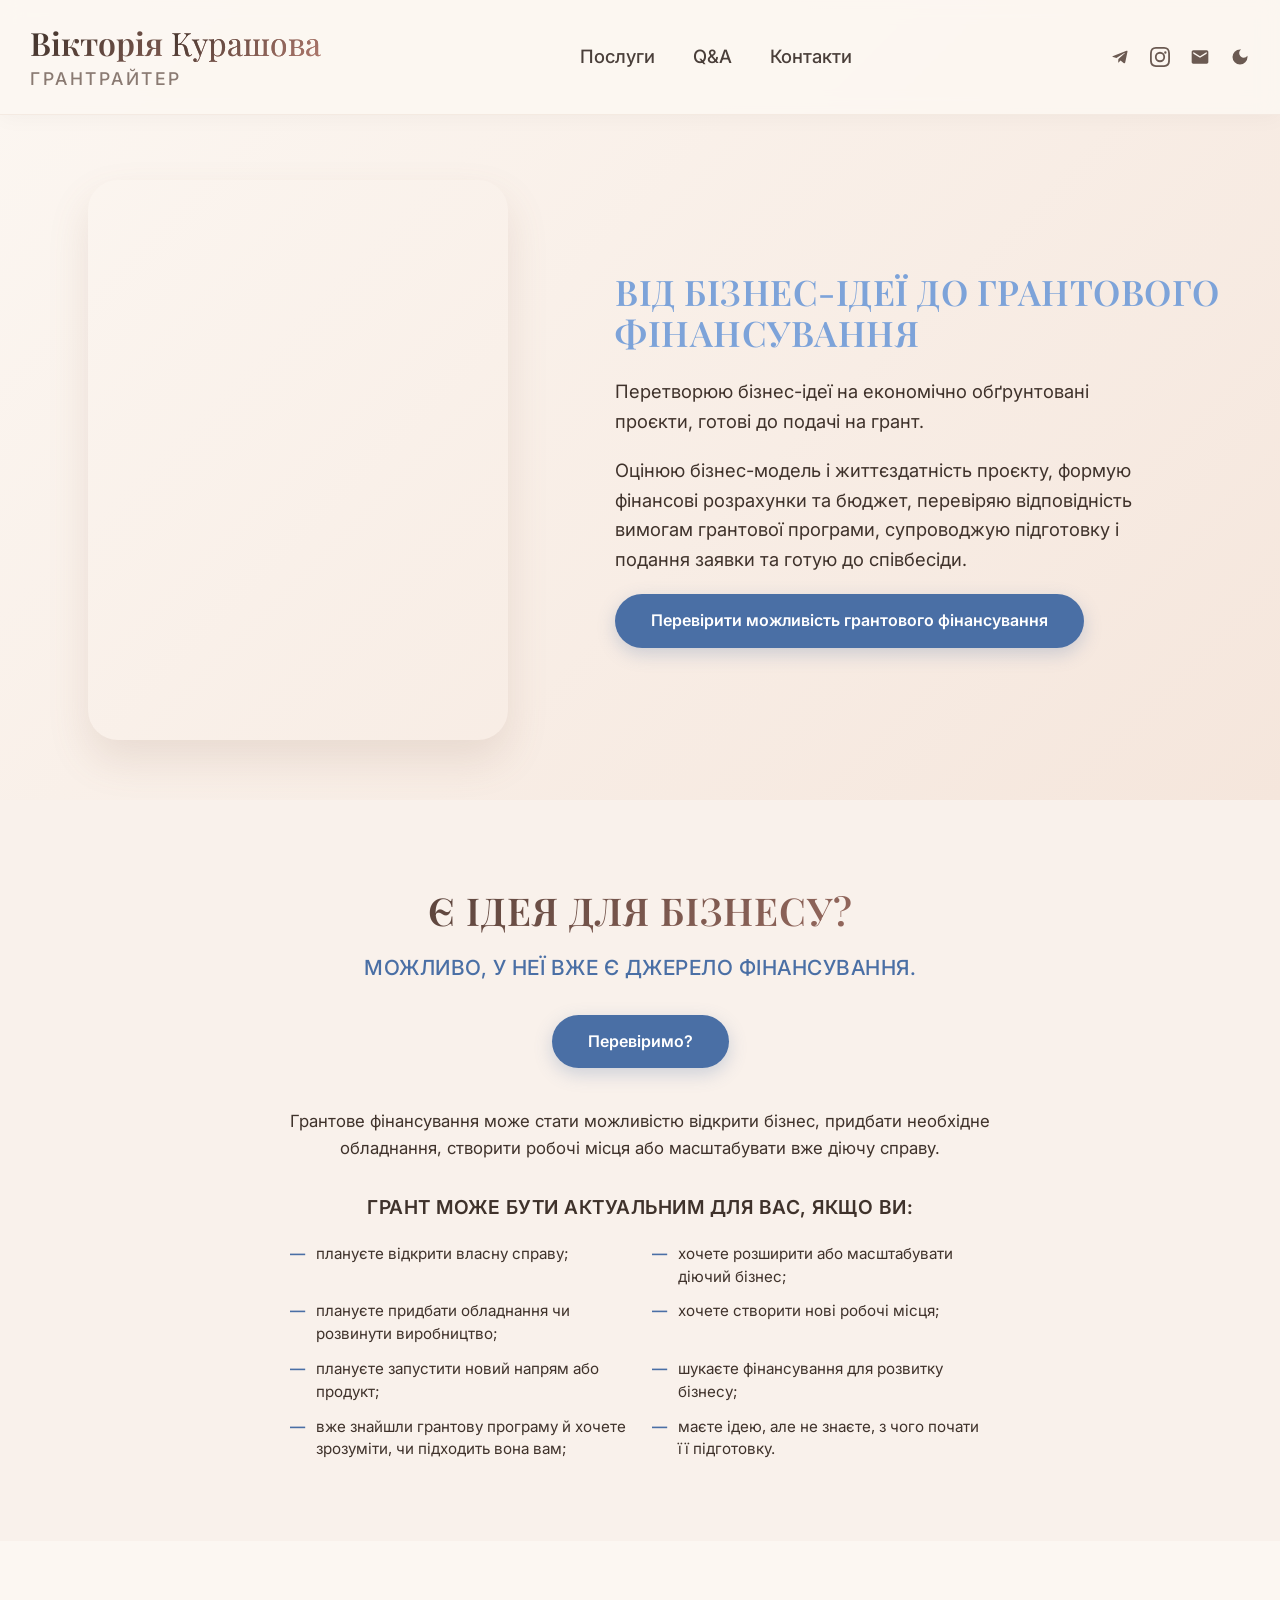
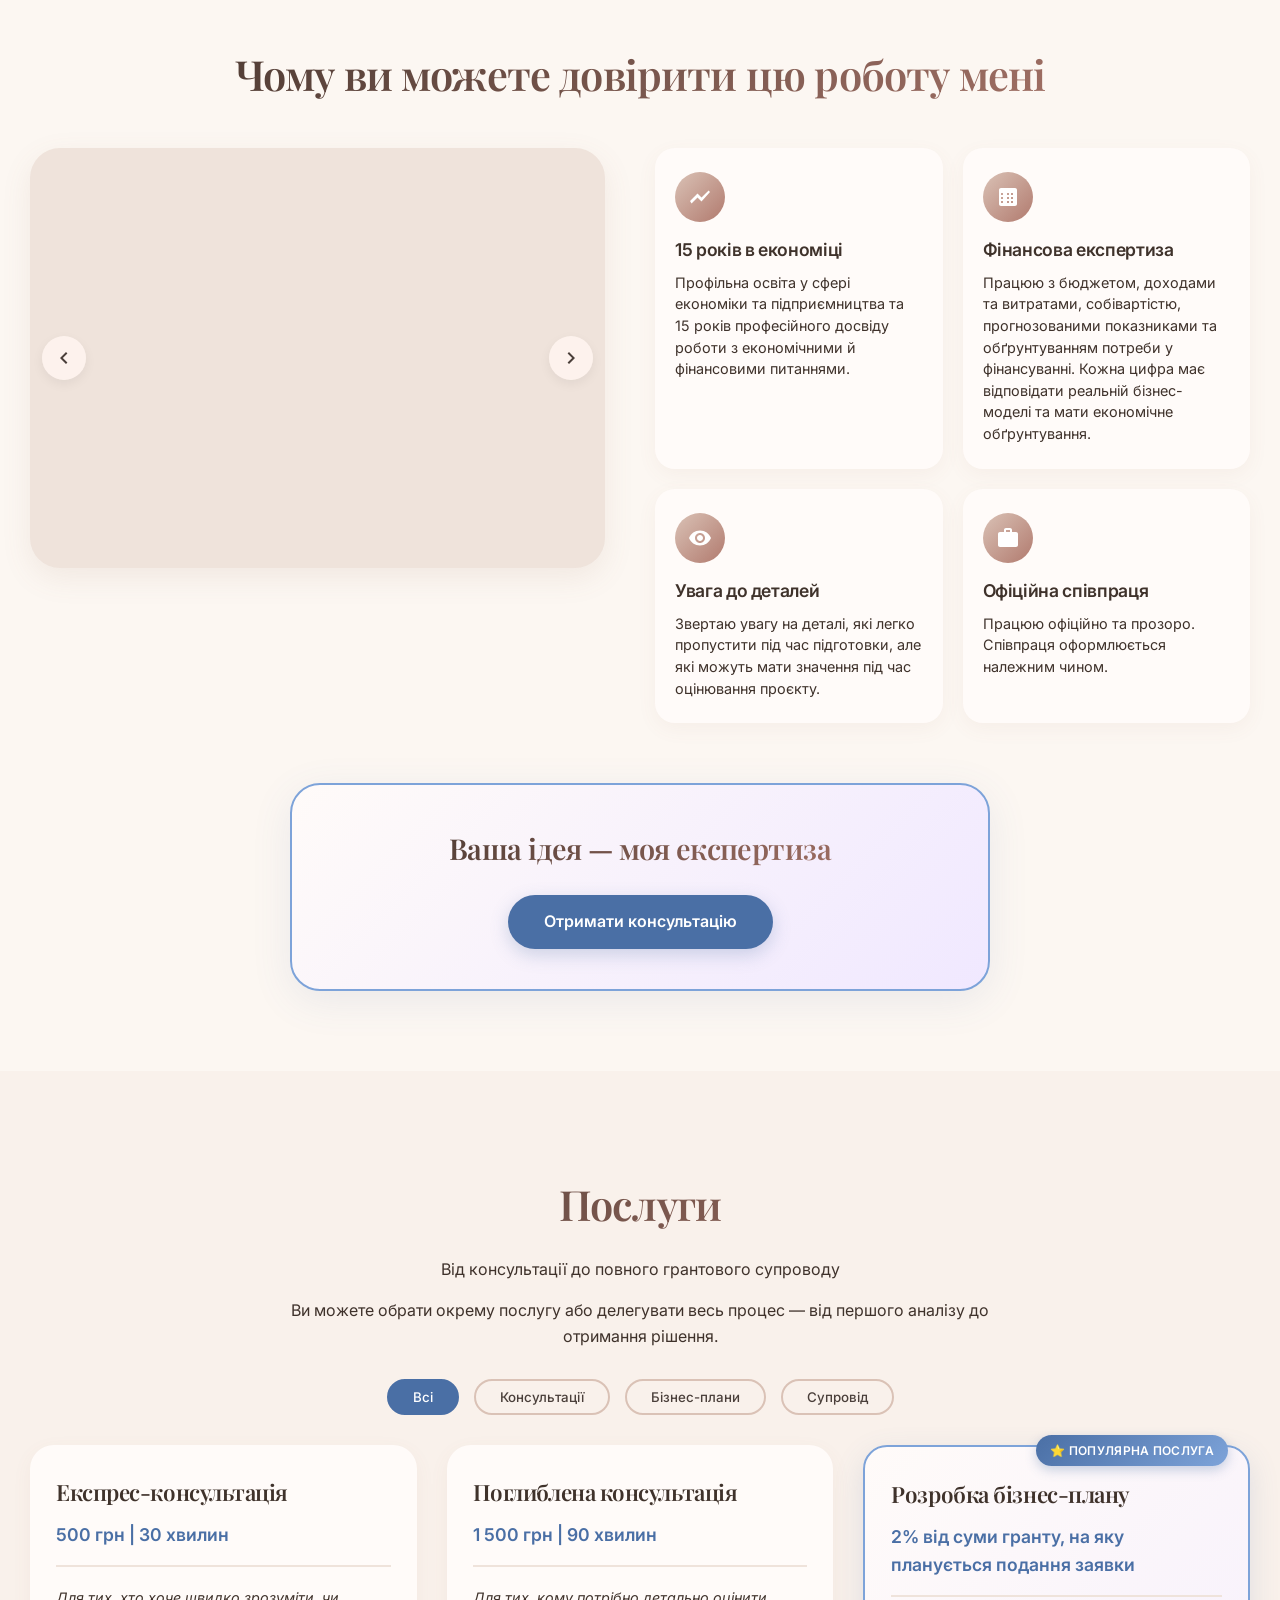
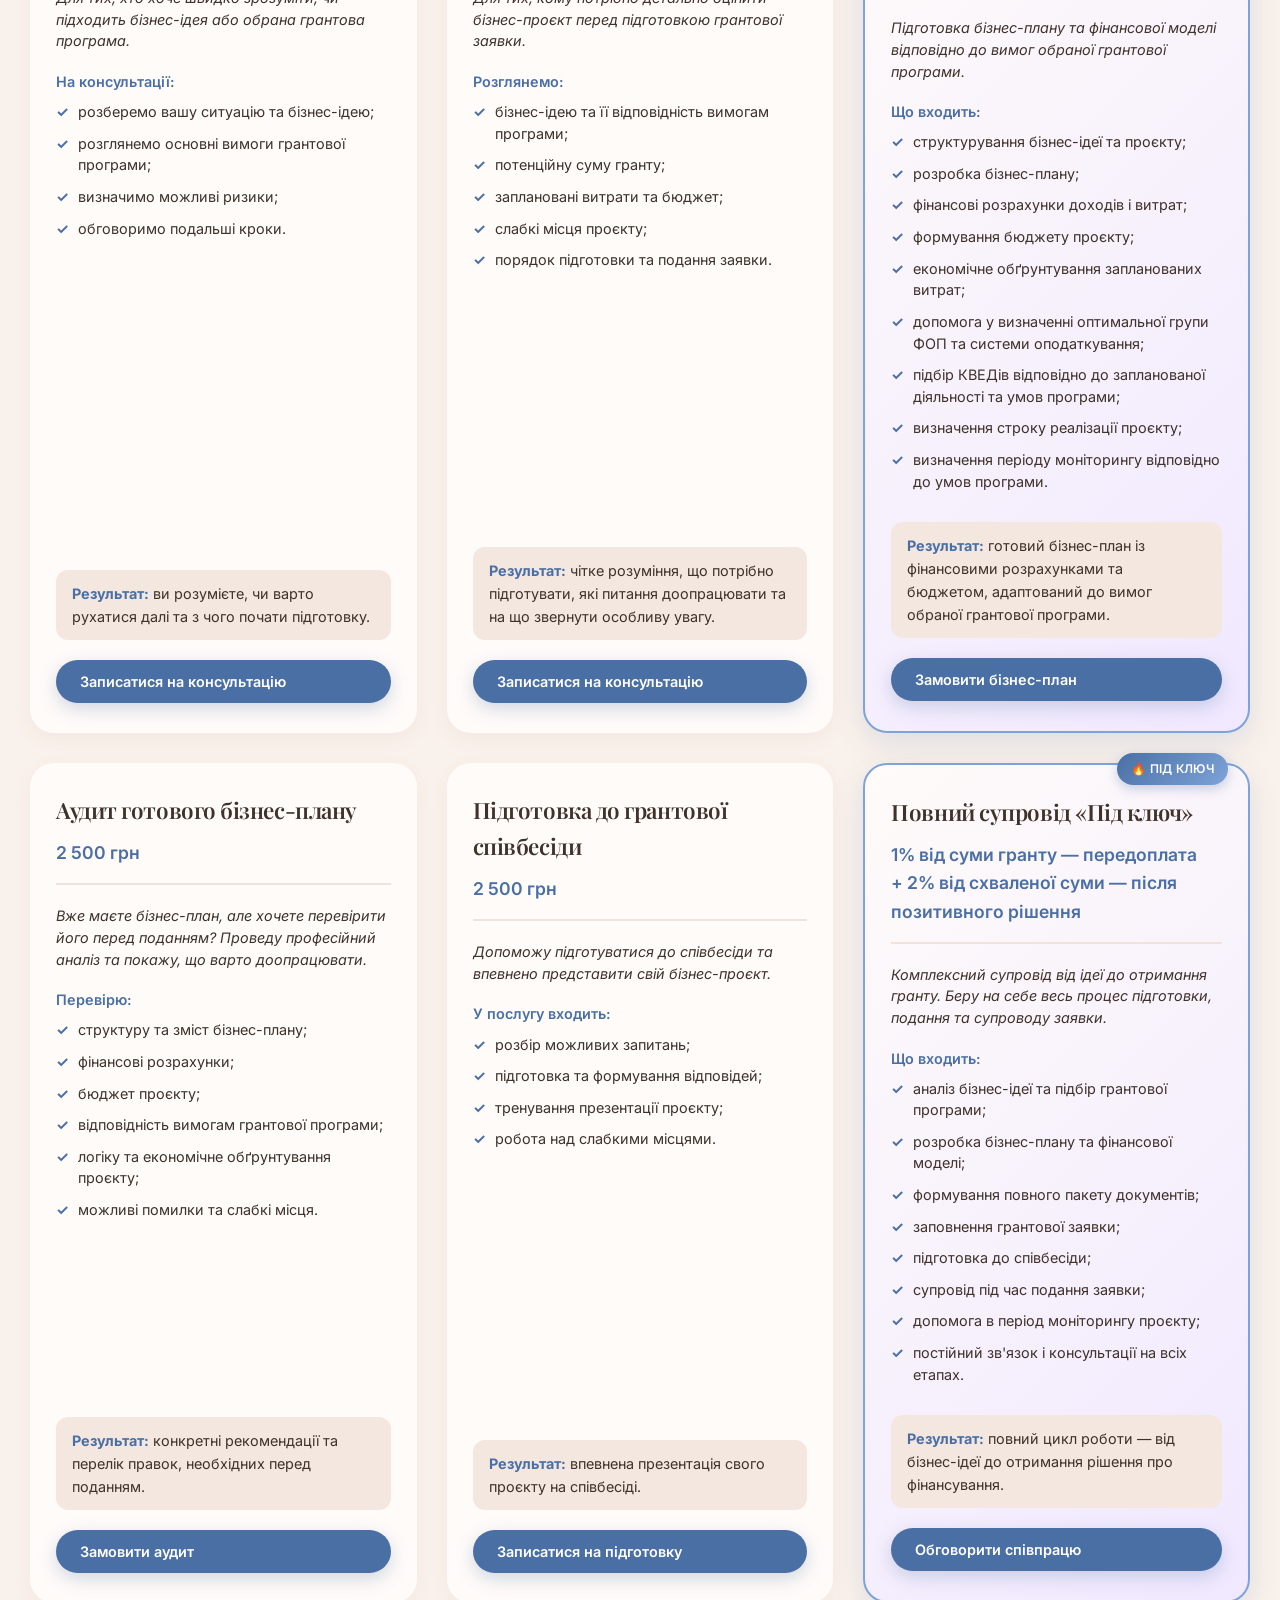
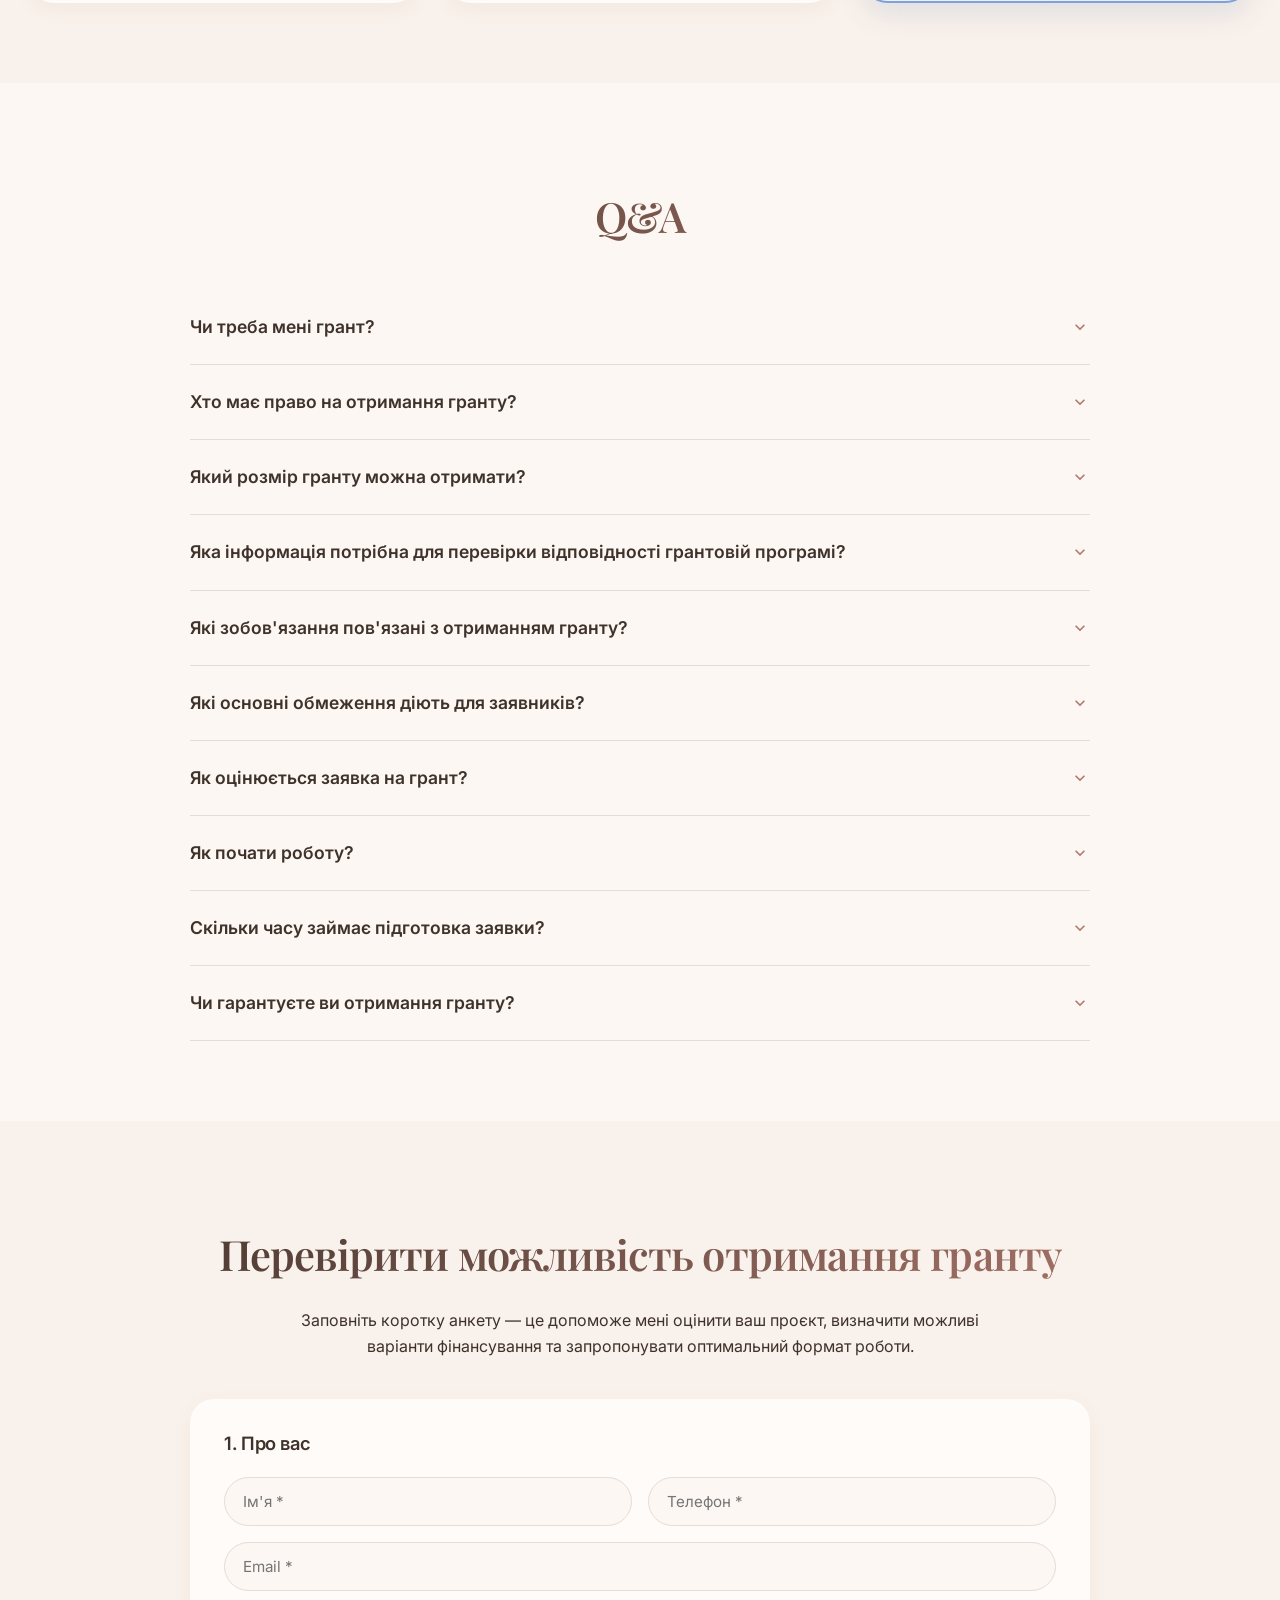
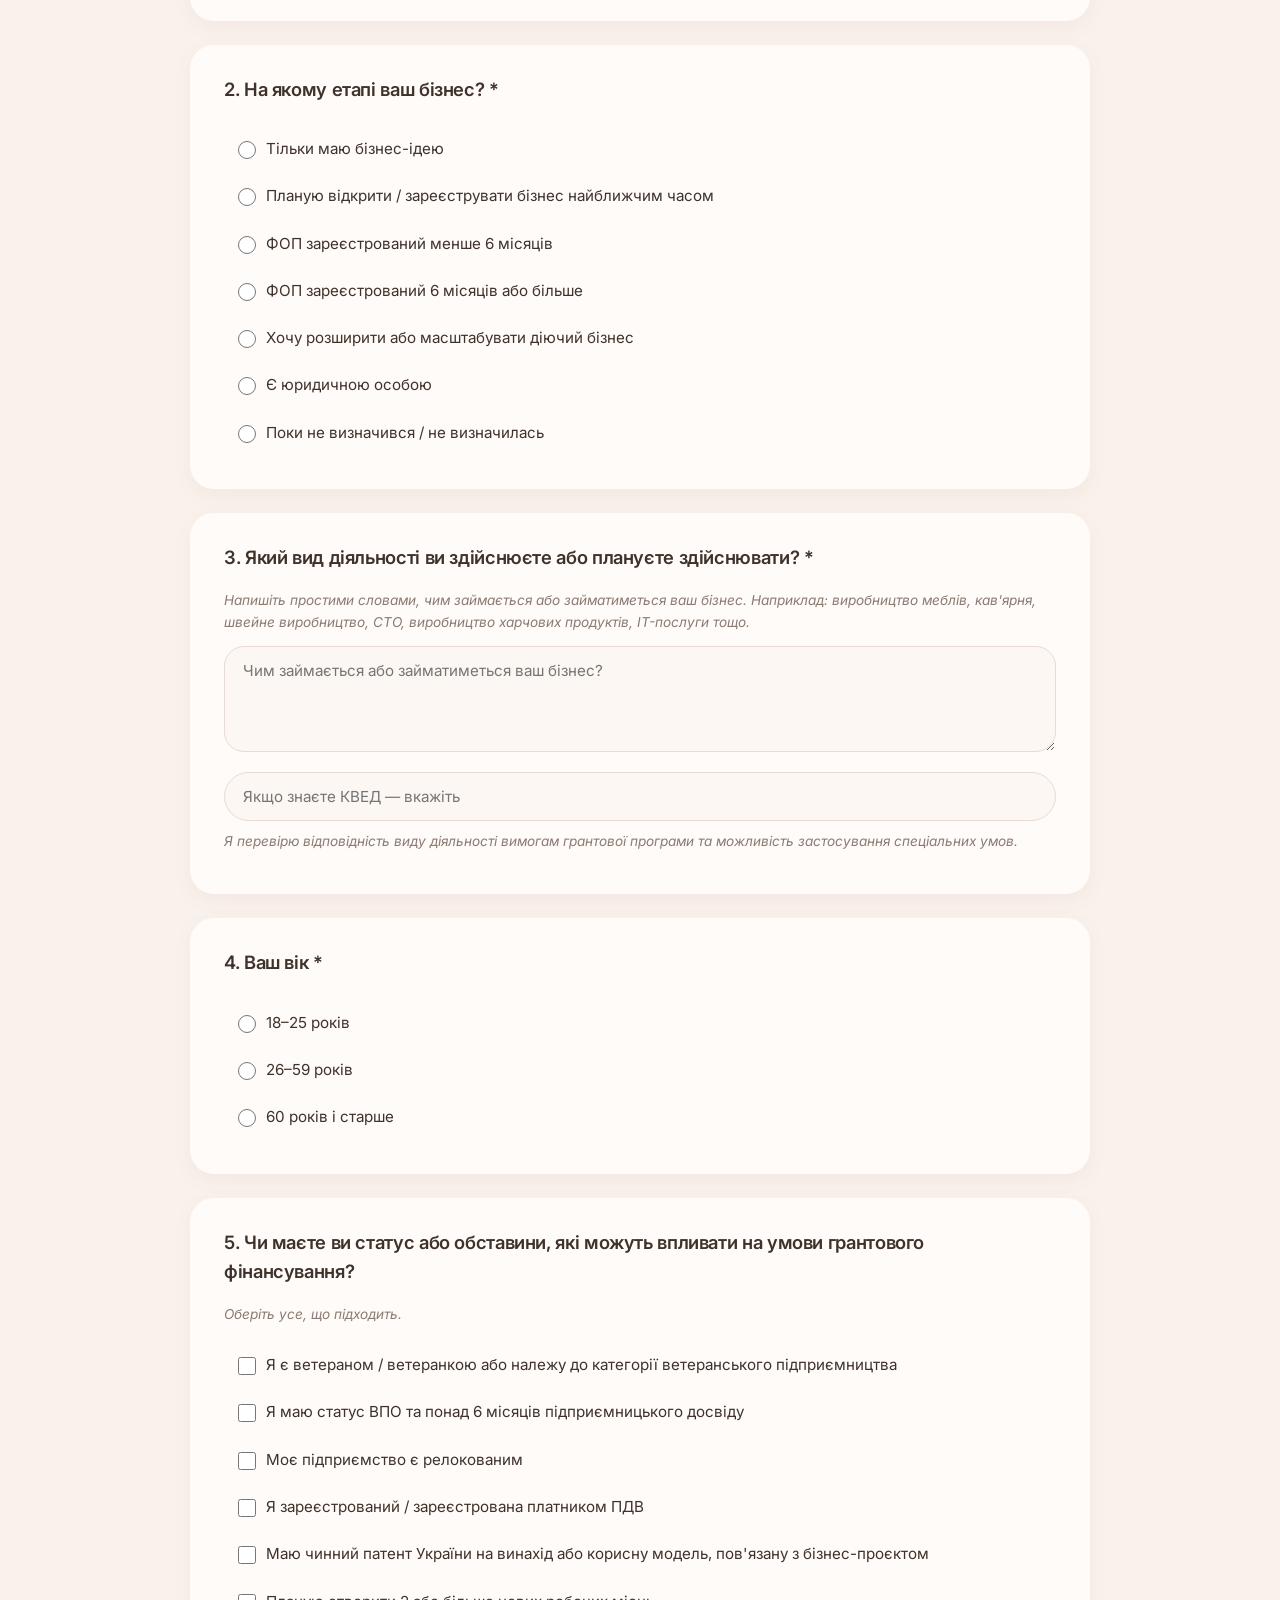
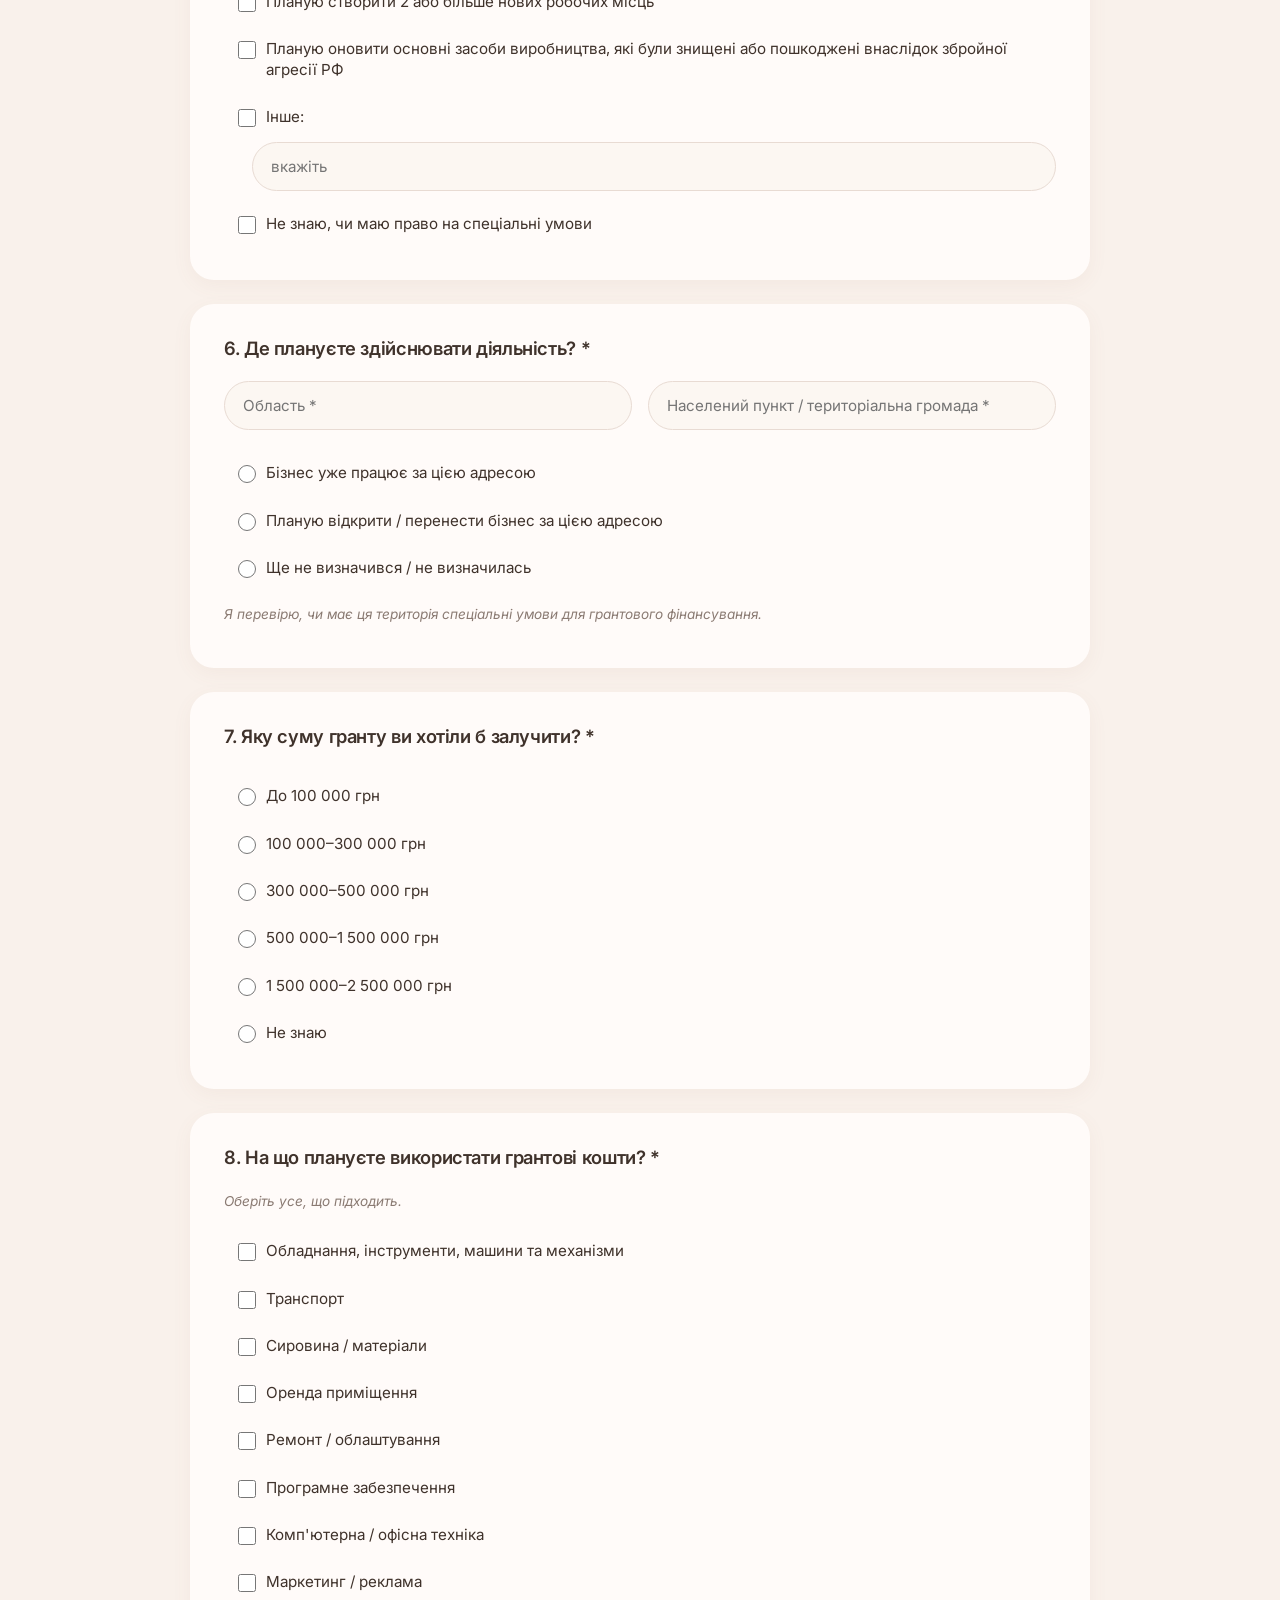
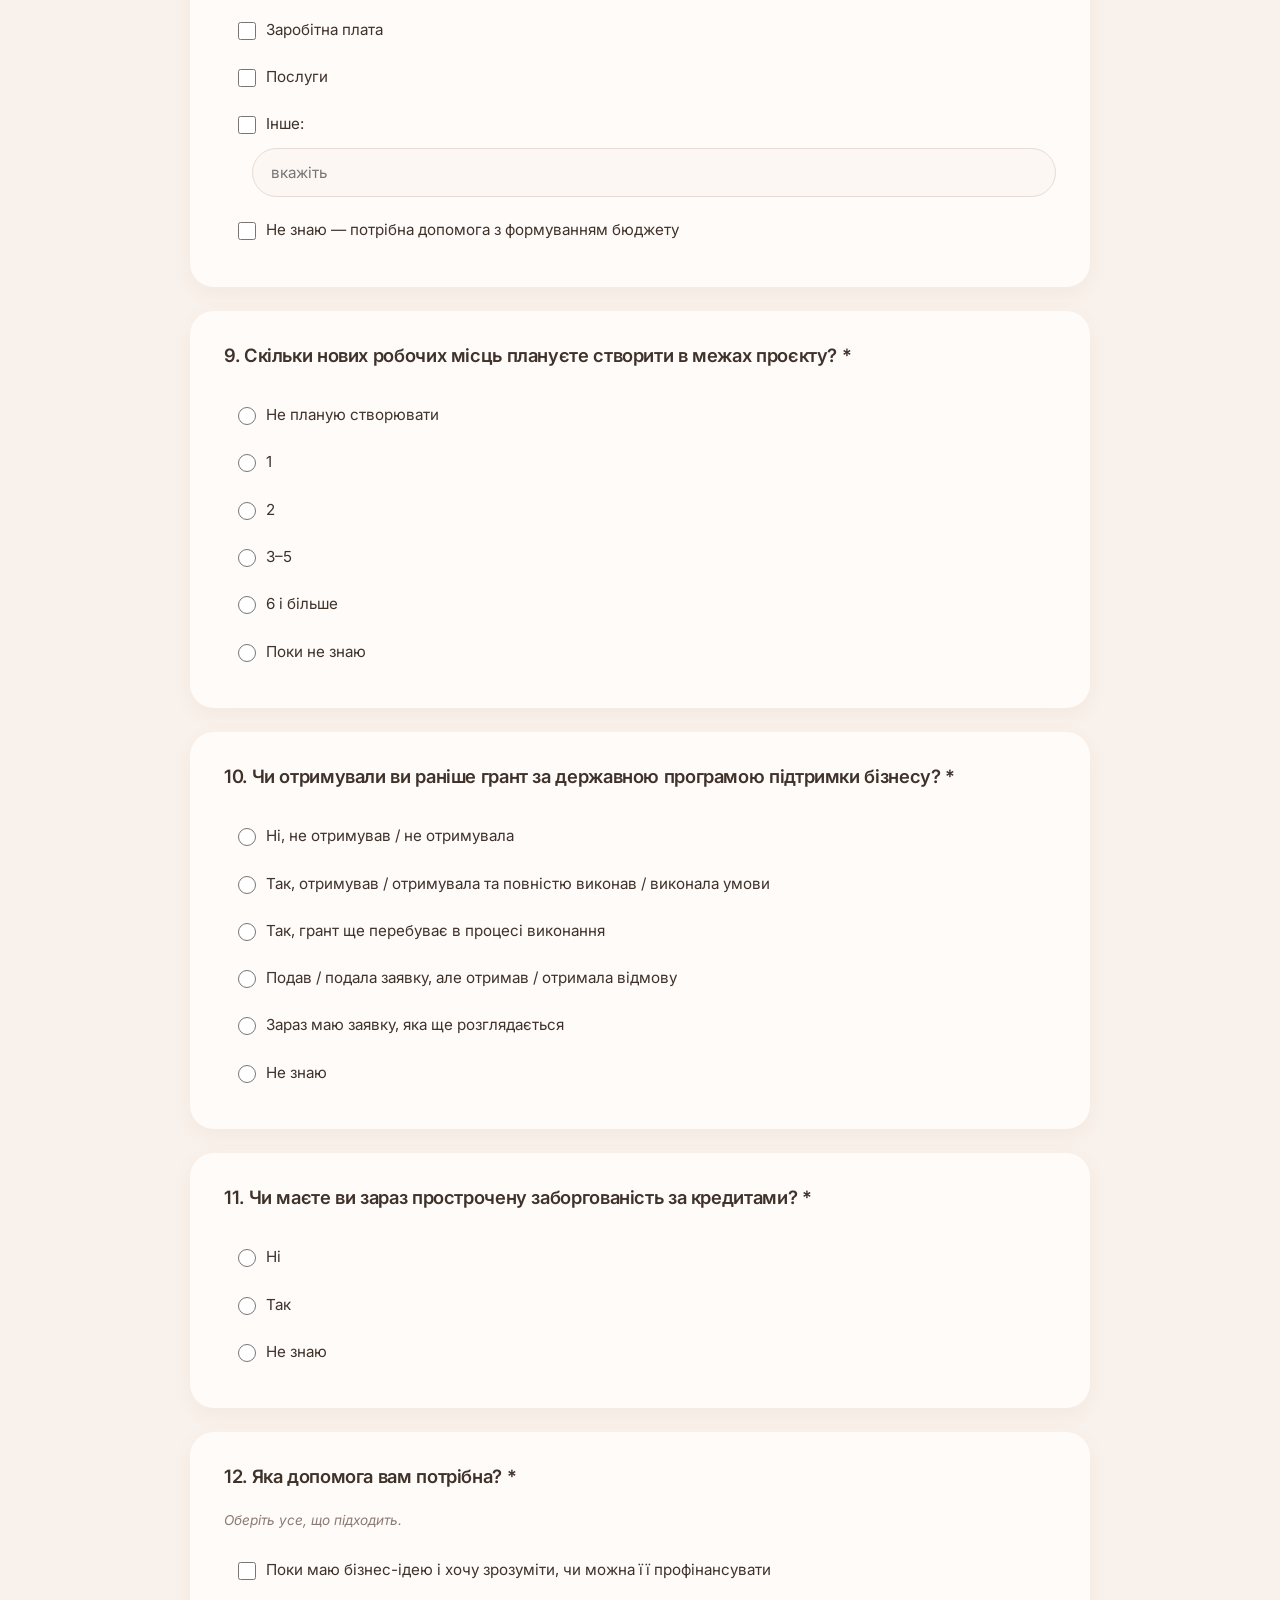
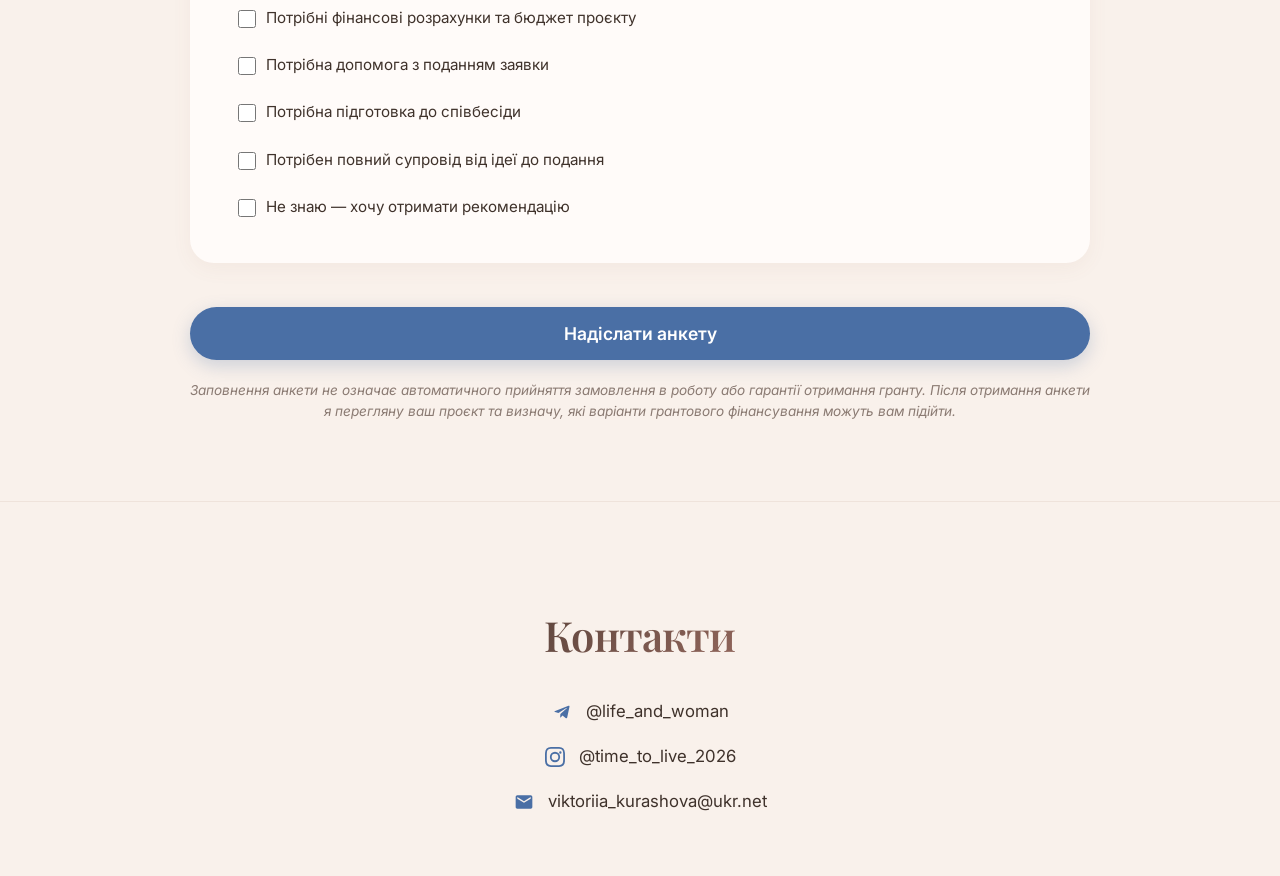
<file: index.html>
<!DOCTYPE html>
<html lang="uk">
<head>
  <meta charset="UTF-8" />
  <meta name="viewport" content="width=device-width, initial-scale=1.0, viewport-fit=cover" />
  <meta name="theme-color" content="#fcf7f2" media="(prefers-color-scheme: light)" />
  <meta name="theme-color" content="#1a1412" media="(prefers-color-scheme: dark)" />
  <title>Вікторія Курашова · Грантрайтер · Портфоліо</title>

  <meta name="description" content="Грантрайтер Вікторія Курашова. Допомога в отриманні грантів від бізнес-ідеї до перемоги." />
  <meta name="keywords" content="грантрайтер, написання грантів, портфоліо, гранти" />
  <meta name="robots" content="index, follow" />
  <link rel="canonical" href="https://winner.biz.ua/" />

  <meta property="og:title" content="Вікторія Курашова · Грантрайтер" />
  <meta property="og:description" content="Допомога в отриманні грантів від бізнес-ідеї до перемоги." />
  <meta property="og:type" content="website" />
  <meta property="og:image" content="https://winner.biz.ua/images/photo1.png" />
  <meta property="og:url" content="https://winner.biz.ua/" />

  <link rel="manifest" href="/manifest.json" />
  <link rel="apple-touch-icon" href="images/icon-192.png" />
  <meta name="apple-mobile-web-app-capable" content="yes" />
  <meta name="apple-mobile-web-app-status-bar-style" content="default" />
  <meta name="apple-mobile-web-app-title" content="Грантрайтер" />

  <link rel="preload" as="image" href="images/photo1.png" type="image/webp" />

  <!-- Google Tag Manager -->
  <script>(function(w,d,s,l,i){w[l]=w[l]||[];w[l].push({'gtm.start':
  new Date().getTime(),event:'gtm.js'});var f=d.getElementsByTagName(s)[0],
  j=d.createElement(s),dl=l!='dataLayer'?'&l='+l:'';j.async=true;j.src=
  'https://www.googletagmanager.com/gtm.js?id='+i+dl;f.parentNode.insertBefore(j,f);
  })(window,document,'script','dataLayer','GTM-MR5RRKVV');</script>

  <link rel="preconnect" href="https://fonts.googleapis.com" />
  <link rel="preconnect" href="https://fonts.gstatic.com" crossorigin />
  <link rel="preload" as="style" href="https://fonts.googleapis.com/css2?family=Inter:opsz,wght@14..32,300;14..32,400;14..32,500;14..32,600;14..32,700&family=Playfair+Display:ital,wght@0,400;0,600;0,700;1,400&display=swap" onload="this.onload=null;this.rel='stylesheet'" />
  <noscript>
    <link rel="stylesheet" href="https://fonts.googleapis.com/css2?family=Inter:opsz,wght@14..32,300;14..32,400;14..32,500;14..32,600;14..32,700&family=Playfair+Display:ital,wght@0,400;0,600;0,700;1,400&display=swap" />
  </noscript>

  <link rel="stylesheet" href="https://unpkg.com/aos@2.3.1/dist/aos.css" />

  <script type="application/ld+json">
  {
    "@context": "https://schema.org",
    "@type": "Person",
    "name": "Вікторія Курашова",
    "jobTitle": "Грантрайтер",
    "url": "https://winner.biz.ua",
    "image": "https://winner.biz.ua/images/photo1.png",
    "description": "Допомога в отриманні грантів від бізнес-ідеї до перемоги",
    "email": "viktoriia060488@icloud.com",
    "sameAs": [
      "https://t.me/life_and_woman",
      "https://www.instagram.com/time_to_live_2026"
    ],
    "knowsAbout": ["Грантрайтинг", "Бізнес-планування", "Проєктний менеджмент"]
  }
  </script>

  <link rel="stylesheet" href="style.css" />
</head>
<body>

  <noscript><iframe src="https://www.googletagmanager.com/ns.html?id=GTM-MR5RRKVV"
  height="0" width="0" style="display:none;visibility:hidden"></iframe></noscript>

  <div id="preloader"><div class="loader"></div></div>
  <div class="progress-bar" id="progressBar"></div>

  <header>
    <div class="container header-inner">
      <div class="logo">
        <span class="logo-name">Вікторія <span>Курашова</span></span>
        <span class="logo-sub">Грантрайтер</span>
      </div>

      <button class="burger-menu" id="burgerMenu" aria-label="Відкрити меню">
        <svg width="26" height="26" viewBox="0 0 24 24" fill="currentColor"><path d="M3 18h18v-2H3v2zm0-5h18v-2H3v2zm0-7v2h18V6H3z"/></svg>
      </button>

      <nav class="nav-menu" id="navMenu">
        <a href="#works">Послуги</a>
        <a href="#faq">Q&amp;A</a>
        <a href="#contacts">Контакти</a>
      </nav>

      <div class="header-socials">
        <!-- ВИДАЛЕНО ІКОНКУ ТЕЛЕФОНУ -->
        <a href="https://t.me/life_and_woman" target="_blank" data-tooltip="Telegram" aria-label="Telegram">
          <svg width="20" height="20" viewBox="0 0 24 24" fill="currentColor"><path d="M9.78 18.65l.28-4.23 7.68-6.92c.34-.31-.07-.46-.52-.19L7.74 13.3 3.64 12c-.88-.25-.89-.86.2-1.3l15.97-6.16c.73-.33 1.43.18 1.15 1.3l-2.72 12.81c-.19.91-.74 1.13-1.5.71L12.6 16.3l-1.99 1.93c-.23.23-.42.42-.83.42z"/></svg>
        </a>
        <a href="https://www.instagram.com/time_to_live_2026" target="_blank" data-tooltip="Instagram" aria-label="Instagram">
          <svg width="20" height="20" viewBox="0 0 24 24" fill="currentColor"><path d="M12 2.16c3.2 0 3.58.01 4.85.07 3.25.15 4.77 1.69 4.92 4.92.06 1.27.07 1.65.07 4.85 0 3.2-.01 3.58-.07 4.85-.15 3.23-1.66 4.77-4.92 4.92-1.27.06-1.65.07-4.85.07-3.2 0-3.58-.01-4.85-.07-3.26-.15-4.77-1.7-4.92-4.92-.06-1.27-.07-1.65-.07-4.85 0-3.2.01-3.58.07-4.85.15-3.23 1.66-4.77 4.92-4.92 1.27-.06 1.65-.07 4.85-.07zM12 0C8.74 0 8.33.01 7.05.07 2.7.27.27 2.69.07 7.05.01 8.33 0 8.74 0 12s.01 3.67.07 4.95c.2 4.36 2.62 6.78 6.98 6.98 1.28.06 1.69.07 4.95.07s3.67-.01 4.95-.07c4.35-.2 6.78-2.62 6.98-6.98.06-1.28.07-1.69.07-4.95s-.01-3.67-.07-4.95c-.2-4.35-2.62-6.78-6.98-6.98C15.67.01 15.26 0 12 0zm0 5.84a6.16 6.16 0 100 12.32 6.16 6.16 0 000-12.32zM12 16a4 4 0 110-8 4 4 0 010 8zm6.41-10.85a1.44 1.44 0 100 2.88 1.44 1.44 0 000-2.88z"/></svg>
        </a>
        <a href="mailto:viktoriia_kurashova@ukr.net" data-tooltip="viktoriia_kurashova@ukr.net" aria-label="Email">
          <svg width="20" height="20" viewBox="0 0 24 24" fill="currentColor"><path d="M20 4H4c-1.1 0-2 .9-2 2v12c0 1.1.9 2 2 2h16c1.1 0 2-.9 2-2V6c0-1.1-.9-2-2-2zm0 4l-8 5-8-5V6l8 5 8-5v2z"/></svg>
        </a>
        <button id="themeToggle" class="theme-toggle" data-tooltip="Тема" aria-label="Перемкнути тему">
          <svg width="20" height="20" viewBox="0 0 24 24" fill="currentColor" class="icon-moon"><path d="M12 3a9 9 0 109 9c0-.46-.04-.92-.1-1.36a5.39 5.39 0 01-4.4 2.26 5.4 5.4 0 01-3.14-9.8c-.44-.06-.9-.1-1.36-.1z"/></svg>
        </button>
      </div>
    </div>
  </header>

  <main>
    <section id="hero">
      <div class="container hero-grid">
        <div class="hero-left" data-aos="fade-right">
          <picture>
            <source srcset="images/photo1.png" type="image/webp" />
            <img src="images/photo1.png" alt="Вікторія Курашова" width="420" height="560" loading="eager" fetchpriority="high" />
          </picture>
        </div>
        <div class="hero-right" data-aos="fade-left">
          <h2 class="hero-title">Від бізнес-ідеї до грантового фінансування</h2>
          <p class="hero-desc">Перетворюю бізнес-ідеї на економічно обґрунтовані проєкти, готові до подачі на грант.</p>
          <p class="hero-desc">Оцінюю бізнес-модель і життєздатність проєкту, формую фінансові розрахунки та бюджет, перевіряю відповідність вимогам грантової програми, супроводжую підготовку і подання заявки та готую до співбесіди.</p>
          <a href="#anketa" class="btn-primary">Перевірити можливість грантового фінансування</a>
        </div>
      </div>
    </section>

    <section id="idea">
      <div class="container">
        <div class="idea-block" data-aos="fade-up">
          <h2 class="idea-title">Є ідея для бізнесу?</h2>
          <p class="idea-subtitle">Можливо, у неї вже є джерело фінансування.</p>
          <a href="#anketa" class="btn-primary">Перевіримо?</a>
          <p class="idea-desc">Грантове фінансування може стати можливістю відкрити бізнес, придбати необхідне обладнання, створити робочі місця або масштабувати вже діючу справу.</p>
          <h3 class="idea-list-title">Грант може бути актуальним для вас, якщо ви:</h3>
          <ul class="idea-list">
            <li>плануєте відкрити власну справу;</li>
            <li>хочете розширити або масштабувати діючий бізнес;</li>
            <li>плануєте придбати обладнання чи розвинути виробництво;</li>
            <li>хочете створити нові робочі місця;</li>
            <li>плануєте запустити новий напрям або продукт;</li>
            <li>шукаєте фінансування для розвитку бізнесу;</li>
            <li>вже знайшли грантову програму й хочете зрозуміти, чи підходить вона вам;</li>
            <li>маєте ідею, але не знаєте, з чого почати її підготовку.</li>
          </ul>
        </div>
      </div>
    </section>

    <section id="about">
      <div class="container">
        <h2 data-aos="fade-up">Чому ви можете довірити цю роботу мені</h2>

        <div class="about-grid">
          <div class="about-slider" data-aos="fade-right">
            <div class="slides" id="slides">
              <picture><source srcset="images/photo11.png" type="image/webp" /><img src="images/photo11.png" alt="Фото 1" width="600" height="400" loading="lazy" /></picture>
              <picture><source srcset="images/photo2.png" type="image/webp" /><img src="images/photo2.png" alt="Фото 2" width="600" height="400" loading="lazy" /></picture>
              <picture><source srcset="images/photo3.png" type="image/webp" /><img src="images/photo3.png" alt="Фото 3" width="600" height="400" loading="lazy" /></picture>
              <picture><source srcset="images/photo4.png" type="image/webp" /><img src="images/photo4.png" alt="Фото 4" width="600" height="400" loading="lazy" /></picture>
            </div>
            <button class="slider-btn prev" id="prevBtn" aria-label="Попереднє фото">
              <svg width="24" height="24" viewBox="0 0 24 24" fill="currentColor"><path d="M15.41 7.41L14 6l-6 6 6 6 1.41-1.41L10.83 12z"/></svg>
            </button>
            <button class="slider-btn next" id="nextBtn" aria-label="Наступне фото">
              <svg width="24" height="24" viewBox="0 0 24 24" fill="currentColor"><path d="M10 6L8.59 7.41 13.17 12l-4.58 4.59L10 18l6-6z"/></svg>
            </button>
          </div>

          <div class="about-features" data-aos="fade-left">
            <div class="feature-card" data-aos="fade-up" data-aos-delay="100">
              <div class="feature-icon">
                <svg width="24" height="24" viewBox="0 0 24 24" fill="currentColor"><path d="M3.5 18.5l6-6 4 4L22 6.92l-1.41-1.41-7.09 7.09-4-4L2 16z"/></svg>
              </div>
              <h3>15 років в економіці</h3>
              <p>Профільна освіта у сфері економіки та підприємництва та 15 років професійного досвіду роботи з економічними й фінансовими питаннями.</p>
            </div>
            <div class="feature-card" data-aos="fade-up" data-aos-delay="200">
              <div class="feature-icon">
                <svg width="24" height="24" viewBox="0 0 24 24" fill="currentColor"><path d="M19 3H5c-1.1 0-2 .9-2 2v14c0 1.1.9 2 2 2h14c1.1 0 2-.9 2-2V5c0-1.1-.9-2-2-2zm-6 15h-2v-2h2v2zm0-4h-2v-2h2v2zm0-4h-2V8h2v2zm4 8h-2v-2h2v2zm0-4h-2v-2h2v2zm0-4h-2V8h2v2zM7 18H5v-2h2v2zm0-4H5v-2h2v2zm0-4H5V8h2v2z"/></svg>
              </div>
              <h3>Фінансова експертиза</h3>
              <p>Працюю з бюджетом, доходами та витратами, собівартістю, прогнозованими показниками та обґрунтуванням потреби у фінансуванні. Кожна цифра має відповідати реальній бізнес-моделі та мати економічне обґрунтування.</p>
            </div>
            <div class="feature-card" data-aos="fade-up" data-aos-delay="300">
              <div class="feature-icon">
                <svg width="24" height="24" viewBox="0 0 24 24" fill="currentColor"><path d="M12 4.5C7 4.5 2.73 7.61 1 12c1.73 4.39 6 7.5 11 7.5s9.27-3.11 11-7.5c-1.73-4.39-6-7.5-11-7.5zM12 17c-2.76 0-5-2.24-5-5s2.24-5 5-5 5 2.24 5 5-2.24 5-5 5zm0-8c-1.66 0-3 1.34-3 3s1.34 3 3 3 3-1.34 3-3-1.34-3-3-3z"/></svg>
              </div>
              <h3>Увага до деталей</h3>
              <p>Звертаю увагу на деталі, які легко пропустити під час підготовки, але які можуть мати значення під час оцінювання проєкту.</p>
            </div>
            <div class="feature-card" data-aos="fade-up" data-aos-delay="400">
              <div class="feature-icon">
                <svg width="24" height="24" viewBox="0 0 24 24" fill="currentColor"><path d="M20 6h-4V4c0-1.11-.89-2-2-2h-4c-1.11 0-2 .89-2 2v2H4c-1.11 0-1.99.89-1.99 2L2 19c0 1.11.89 2 2 2h16c1.11 0 2-.89 2-2V8c0-1.11-.89-2-2-2zm-6 0h-4V4h4v2z"/></svg>
              </div>
              <h3>Офіційна співпраця</h3>
              <p>Працюю офіційно та прозоро. Співпраця оформлюється належним чином.</p>
            </div>
          </div>
        </div>

        <div class="approach-block" data-aos="fade-up">
          <h3 class="approach-title">Ваша ідея — моя експертиза</h3>
          <a href="#anketa" class="btn-primary">Отримати консультацію</a>
        </div>
      </div>
    </section>

    <section id="works">
      <div class="container">
        <h2 data-aos="fade-up">Послуги</h2>
        <p class="section-subtitle" data-aos="fade-up">Від консультації до повного грантового супроводу</p>
        <p class="section-subtitle" data-aos="fade-up">Ви можете обрати окрему послугу або делегувати весь процес — від першого аналізу до отримання рішення.</p>

        <div class="filter-buttons" data-aos="fade-up">
          <button class="filter-btn active" data-filter="all">Всі</button>
          <button class="filter-btn" data-filter="consult">Консультації</button>
          <button class="filter-btn" data-filter="plan">Бізнес-плани</button>
          <button class="filter-btn" data-filter="support">Супровід</button>
        </div>

        <div class="works-grid">
          <div class="work-card" data-category="consult" data-aos="fade-up" data-aos-delay="50">
            <h3>Експрес-консультація</h3>
            <p class="work-price">500 грн | 30 хвилин</p>
            <p class="work-intro">Для тих, хто хоче швидко зрозуміти, чи підходить бізнес-ідея або обрана грантова програма.</p>
            <p class="work-label">На консультації:</p>
            <ul class="work-list">
              <li>розберемо вашу ситуацію та бізнес-ідею;</li>
              <li>розглянемо основні вимоги грантової програми;</li>
              <li>визначимо можливі ризики;</li>
              <li>обговоримо подальші кроки.</li>
            </ul>
            <p class="work-result"><strong>Результат:</strong> ви розумієте, чи варто рухатися далі та з чого почати підготовку.</p>
            <a href="#anketa" class="btn-primary btn-small">Записатися на консультацію</a>
          </div>

          <div class="work-card" data-category="consult" data-aos="fade-up" data-aos-delay="100">
            <h3>Поглиблена консультація</h3>
            <p class="work-price">1 500 грн | 90 хвилин</p>
            <p class="work-intro">Для тих, кому потрібно детально оцінити бізнес-проєкт перед підготовкою грантової заявки.</p>
            <p class="work-label">Розглянемо:</p>
            <ul class="work-list">
              <li>бізнес-ідею та її відповідність вимогам програми;</li>
              <li>потенційну суму гранту;</li>
              <li>заплановані витрати та бюджет;</li>
              <li>слабкі місця проєкту;</li>
              <li>порядок підготовки та подання заявки.</li>
            </ul>
            <p class="work-result"><strong>Результат:</strong> чітке розуміння, що потрібно підготувати, які питання доопрацювати та на що звернути особливу увагу.</p>
            <a href="#anketa" class="btn-primary btn-small">Записатися на консультацію</a>
          </div>

          <div class="work-card featured" data-category="plan" data-aos="fade-up" data-aos-delay="150">
            <span class="badge-featured">⭐ Популярна послуга</span>
            <h3>Розробка бізнес-плану</h3>
            <p class="work-price">2% від суми гранту, на яку планується подання заявки</p>
            <p class="work-intro">Підготовка бізнес-плану та фінансової моделі відповідно до вимог обраної грантової програми.</p>
            <p class="work-label">Що входить:</p>
            <ul class="work-list">
              <li>структурування бізнес-ідеї та проєкту;</li>
              <li>розробка бізнес-плану;</li>
              <li>фінансові розрахунки доходів і витрат;</li>
              <li>формування бюджету проєкту;</li>
              <li>економічне обґрунтування запланованих витрат;</li>
              <li>допомога у визначенні оптимальної групи ФОП та системи оподаткування;</li>
              <li>підбір КВЕДів відповідно до запланованої діяльності та умов програми;</li>
              <li>визначення строку реалізації проєкту;</li>
              <li>визначення періоду моніторингу відповідно до умов програми.</li>
            </ul>
            <p class="work-result"><strong>Результат:</strong> готовий бізнес-план із фінансовими розрахунками та бюджетом, адаптований до вимог обраної грантової програми.</p>
            <a href="#anketa" class="btn-primary btn-small">Замовити бізнес-план</a>
          </div>

          <div class="work-card" data-category="plan" data-aos="fade-up" data-aos-delay="200">
            <h3>Аудит готового бізнес-плану</h3>
            <p class="work-price">2 500 грн</p>
            <p class="work-intro">Вже маєте бізнес-план, але хочете перевірити його перед поданням? Проведу професійний аналіз та покажу, що варто доопрацювати.</p>
            <p class="work-label">Перевірю:</p>
            <ul class="work-list">
              <li>структуру та зміст бізнес-плану;</li>
              <li>фінансові розрахунки;</li>
              <li>бюджет проєкту;</li>
              <li>відповідність вимогам грантової програми;</li>
              <li>логіку та економічне обґрунтування проєкту;</li>
              <li>можливі помилки та слабкі місця.</li>
            </ul>
            <p class="work-result"><strong>Результат:</strong> конкретні рекомендації та перелік правок, необхідних перед поданням.</p>
            <a href="#anketa" class="btn-primary btn-small">Замовити аудит</a>
          </div>

          <div class="work-card" data-category="consult" data-aos="fade-up" data-aos-delay="250">
            <h3>Підготовка до грантової співбесіди</h3>
            <p class="work-price">2 500 грн</p>
            <p class="work-intro">Допоможу підготуватися до співбесіди та впевнено представити свій бізнес-проєкт.</p>
            <p class="work-label">У послугу входить:</p>
            <ul class="work-list">
              <li>розбір можливих запитань;</li>
              <li>підготовка та формування відповідей;</li>
              <li>тренування презентації проєкту;</li>
              <li>робота над слабкими місцями.</li>
            </ul>
            <p class="work-result"><strong>Результат:</strong> впевнена презентація свого проєкту на співбесіді.</p>
            <a href="#anketa" class="btn-primary btn-small">Записатися на підготовку</a>
          </div>

          <div class="work-card featured" data-category="support" data-aos="fade-up" data-aos-delay="300">
            <span class="badge-featured">🔥 Під ключ</span>
            <h3>Повний супровід «Під ключ»</h3>
            <p class="work-price">1% від суми гранту — передоплата<br>+ 2% від схваленої суми — після позитивного рішення</p>
            <p class="work-intro">Комплексний супровід від ідеї до отримання гранту. Беру на себе весь процес підготовки, подання та супроводу заявки.</p>
            <p class="work-label">Що входить:</p>
            <ul class="work-list">
              <li>аналіз бізнес-ідеї та підбір грантової програми;</li>
              <li>розробка бізнес-плану та фінансової моделі;</li>
              <li>формування повного пакету документів;</li>
              <li>заповнення грантової заявки;</li>
              <li>підготовка до співбесіди;</li>
              <li>супровід під час подання заявки;</li>
              <li>допомога в період моніторингу проєкту;</li>
              <li>постійний зв'язок і консультації на всіх етапах.</li>
            </ul>
            <p class="work-result"><strong>Результат:</strong> повний цикл роботи — від бізнес-ідеї до отримання рішення про фінансування.</p>
            <a href="#anketa" class="btn-primary btn-small">Обговорити співпрацю</a>
          </div>
        </div>
      </div>
    </section>

    <section id="faq">
      <div class="container">
        <h2 data-aos="fade-up">Q&amp;A</h2>
        <div class="faq-list">
          <div class="faq-item" data-aos="fade-up">
            <div class="faq-question">
              <span>Чи треба мені грант?</span>
              <svg class="faq-icon" width="20" height="20" viewBox="0 0 24 24" fill="currentColor"><path d="M7.41 8.59L12 13.17l4.59-4.58L18 10l-6 6-6-6 1.41-1.41z"/></svg>
            </div>
            <div class="faq-answer">
              <p>Вам варто звернутися, якщо ви:</p>
              <ul>
                <li>маєте бізнес-ідею та плануєте її реалізувати;</li>
                <li>хочете відкрити або масштабувати бізнес;</li>
                <li>плануєте придбати обладнання, створити робочі місця чи розширити виробництво;</li>
                <li>вже маєте бізнес, але потребуєте фінансування для розвитку;</li>
                <li>знайшли грантову програму, але не розумієте, наскільки ваш проєкт їй відповідає;</li>
                <li>маєте ідею, але не знаєте, як перевести її у цифри та грантовий проєкт.</li>
              </ul>
              <p>Я допомагаю оцінити, чи має ваш проєкт потенціал для участі у грантовій програмі.</p>
            </div>
          </div>

          <div class="faq-item" data-aos="fade-up">
            <div class="faq-question">
              <span>Хто має право на отримання гранту?</span>
              <svg class="faq-icon" width="20" height="20" viewBox="0 0 24 24" fill="currentColor"><path d="M7.41 8.59L12 13.17l4.59-4.58L18 10l-6 6-6-6 1.41-1.41z"/></svg>
            </div>
            <div class="faq-answer">
              <p>Отримати грант можуть фізичні особи, які планують започаткувати власну справу, фізичні особи — підприємці та юридичні особи, які відповідають вимогам програми.</p>
              <p>Зокрема, заявник має відповідати встановленим Порядком вимогам щодо провадження діяльності, відсутності санкцій, процедур банкрутства, заборгованості перед бюджетом та інших передбачених програмою обмежень.</p>
              <p>Окремі вимоги можуть відрізнятися залежно від категорії заявника та виду гранту. Тому перед підготовкою заявки ми проводимо попередню перевірку відповідності вашого проєкту актуальним вимогам програми.</p>
            </div>
          </div>

          <div class="faq-item" data-aos="fade-up">
            <div class="faq-question">
              <span>Який розмір гранту можна отримати?</span>
              <svg class="faq-icon" width="20" height="20" viewBox="0 0 24 24" fill="currentColor"><path d="M7.41 8.59L12 13.17l4.59-4.58L18 10l-6 6-6-6 1.41-1.41z"/></svg>
            </div>
            <div class="faq-answer">
              <p>Розмір гранту залежить від категорії заявника, виду проєкту та умов програми.</p>
              <p>У межах відповідних грантових програм сума може становити від 100 тисяч до 2,5 млн грн. Конкретний розмір гранту визначається відповідно до умов програми, категорії заявника та обґрунтованої потреби у фінансуванні.</p>
              <p>Під час консультації ми визначаємо, на який розмір гранту може претендувати саме ваш проєкт та які умови необхідно виконати.</p>
            </div>
          </div>

          <div class="faq-item" data-aos="fade-up">
            <div class="faq-question">
              <span>Яка інформація потрібна для перевірки відповідності грантовій програмі?</span>
              <svg class="faq-icon" width="20" height="20" viewBox="0 0 24 24" fill="currentColor"><path d="M7.41 8.59L12 13.17l4.59-4.58L18 10l-6 6-6-6 1.41-1.41z"/></svg>
            </div>
            <div class="faq-answer">
              <p>Для попередньої перевірки нам знадобиться:</p>
              <ol>
                <li>ЄДРПОУ юридичної особи або РНОКПП ФОП / фізичної особи.</li>
                <li>РНОКПП засновників та керівника — для юридичної особи.</li>
                <li>Інформація про кредитну історію або сформований звіт кредитної історії — якщо він необхідний для перевірки відповідності вимогам програми.</li>
                <li>Електронна пошта.</li>
                <li>Адреса реєстрації.</li>
                <li>Номер телефону.</li>
                <li>Коротка інформація про бізнес або бізнес-ідею.</li>
                <li>Інформація про запланований проєкт, його бюджет та потребу у фінансуванні.</li>
              </ol>
              <p>Після отримання інформації ми проводимо попередній аналіз та визначаємо, чи відповідає ваш проєкт основним вимогам програми.</p>
            </div>
          </div>

          <div class="faq-item" data-aos="fade-up">
            <div class="faq-question">
              <span>Які зобов'язання пов'язані з отриманням гранту?</span>
              <svg class="faq-icon" width="20" height="20" viewBox="0 0 24 24" fill="currentColor"><path d="M7.41 8.59L12 13.17l4.59-4.58L18 10l-6 6-6-6 1.41-1.41z"/></svg>
            </div>
            <div class="faq-answer">
              <p>Отримання гранту передбачає виконання умов, визначених Порядком та договором про надання гранту.</p>
              <p>Залежно від категорії отримувача та виду гранту це може передбачати створення робочих місць, цільове використання коштів, здійснення підприємницької діяльності протягом визначеного періоду та виконання інших встановлених умов.</p>
              <p>Перед поданням заявки ми пояснюємо зобов'язання, які виникатимуть у разі отримання гранту.</p>
            </div>
          </div>

          <div class="faq-item" data-aos="fade-up">
            <div class="faq-question">
              <span>Які основні обмеження діють для заявників?</span>
              <svg class="faq-icon" width="20" height="20" viewBox="0 0 24 24" fill="currentColor"><path d="M7.41 8.59L12 13.17l4.59-4.58L18 10l-6 6-6-6 1.41-1.41z"/></svg>
            </div>
            <div class="faq-answer">
              <p>Порядком передбачені вимоги та обмеження щодо заявників, зокрема щодо:</p>
              <ul>
                <li>провадження діяльності на тимчасово окупованих територіях України;</li>
                <li>здійснення діяльності на території рф;</li>
                <li>перебування під санкціями;</li>
                <li>наявності відкритих процедур банкрутства;</li>
                <li>наявності заборгованості перед бюджетом;</li>
                <li>притягнення до відповідальності за визначені законодавством корупційні правопорушення;</li>
                <li>здійснення окремих видів господарської діяльності, які не можуть фінансуватися в межах програми;</li>
                <li>належності до окремих фінансових та інших установ, щодо яких встановлені обмеження.</li>
              </ul>
              <p>Остаточна відповідність заявника визначається відповідно до чинної редакції Порядку на момент подання заявки.</p>
            </div>
          </div>

          <div class="faq-item" data-aos="fade-up">
            <div class="faq-question">
              <span>Як оцінюється заявка на грант?</span>
              <svg class="faq-icon" width="20" height="20" viewBox="0 0 24 24" fill="currentColor"><path d="M7.41 8.59L12 13.17l4.59-4.58L18 10l-6 6-6-6 1.41-1.41z"/></svg>
            </div>
            <div class="faq-answer">
              <p>Заявка та бізнес-план оцінюються відповідно до встановлених критеріїв.</p>
              <p>З 1 вересня 2026 року для прийняття позитивного рішення необхідно набрати не менше 130 балів із максимально можливих 250.</p>
              <p>Тому важливо не лише відповідати формальним вимогам програми, а й правильно підготувати бізнес-план, фінансові розрахунки та обґрунтування проєкту відповідно до критеріїв оцінювання.</p>
              <p>Саме тому професійна підготовка заявки може суттєво вплинути на її відповідність встановленим критеріям.</p>
            </div>
          </div>

          <div class="faq-item" data-aos="fade-up">
            <div class="faq-question">
              <span>Як почати роботу?</span>
              <svg class="faq-icon" width="20" height="20" viewBox="0 0 24 24" fill="currentColor"><path d="M7.41 8.59L12 13.17l4.59-4.58L18 10l-6 6-6-6 1.41-1.41z"/></svg>
            </div>
            <div class="faq-answer">
              <p>Заповніть анкету за кнопкою «Перевірити можливість отримання гранту» або напишіть мені в Telegram @life_and_woman.</p>
              <p>Ми узгодимо зустріч, на якій детально розглянемо ваш бізнес або бізнес-ідею, перевіримо відповідність проєкту вимогам грантової програми та визначимо, який формат підготовки вам необхідний.</p>
              <p>Після консультації ви будете розуміти чи підходить ваш проєкт під умови програми, на який грант можна претендувати та які кроки необхідно пройти для подання заявки.</p>
            </div>
          </div>

          <div class="faq-item" data-aos="fade-up">
            <div class="faq-question">
              <span>Скільки часу займає підготовка заявки?</span>
              <svg class="faq-icon" width="20" height="20" viewBox="0 0 24 24" fill="currentColor"><path d="M7.41 8.59L12 13.17l4.59-4.58L18 10l-6 6-6-6 1.41-1.41z"/></svg>
            </div>
            <div class="faq-answer">
              <p>Термін підготовки залежить від виду гранту, складності бізнес-проєкту, обсягу необхідних документів та того, наскільки швидко клієнт надає необхідну інформацію.</p>
              <p>Для кожного проєкту строк підготовки визначаємо індивідуально та погоджуємо його з урахуванням дедлайну подання заявки.</p>
            </div>
          </div>

          <div class="faq-item" data-aos="fade-up">
            <div class="faq-question">
              <span>Чи гарантуєте ви отримання гранту?</span>
              <svg class="faq-icon" width="20" height="20" viewBox="0 0 24 24" fill="currentColor"><path d="M7.41 8.59L12 13.17l4.59-4.58L18 10l-6 6-6-6 1.41-1.41z"/></svg>
            </div>
            <div class="faq-answer">
              <p>Гарантувати позитивне рішення щодо отримання гранту неможливо, оскільки остаточне рішення приймається відповідно до встановленого Порядку та результатів оцінювання заявки.</p>
              <p>Моя відповідальність — максимально якісно підготувати ваш проєкт до оцінювання. Остаточне рішення про надання гранту приймається уповноваженим органом відповідно до встановленої процедури.</p>
            </div>
          </div>
        </div>
      </div>
    </section>

    <section id="anketa">
      <div class="container">
        <h2 data-aos="fade-up">Перевірити можливість отримання гранту</h2>
        <!-- ВИДАЛЕНО ЗАЙВІ АБЗАЦИ, ЯКІ ВИ ЗАКРЕСЛИЛИ -->
        <p class="section-subtitle" data-aos="fade-up">Заповніть коротку анкету — це допоможе мені оцінити ваш проєкт, визначити можливі варіанти фінансування та запропонувати оптимальний формат роботи.</p>

        <form class="anketa-form" id="anketaForm">
          <div class="anketa-block" data-aos="fade-up">
            <h3>1. Про вас</h3>
            <div class="form-row">
              <input type="text" name="name" placeholder="Ім'я *" required />
              <input type="tel" name="phone" placeholder="Телефон *" required />
            </div>
            <input type="email" name="email" placeholder="Email *" required />
          </div>

          <div class="anketa-block" data-aos="fade-up">
            <h3>2. На якому етапі ваш бізнес? *</h3>
            <div class="radio-group">
              <label><input type="radio" name="stage" value="Тільки маю бізнес-ідею" required /> Тільки маю бізнес-ідею</label>
              <label><input type="radio" name="stage" value="Планую відкрити / зареєструвати бізнес найближчим часом" /> Планую відкрити / зареєструвати бізнес найближчим часом</label>
              <label><input type="radio" name="stage" value="ФОП зареєстрований менше 6 місяців" /> ФОП зареєстрований менше 6 місяців</label>
              <label><input type="radio" name="stage" value="ФОП зареєстрований 6 місяців або більше" /> ФОП зареєстрований 6 місяців або більше</label>
              <label><input type="radio" name="stage" value="Хочу розширити або масштабувати діючий бізнес" /> Хочу розширити або масштабувати діючий бізнес</label>
              <label><input type="radio" name="stage" value="Є юридичною особою" /> Є юридичною особою</label>
              <label><input type="radio" name="stage" value="Поки не визначився / не визначилась" /> Поки не визначився / не визначилась</label>
            </div>
          </div>

          <div class="anketa-block" data-aos="fade-up">
            <h3>3. Який вид діяльності ви здійснюєте або плануєте здійснювати? *</h3>
            <p class="hint">Напишіть простими словами, чим займається або займатиметься ваш бізнес. Наприклад: виробництво меблів, кав'ярня, швейне виробництво, СТО, виробництво харчових продуктів, IT-послуги тощо.</p>
            <textarea name="business" rows="4" placeholder="Чим займається або займатиметься ваш бізнес?" required></textarea>
            <input type="text" name="kved" placeholder="Якщо знаєте КВЕД — вкажіть" style="margin-top: 12px;" />
            <p class="hint" style="margin-top: 10px;">Я перевірю відповідність виду діяльності вимогам грантової програми та можливість застосування спеціальних умов.</p>
          </div>

          <div class="anketa-block" data-aos="fade-up">
            <h3>4. Ваш вік *</h3>
            <div class="radio-group">
              <label><input type="radio" name="age" value="18–25 років" required /> 18–25 років</label>
              <label><input type="radio" name="age" value="26–59 років" /> 26–59 років</label>
              <label><input type="radio" name="age" value="60 років і старше" /> 60 років і старше</label>
            </div>
          </div>

          <div class="anketa-block" data-aos="fade-up">
            <h3>5. Чи маєте ви статус або обставини, які можуть впливати на умови грантового фінансування?</h3>
            <p class="hint">Оберіть усе, що підходить.</p>
            <div class="checkbox-group">
              <label><input type="checkbox" name="special[]" value="Ветеран або ветеранка" /> Я є ветераном / ветеранкою або належу до категорії ветеранського підприємництва</label>
              <label><input type="checkbox" name="special[]" value="ВПО" /> Я маю статус ВПО та понад 6 місяців підприємницького досвіду</label>
              <label><input type="checkbox" name="special[]" value="Релоковане підприємство" /> Моє підприємство є релокованим</label>
              <label><input type="checkbox" name="special[]" value="Платник ПДВ" /> Я зареєстрований / зареєстрована платником ПДВ</label>
              <label><input type="checkbox" name="special[]" value="Патент України" /> Маю чинний патент України на винахід або корисну модель, пов'язану з бізнес-проєктом</label>
              <label><input type="checkbox" name="special[]" value="Створення 2+ робочих місць" /> Планую створити 2 або більше нових робочих місць</label>
              <label><input type="checkbox" name="special[]" value="Оновлення основних засобів" /> Планую оновити основні засоби виробництва, які були знищені або пошкоджені внаслідок збройної агресії РФ</label>
              <label><input type="checkbox" name="special[]" value="Інше" /> Інше:</label>
              <input type="text" name="special_other" placeholder="вкажіть" class="other-input" />
              <label><input type="checkbox" name="special[]" value="Не знаю" /> Не знаю, чи маю право на спеціальні умови</label>
            </div>
          </div>

          <div class="anketa-block" data-aos="fade-up">
            <h3>6. Де плануєте здійснювати діяльність? *</h3>
            <div class="form-row">
              <input type="text" name="region" placeholder="Область *" required />
              <input type="text" name="city" placeholder="Населений пункт / територіальна громада *" required />
            </div>
            <div class="radio-group">
              <label><input type="radio" name="location_status" value="Бізнес уже працює за цією адресою" required /> Бізнес уже працює за цією адресою</label>
              <label><input type="radio" name="location_status" value="Планую відкрити / перенести бізнес за цією адресою" /> Планую відкрити / перенести бізнес за цією адресою</label>
              <label><input type="radio" name="location_status" value="Ще не визначився / не визначилась" /> Ще не визначився / не визначилась</label>
            </div>
            <p class="hint" style="margin-top: 10px;">Я перевірю, чи має ця територія спеціальні умови для грантового фінансування.</p>
          </div>

          <div class="anketa-block" data-aos="fade-up">
            <h3>7. Яку суму гранту ви хотіли б залучити? *</h3>
            <div class="radio-group">
              <label><input type="radio" name="amount" value="До 100 000 грн" required /> До 100 000 грн</label>
              <label><input type="radio" name="amount" value="100 000–300 000 грн" /> 100 000–300 000 грн</label>
              <label><input type="radio" name="amount" value="300 000–500 000 грн" /> 300 000–500 000 грн</label>
              <label><input type="radio" name="amount" value="500 000–1 500 000 грн" /> 500 000–1 500 000 грн</label>
              <label><input type="radio" name="amount" value="1 500 000–2 500 000 грн" /> 1 500 000–2 500 000 грн</label>
              <label><input type="radio" name="amount" value="Не знаю" /> Не знаю</label>
            </div>
          </div>

          <div class="anketa-block" data-aos="fade-up">
            <h3>8. На що плануєте використати грантові кошти? *</h3>
            <p class="hint">Оберіть усе, що підходить.</p>
            <div class="checkbox-group">
              <label><input type="checkbox" name="expenses[]" value="Обладнання, інструменти, машини та механізми" /> Обладнання, інструменти, машини та механізми</label>
              <label><input type="checkbox" name="expenses[]" value="Транспорт" /> Транспорт</label>
              <label><input type="checkbox" name="expenses[]" value="Сировина / матеріали" /> Сировина / матеріали</label>
              <label><input type="checkbox" name="expenses[]" value="Оренда приміщення" /> Оренда приміщення</label>
              <label><input type="checkbox" name="expenses[]" value="Ремонт / облаштування" /> Ремонт / облаштування</label>
              <label><input type="checkbox" name="expenses[]" value="Програмне забезпечення" /> Програмне забезпечення</label>
              <label><input type="checkbox" name="expenses[]" value="Комп'ютерна / офісна техніка" /> Комп'ютерна / офісна техніка</label>
              <label><input type="checkbox" name="expenses[]" value="Маркетинг / реклама" /> Маркетинг / реклама</label>
              <label><input type="checkbox" name="expenses[]" value="Заробітна плата" /> Заробітна плата</label>
              <label><input type="checkbox" name="expenses[]" value="Послуги" /> Послуги</label>
              <label><input type="checkbox" name="expenses[]" value="Інше" /> Інше:</label>
              <input type="text" name="expenses_other" placeholder="вкажіть" class="other-input" />
              <label><input type="checkbox" name="expenses[]" value="Не знаю" /> Не знаю — потрібна допомога з формуванням бюджету</label>
            </div>
          </div>

          <div class="anketa-block" data-aos="fade-up">
            <h3>9. Скільки нових робочих місць плануєте створити в межах проєкту? *</h3>
            <div class="radio-group">
              <label><input type="radio" name="jobs" value="Не планую створювати" required /> Не планую створювати</label>
              <label><input type="radio" name="jobs" value="1" /> 1</label>
              <label><input type="radio" name="jobs" value="2" /> 2</label>
              <label><input type="radio" name="jobs" value="3–5" /> 3–5</label>
              <label><input type="radio" name="jobs" value="6 і більше" /> 6 і більше</label>
              <label><input type="radio" name="jobs" value="Поки не знаю" /> Поки не знаю</label>
            </div>
          </div>

          <div class="anketa-block" data-aos="fade-up">
            <h3>10. Чи отримували ви раніше грант за державною програмою підтримки бізнесу? *</h3>
            <div class="radio-group">
              <label><input type="radio" name="prev_grant" value="Ні, не отримував / не отримувала" required /> Ні, не отримував / не отримувала</label>
              <label><input type="radio" name="prev_grant" value="Так, отримував / отримувала та повністю виконав / виконала умови" /> Так, отримував / отримувала та повністю виконав / виконала умови</label>
              <label><input type="radio" name="prev_grant" value="Так, грант ще перебуває в процесі виконання" /> Так, грант ще перебуває в процесі виконання</label>
              <label><input type="radio" name="prev_grant" value="Подав / подала заявку, але отримав / отримала відмову" /> Подав / подала заявку, але отримав / отримала відмову</label>
              <label><input type="radio" name="prev_grant" value="Зараз маю заявку, яка ще розглядається" /> Зараз маю заявку, яка ще розглядається</label>
              <label><input type="radio" name="prev_grant" value="Не знаю" /> Не знаю</label>
            </div>
          </div>

          <div class="anketa-block" data-aos="fade-up">
            <h3>11. Чи маєте ви зараз прострочену заборгованість за кредитами? *</h3>
            <div class="radio-group">
              <label><input type="radio" name="debt" value="Ні" required /> Ні</label>
              <label><input type="radio" name="debt" value="Так" /> Так</label>
              <label><input type="radio" name="debt" value="Не знаю" /> Не знаю</label>
            </div>
          </div>

          <div class="anketa-block" data-aos="fade-up">
            <h3>12. Яка допомога вам потрібна? *</h3>
            <p class="hint">Оберіть усе, що підходить.</p>
            <div class="checkbox-group">
              <label><input type="checkbox" name="help[]" value="Поки маю бізнес-ідею і хочу зрозуміти, чи можна її профінансувати" /> Поки маю бізнес-ідею і хочу зрозуміти, чи можна її профінансувати</label>
              <label><input type="checkbox" name="help[]" value="Потрібні фінансові розрахунки та бюджет проєкту" /> Потрібні фінансові розрахунки та бюджет проєкту</label>
              <label><input type="checkbox" name="help[]" value="Потрібна допомога з поданням заявки" /> Потрібна допомога з поданням заявки</label>
              <label><input type="checkbox" name="help[]" value="Потрібна підготовка до співбесіди" /> Потрібна підготовка до співбесіди</label>
              <label><input type="checkbox" name="help[]" value="Потрібен повний супровід від ідеї до подання" /> Потрібен повний супровід від ідеї до подання</label>
              <label><input type="checkbox" name="help[]" value="Не знаю — хочу отримати рекомендацію" /> Не знаю — хочу отримати рекомендацію</label>
            </div>
          </div>

          <button type="submit" class="btn-primary btn-large">Надіслати анкету</button>

          <p class="anketa-disclaimer">Заповнення анкети не означає автоматичного прийняття замовлення в роботу або гарантії отримання гранту. Після отримання анкети я перегляну ваш проєкт та визначу, які варіанти грантового фінансування можуть вам підійти.</p>
        </form>
      </div>
    </section>

    <section id="contacts">
      <div class="container contacts-wrapper">
        <div class="contacts-info" data-aos="fade-up">
          <h2>Контакти</h2>
          <!-- ВИДАЛЕНО БЛОК З ТЕЛЕФОНОМ -->
          <div class="contact-item">
            <svg width="20" height="20" viewBox="0 0 24 24" fill="currentColor"><path d="M9.78 18.65l.28-4.23 7.68-6.92c.34-.31-.07-.46-.52-.19L7.74 13.3 3.64 12c-.88-.25-.89-.86.2-1.3l15.97-6.16c.73-.33 1.43.18 1.15 1.3l-2.72 12.81c-.19.91-.74 1.13-1.5.71L12.6 16.3l-1.99 1.93c-.23.23-.42.42-.83.42z"/></svg>
            <a href="https://t.me/life_and_woman" target="_blank">@life_and_woman</a>
          </div>
          <div class="contact-item">
            <svg width="20" height="20" viewBox="0 0 24 24" fill="currentColor"><path d="M12 2.16c3.2 0 3.58.01 4.85.07 3.25.15 4.77 1.69 4.92 4.92.06 1.27.07 1.65.07 4.85 0 3.2-.01 3.58-.07 4.85-.15 3.23-1.66 4.77-4.92 4.92-1.27.06-1.65.07-4.85.07-3.2 0-3.58-.01-4.85-.07-3.26-.15-4.77-1.7-4.92-4.92-.06-1.27-.07-1.65-.07-4.85 0-3.2.01-3.58.07-4.85.15-3.23 1.66-4.77 4.92-4.92 1.27-.06 1.65-.07 4.85-.07zM12 0C8.74 0 8.33.01 7.05.07 2.7.27.27 2.69.07 7.05.01 8.33 0 8.74 0 12s.01 3.67.07 4.95c.2 4.36 2.62 6.78 6.98 6.98 1.28.06 1.69.07 4.95.07s3.67-.01 4.95-.07c4.35-.2 6.78-2.62 6.98-6.98.06-1.28.07-1.69.07-4.95s-.01-3.67-.07-4.95c-.2-4.35-2.62-6.78-6.98-6.98C15.67.01 15.26 0 12 0zm0 5.84a6.16 6.16 0 100 12.32 6.16 6.16 0 000-12.32zM12 16a4 4 0 110-8 4 4 0 010 8zm6.41-10.85a1.44 1.44 0 100 2.88 1.44 1.44 0 000-2.88z"/></svg>
            <a href="https://www.instagram.com/time_to_live_2026" target="_blank">@time_to_live_2026</a>
          </div>
          <div class="contact-item">
            <svg width="20" height="20" viewBox="0 0 24 24" fill="currentColor"><path d="M20 4H4c-1.1 0-2 .9-2 2v12c0 1.1.9 2 2 2h16c1.1 0 2-.9 2-2V6c0-1.1-.9-2-2-2zm0 4l-8 5-8-5V6l8 5 8-5v2z"/></svg>
            <a href="mailto:viktoriia_kurashova@ukr.net">viktoriia_kurashova@ukr.net</a>
          </div>
        </div>
      </div>
    </section>
  </main>

  <button id="backToTop" class="back-to-top" aria-label="Вгору">
    <svg width="24" height="24" viewBox="0 0 24 24" fill="currentColor"><path d="M4 12l1.41 1.41L11 7.83V20h2V7.83l5.58 5.59L20 12l-8-8-8 8z"/></svg>
  </button>

  <a href="#anketa" class="sticky-cta" aria-label="Підібрати грант">
    <svg width="24" height="24" viewBox="0 0 24 24" fill="currentColor"><path d="M12 3a9 9 0 109 9c0-.46-.04-.92-.1-1.36a5.39 5.39 0 01-4.4 2.26 5.4 5.4 0 01-3.14-9.8c-.44-.06-.9-.1-1.36-.1z"/></svg>
    <span>Підібрати грант</span>
  </a>

  <script src="https://unpkg.com/aos@2.3.1/dist/aos.js"></script>
  <script>AOS.init({ duration: 800, once: true, offset: 80, easing: 'ease-out-cubic' });</script>
  <script>
    if ('serviceWorker' in navigator) {
      window.addEventListener('load', () => {
        navigator.serviceWorker.register('/sw.js?v=8')
          .then((reg) => console.log('SW registered:', reg.scope))
          .catch((err) => console.log('SW error:', err));
      });
    }
  </script>
  <script src="script.js"></script>
</body>
</html>
</file>
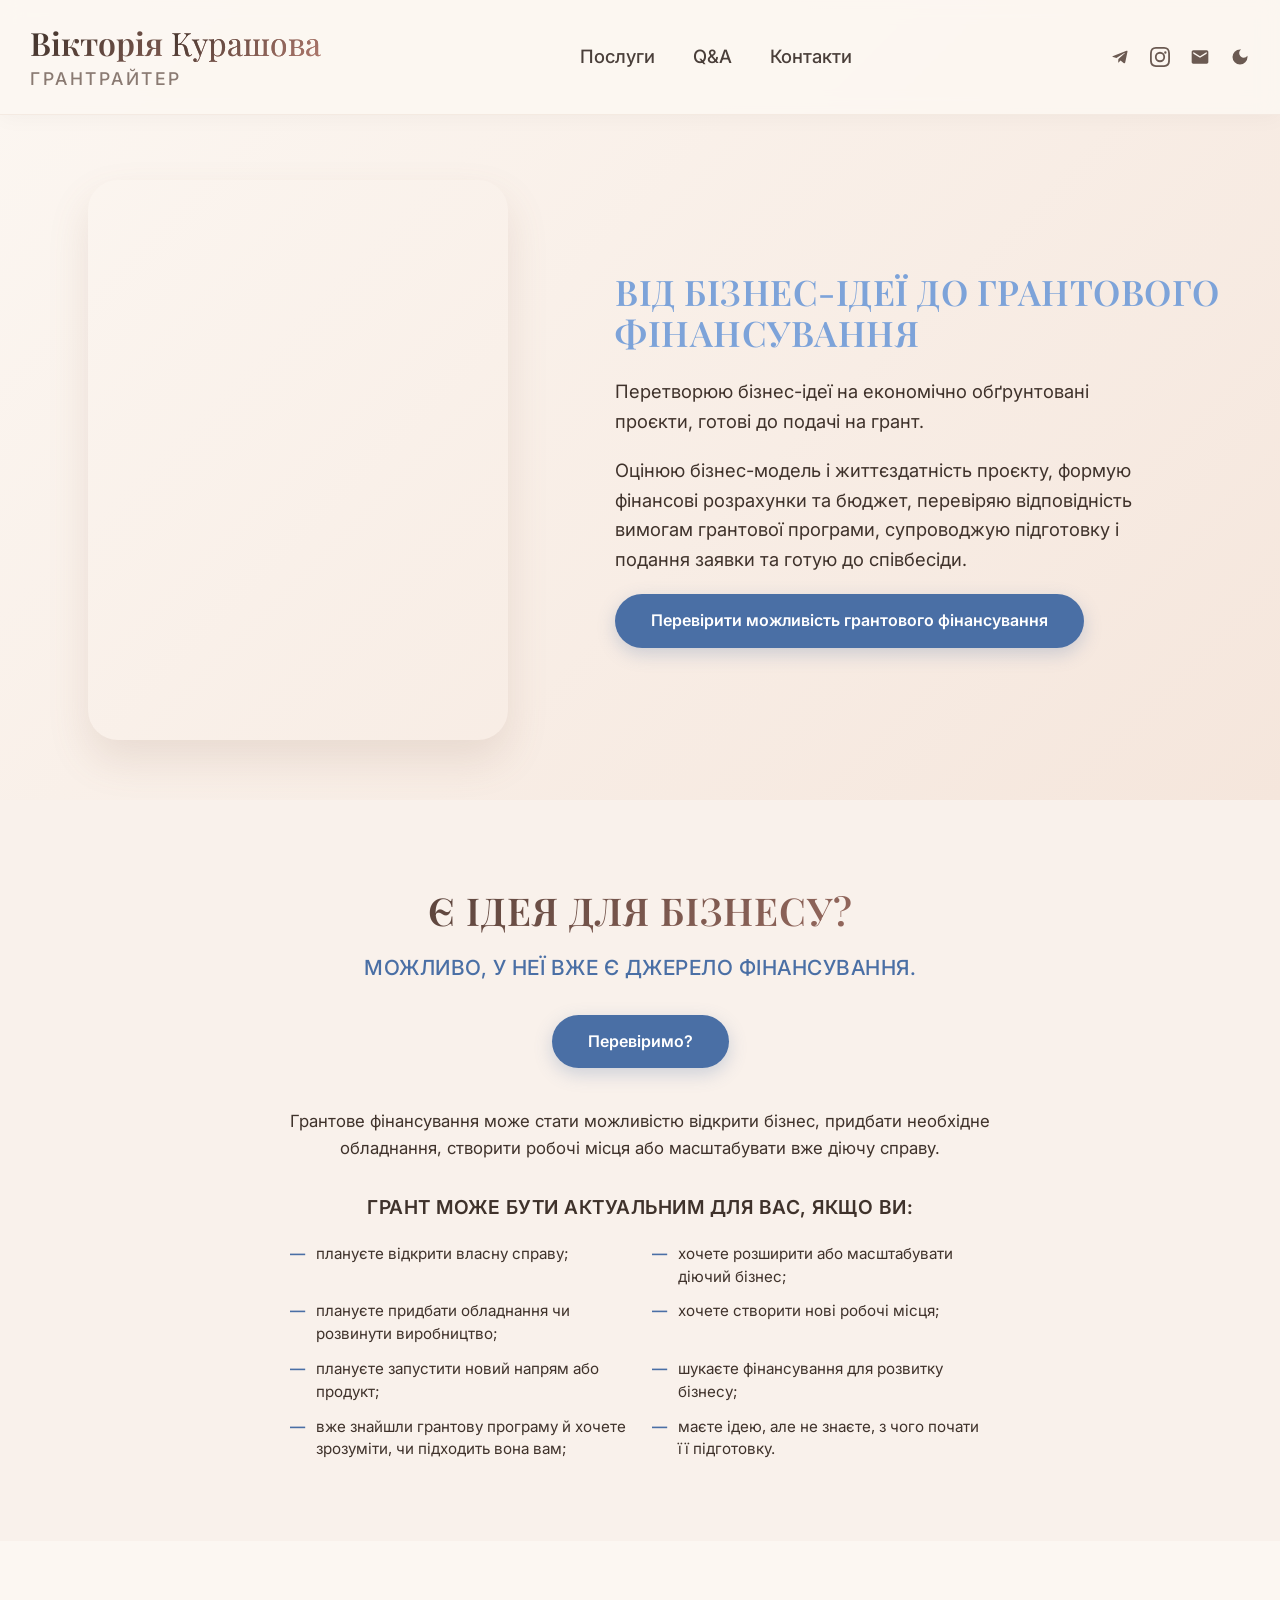
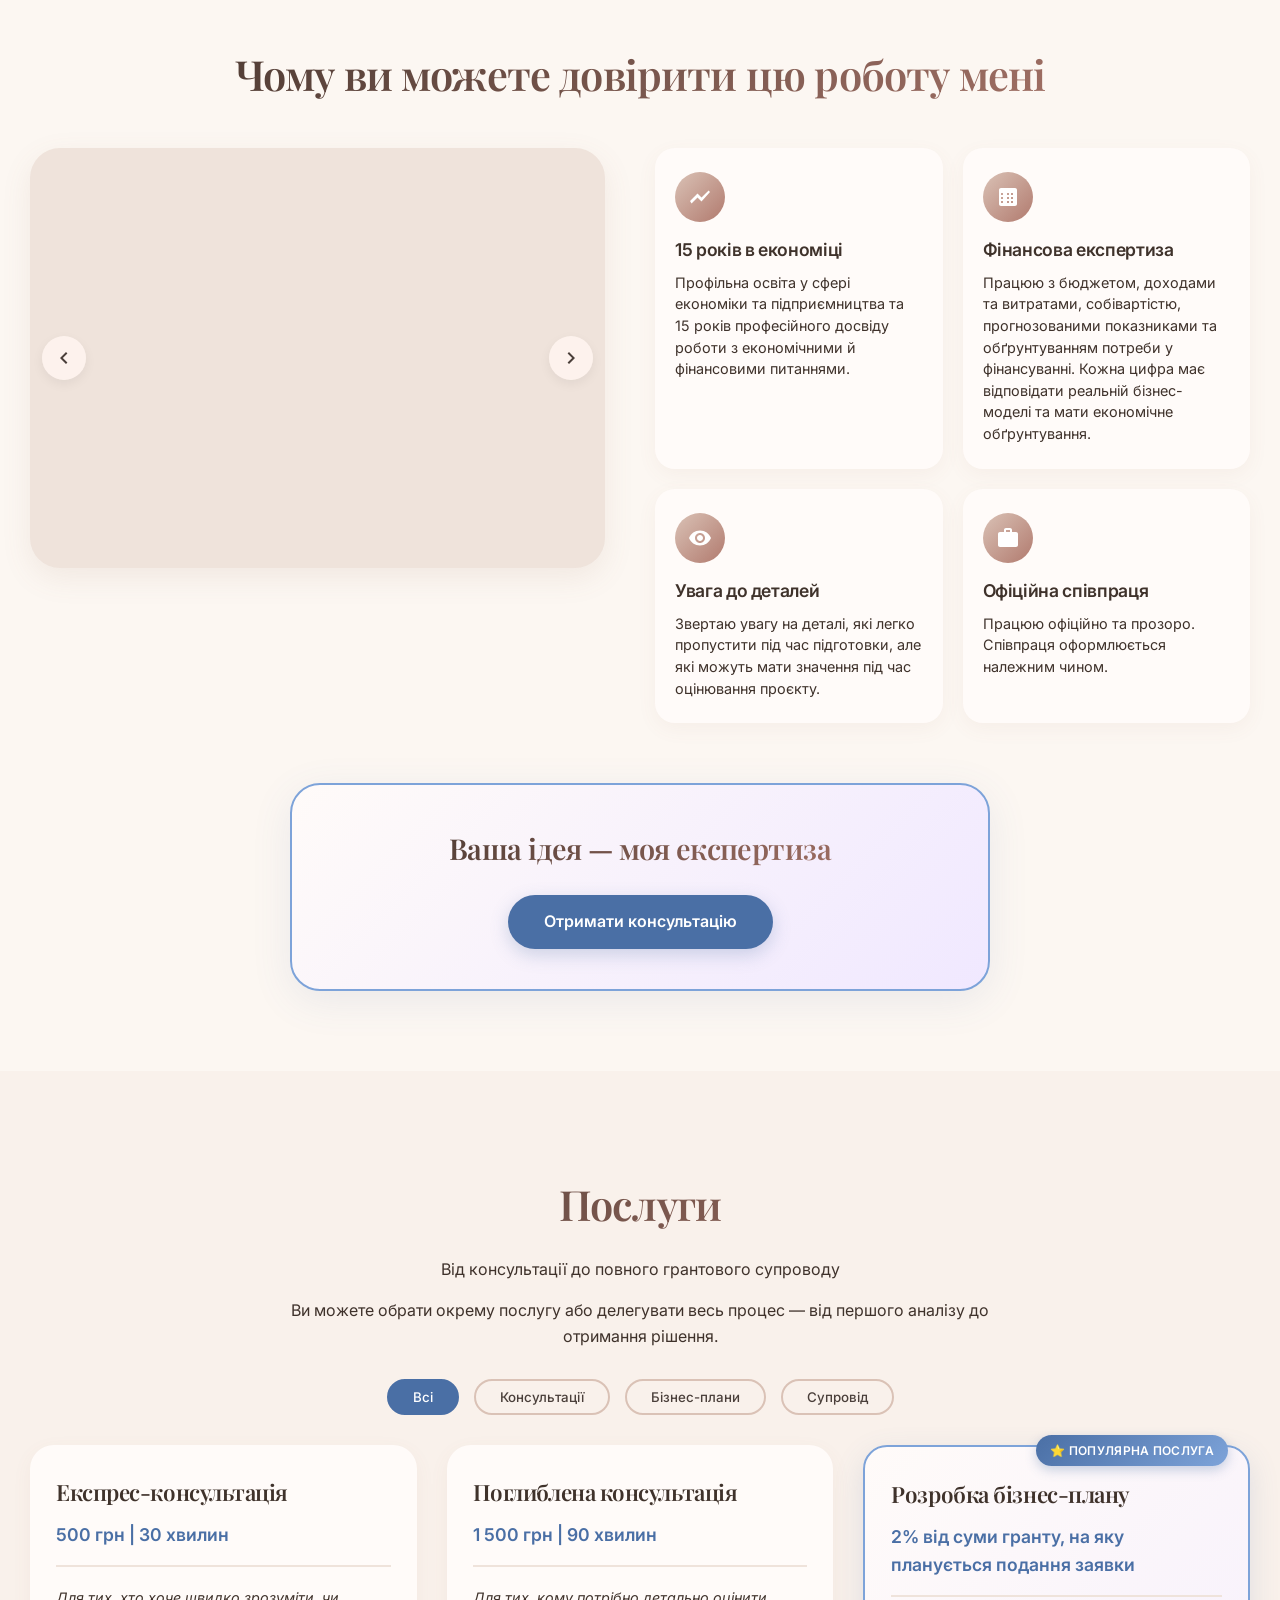
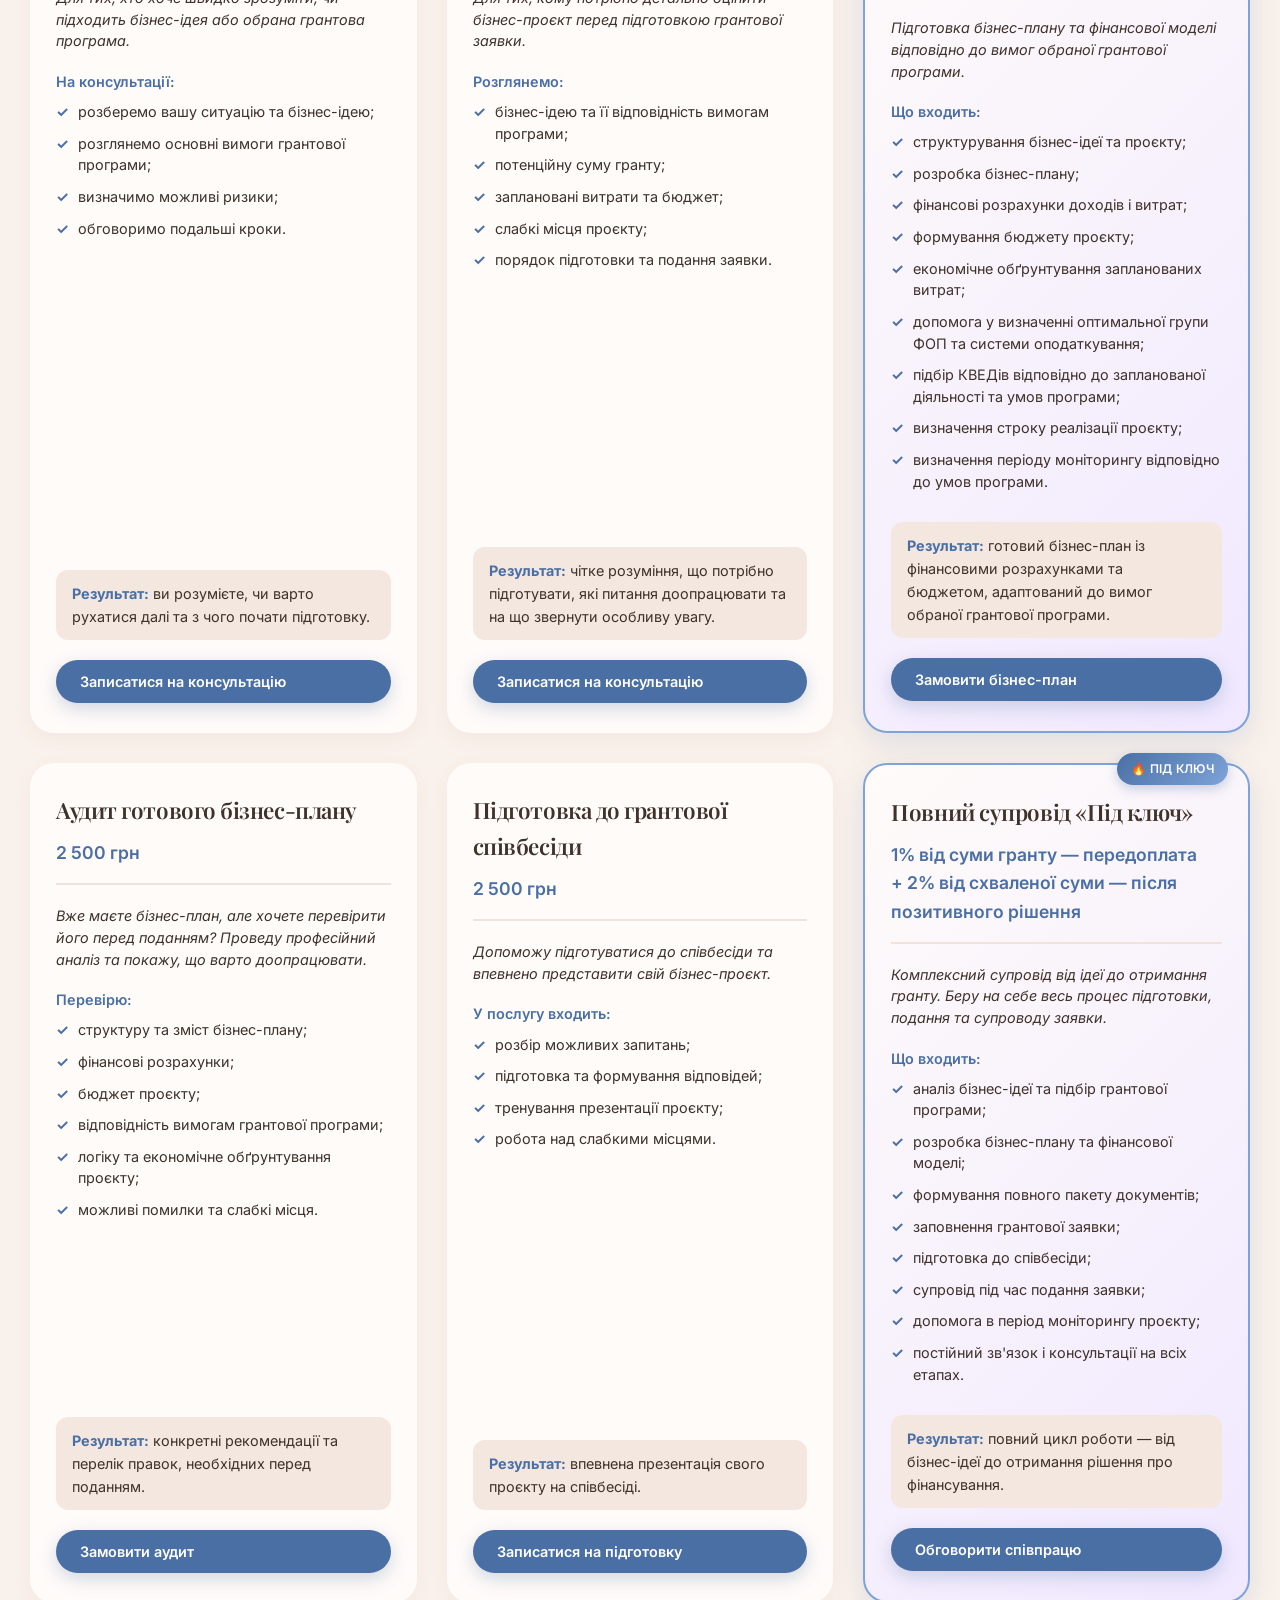
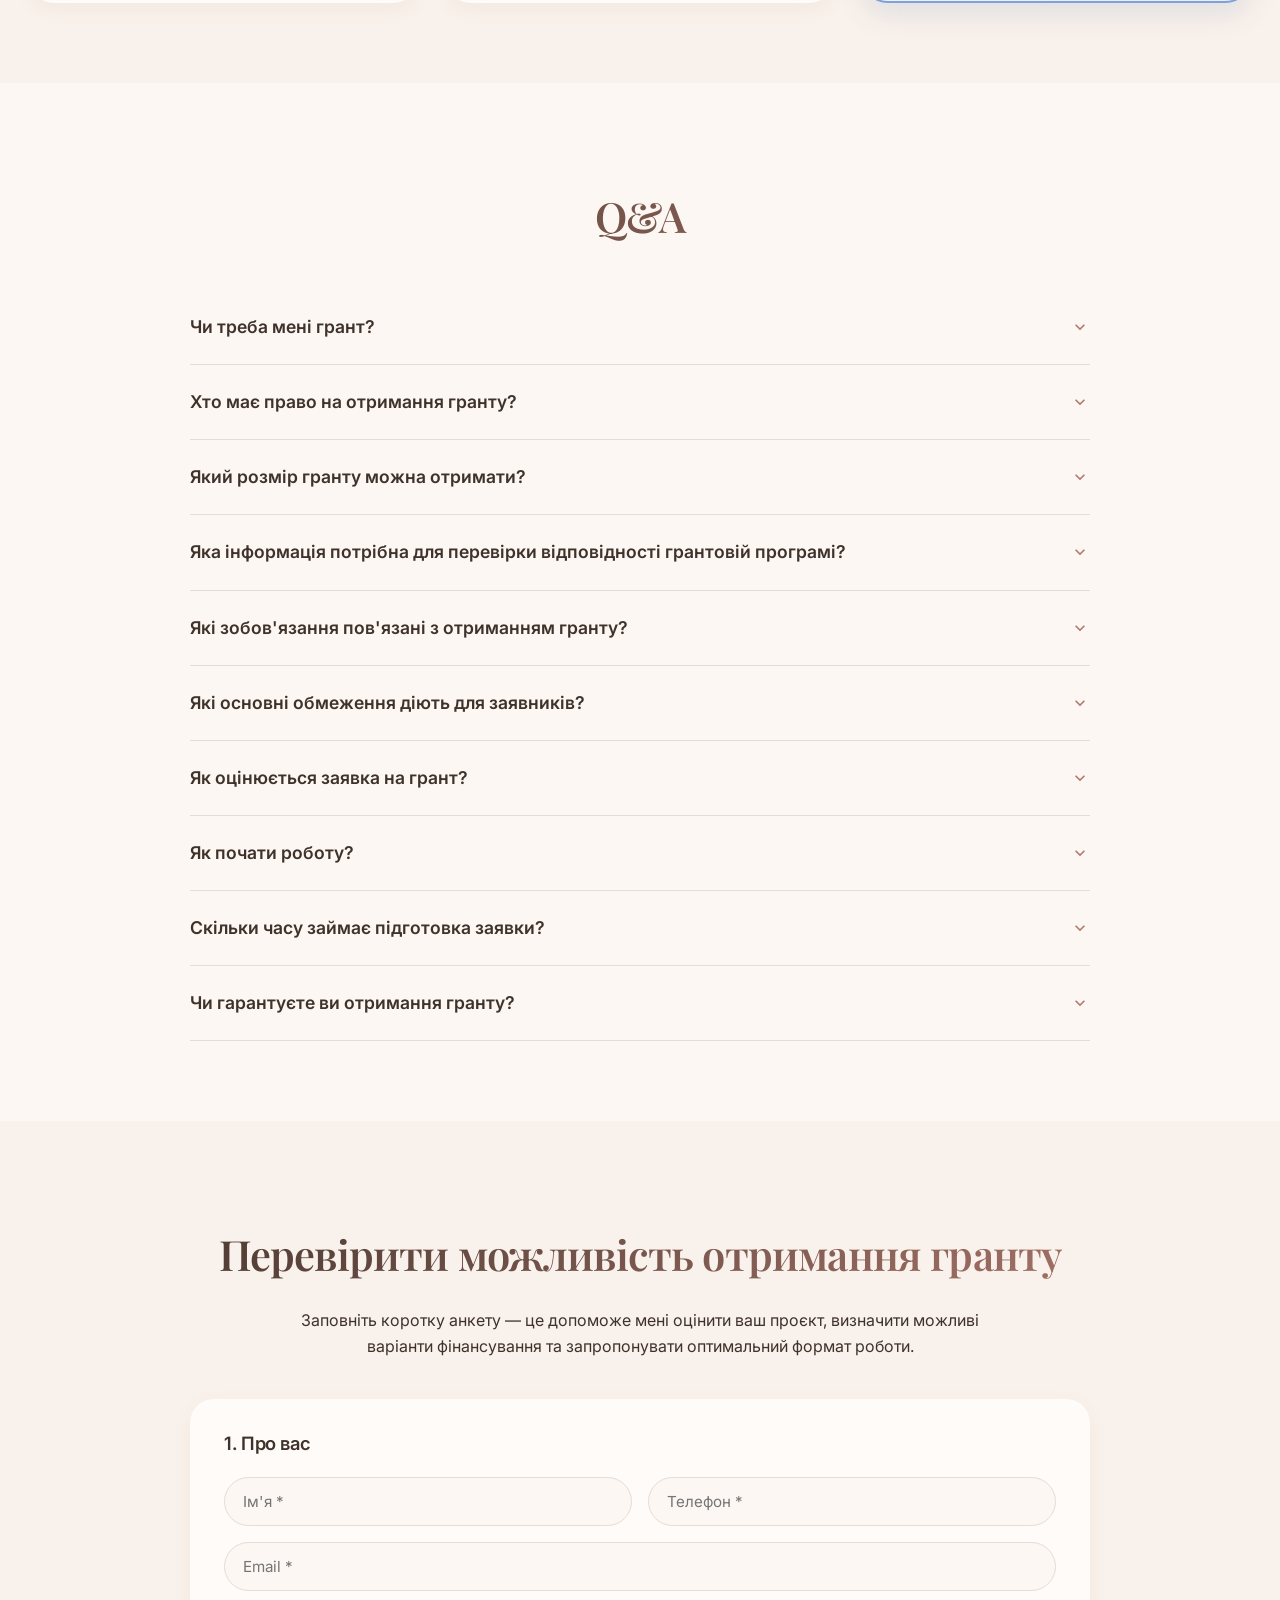
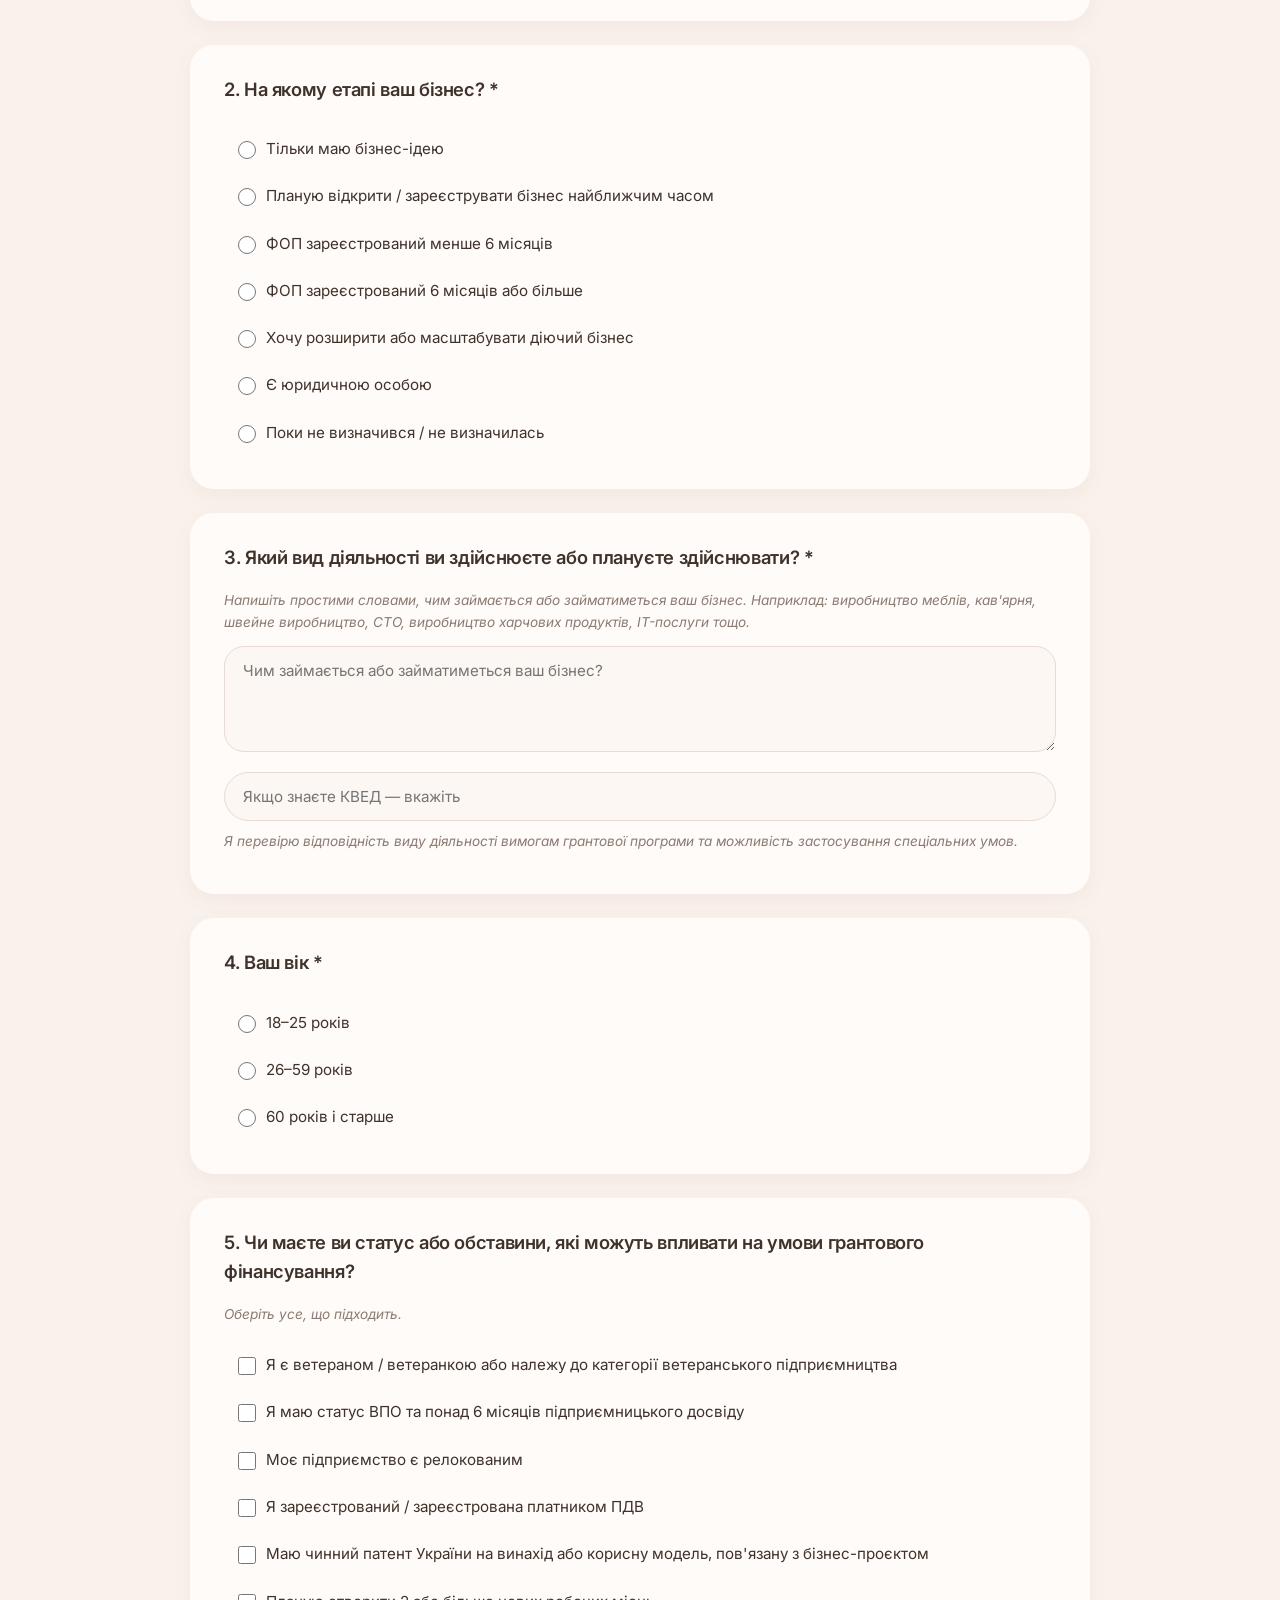
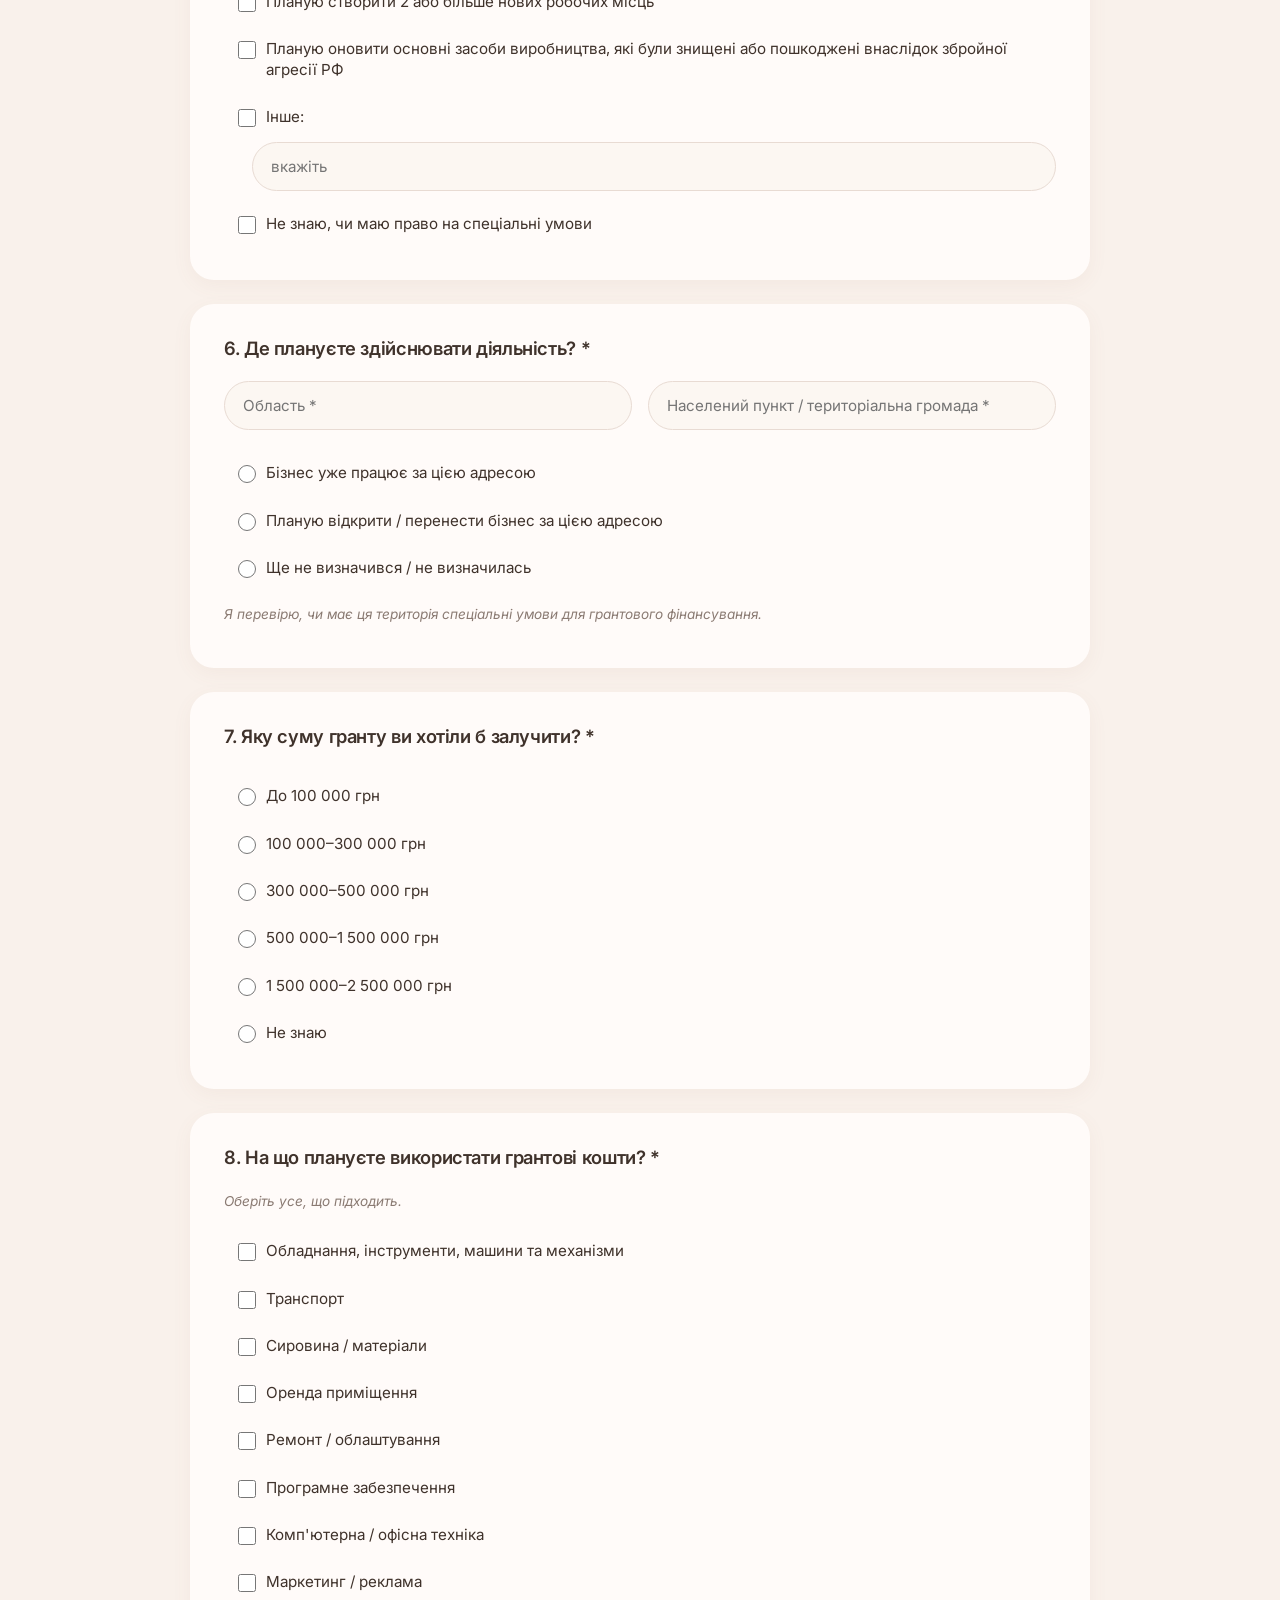
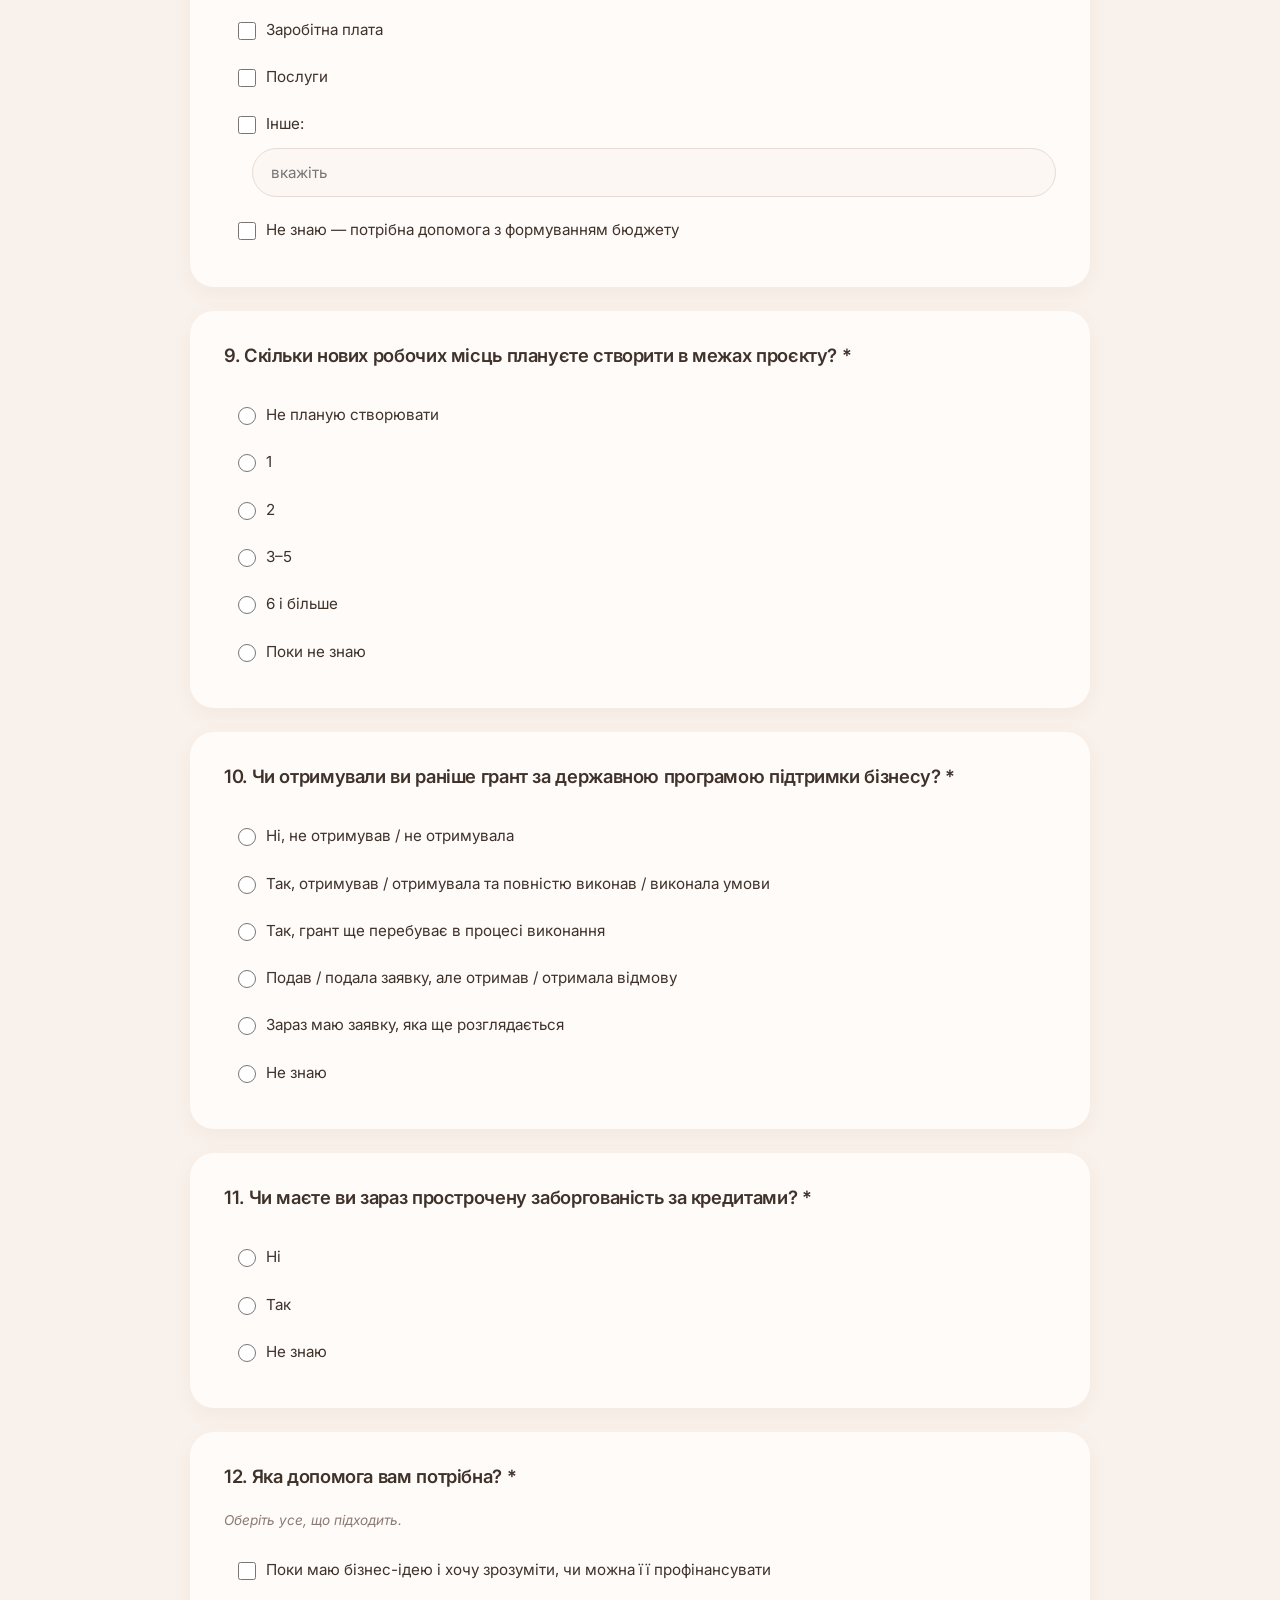
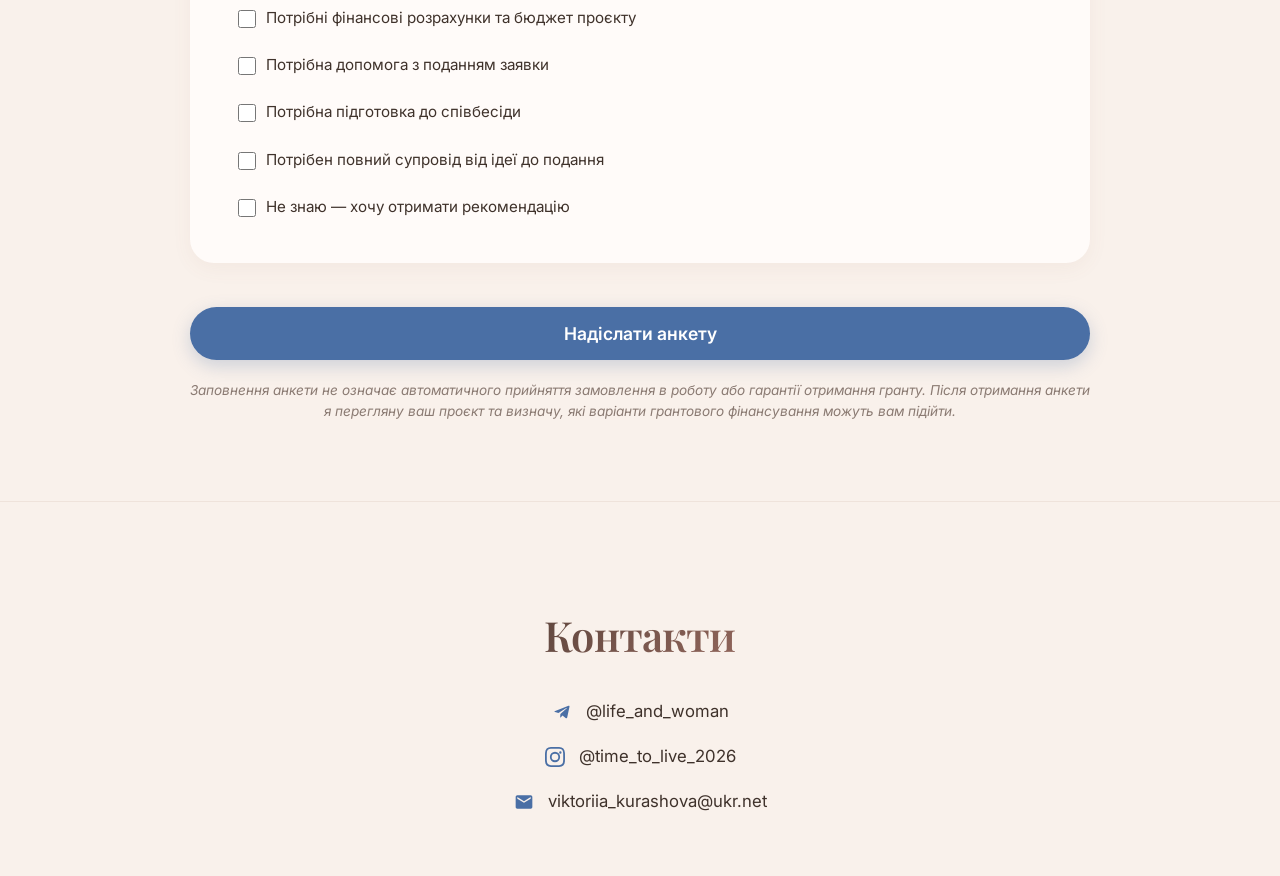
<file: P.F.M/index.html>
<!DOCTYPE html>
<html lang="uk">
<head>
  <meta charset="UTF-8" />
  <meta name="viewport" content="width=device-width, initial-scale=1.0, viewport-fit=cover" />
  <meta name="theme-color" content="#fcf7f2" media="(prefers-color-scheme: light)" />
  <meta name="theme-color" content="#1a1412" media="(prefers-color-scheme: dark)" />
  <title>Вікторія Курашова · Грантрайтер · Портфоліо</title>

  <meta name="description" content="Грантрайтер Вікторія Курашова. Допомога в отриманні грантів від бізнес-ідеї до перемоги." />
  <meta name="keywords" content="грантрайтер, написання грантів, портфоліо, гранти" />
  <meta name="robots" content="index, follow" />
  <link rel="canonical" href="https://winner.biz.ua/" />

  <meta property="og:title" content="Вікторія Курашова · Грантрайтер" />
  <meta property="og:description" content="Допомога в отриманні грантів від бізнес-ідеї до перемоги." />
  <meta property="og:type" content="website" />
  <meta property="og:image" content="https://winner.biz.ua/images/photo1.png" />
  <meta property="og:url" content="https://winner.biz.ua/" />

  <link rel="manifest" href="/manifest.json" />
  <link rel="apple-touch-icon" href="images/icon-192.png" />
  <meta name="apple-mobile-web-app-capable" content="yes" />
  <meta name="apple-mobile-web-app-status-bar-style" content="default" />
  <meta name="apple-mobile-web-app-title" content="Грантрайтер" />

  <link rel="preload" as="image" href="images/photo1.png" type="image/webp" />

  <!-- Google Tag Manager -->
  <script>(function(w,d,s,l,i){w[l]=w[l]||[];w[l].push({'gtm.start':
  new Date().getTime(),event:'gtm.js'});var f=d.getElementsByTagName(s)[0],
  j=d.createElement(s),dl=l!='dataLayer'?'&l='+l:'';j.async=true;j.src=
  'https://www.googletagmanager.com/gtm.js?id='+i+dl;f.parentNode.insertBefore(j,f);
  })(window,document,'script','dataLayer','GTM-MR5RRKVV');</script>

  <link rel="preconnect" href="https://fonts.googleapis.com" />
  <link rel="preconnect" href="https://fonts.gstatic.com" crossorigin />
  <link rel="preload" as="style" href="https://fonts.googleapis.com/css2?family=Inter:opsz,wght@14..32,300;14..32,400;14..32,500;14..32,600;14..32,700&family=Playfair+Display:ital,wght@0,400;0,600;0,700;1,400&display=swap" onload="this.onload=null;this.rel='stylesheet'" />
  <noscript>
    <link rel="stylesheet" href="https://fonts.googleapis.com/css2?family=Inter:opsz,wght@14..32,300;14..32,400;14..32,500;14..32,600;14..32,700&family=Playfair+Display:ital,wght@0,400;0,600;0,700;1,400&display=swap" />
  </noscript>

  <link rel="stylesheet" href="https://unpkg.com/aos@2.3.1/dist/aos.css" />

  <script type="application/ld+json">
  {
    "@context": "https://schema.org",
    "@type": "Person",
    "name": "Вікторія Курашова",
    "jobTitle": "Грантрайтер",
    "url": "https://winner.biz.ua",
    "image": "https://winner.biz.ua/images/photo1.png",
    "description": "Допомога в отриманні грантів від бізнес-ідеї до перемоги",
    "email": "viktoriia060488@icloud.com",
    "sameAs": [
      "https://t.me/life_and_woman",
      "https://www.instagram.com/time_to_live_2026"
    ],
    "knowsAbout": ["Грантрайтинг", "Бізнес-планування", "Проєктний менеджмент"]
  }
  </script>

  <link rel="stylesheet" href="style.css" />
</head>
<body>

  <noscript><iframe src="https://www.googletagmanager.com/ns.html?id=GTM-MR5RRKVV"
  height="0" width="0" style="display:none;visibility:hidden"></iframe></noscript>

  <div id="preloader"><div class="loader"></div></div>
  <div class="progress-bar" id="progressBar"></div>

  <header>
    <div class="container header-inner">
      <div class="logo">
        <span class="logo-name">Вікторія <span>Курашова</span></span>
        <span class="logo-sub">Грантрайтер</span>
      </div>

      <button class="burger-menu" id="burgerMenu" aria-label="Відкрити меню">
        <svg width="26" height="26" viewBox="0 0 24 24" fill="currentColor"><path d="M3 18h18v-2H3v2zm0-5h18v-2H3v2zm0-7v2h18V6H3z"/></svg>
      </button>

      <nav class="nav-menu" id="navMenu">
        <a href="#works">Послуги</a>
        <a href="#faq">Q&amp;A</a>
        <a href="#contacts">Контакти</a>
      </nav>

      <div class="header-socials">
        <!-- ВИДАЛЕНО ІКОНКУ ТЕЛЕФОНУ -->
        <a href="https://t.me/life_and_woman" target="_blank" data-tooltip="Telegram" aria-label="Telegram">
          <svg width="20" height="20" viewBox="0 0 24 24" fill="currentColor"><path d="M9.78 18.65l.28-4.23 7.68-6.92c.34-.31-.07-.46-.52-.19L7.74 13.3 3.64 12c-.88-.25-.89-.86.2-1.3l15.97-6.16c.73-.33 1.43.18 1.15 1.3l-2.72 12.81c-.19.91-.74 1.13-1.5.71L12.6 16.3l-1.99 1.93c-.23.23-.42.42-.83.42z"/></svg>
        </a>
        <a href="https://www.instagram.com/time_to_live_2026" target="_blank" data-tooltip="Instagram" aria-label="Instagram">
          <svg width="20" height="20" viewBox="0 0 24 24" fill="currentColor"><path d="M12 2.16c3.2 0 3.58.01 4.85.07 3.25.15 4.77 1.69 4.92 4.92.06 1.27.07 1.65.07 4.85 0 3.2-.01 3.58-.07 4.85-.15 3.23-1.66 4.77-4.92 4.92-1.27.06-1.65.07-4.85.07-3.2 0-3.58-.01-4.85-.07-3.26-.15-4.77-1.7-4.92-4.92-.06-1.27-.07-1.65-.07-4.85 0-3.2.01-3.58.07-4.85.15-3.23 1.66-4.77 4.92-4.92 1.27-.06 1.65-.07 4.85-.07zM12 0C8.74 0 8.33.01 7.05.07 2.7.27.27 2.69.07 7.05.01 8.33 0 8.74 0 12s.01 3.67.07 4.95c.2 4.36 2.62 6.78 6.98 6.98 1.28.06 1.69.07 4.95.07s3.67-.01 4.95-.07c4.35-.2 6.78-2.62 6.98-6.98.06-1.28.07-1.69.07-4.95s-.01-3.67-.07-4.95c-.2-4.35-2.62-6.78-6.98-6.98C15.67.01 15.26 0 12 0zm0 5.84a6.16 6.16 0 100 12.32 6.16 6.16 0 000-12.32zM12 16a4 4 0 110-8 4 4 0 010 8zm6.41-10.85a1.44 1.44 0 100 2.88 1.44 1.44 0 000-2.88z"/></svg>
        </a>
        <a href="mailto:viktoriia_kurashova@ukr.net" data-tooltip="viktoriia_kurashova@ukr.net" aria-label="Email">
          <svg width="20" height="20" viewBox="0 0 24 24" fill="currentColor"><path d="M20 4H4c-1.1 0-2 .9-2 2v12c0 1.1.9 2 2 2h16c1.1 0 2-.9 2-2V6c0-1.1-.9-2-2-2zm0 4l-8 5-8-5V6l8 5 8-5v2z"/></svg>
        </a>
        <button id="themeToggle" class="theme-toggle" data-tooltip="Тема" aria-label="Перемкнути тему">
          <svg width="20" height="20" viewBox="0 0 24 24" fill="currentColor" class="icon-moon"><path d="M12 3a9 9 0 109 9c0-.46-.04-.92-.1-1.36a5.39 5.39 0 01-4.4 2.26 5.4 5.4 0 01-3.14-9.8c-.44-.06-.9-.1-1.36-.1z"/></svg>
        </button>
      </div>
    </div>
  </header>

  <main>
    <section id="hero">
      <div class="container hero-grid">
        <div class="hero-left" data-aos="fade-right">
          <picture>
            <source srcset="images/photo1.png" type="image/webp" />
            <img src="images/photo1.png" alt="Вікторія Курашова" width="420" height="560" loading="eager" fetchpriority="high" />
          </picture>
        </div>
        <div class="hero-right" data-aos="fade-left">
          <h2 class="hero-title">Від бізнес-ідеї до грантового фінансування</h2>
          <p class="hero-desc">Перетворюю бізнес-ідеї на економічно обґрунтовані проєкти, готові до подачі на грант.</p>
          <p class="hero-desc">Оцінюю бізнес-модель і життєздатність проєкту, формую фінансові розрахунки та бюджет, перевіряю відповідність вимогам грантової програми, супроводжую підготовку і подання заявки та готую до співбесіди.</p>
          <a href="#anketa" class="btn-primary">Перевірити можливість грантового фінансування</a>
        </div>
      </div>
    </section>

    <section id="idea">
      <div class="container">
        <div class="idea-block" data-aos="fade-up">
          <h2 class="idea-title">Є ідея для бізнесу?</h2>
          <p class="idea-subtitle">Можливо, у неї вже є джерело фінансування.</p>
          <a href="#anketa" class="btn-primary">Перевіримо?</a>
          <p class="idea-desc">Грантове фінансування може стати можливістю відкрити бізнес, придбати необхідне обладнання, створити робочі місця або масштабувати вже діючу справу.</p>
          <h3 class="idea-list-title">Грант може бути актуальним для вас, якщо ви:</h3>
          <ul class="idea-list">
            <li>плануєте відкрити власну справу;</li>
            <li>хочете розширити або масштабувати діючий бізнес;</li>
            <li>плануєте придбати обладнання чи розвинути виробництво;</li>
            <li>хочете створити нові робочі місця;</li>
            <li>плануєте запустити новий напрям або продукт;</li>
            <li>шукаєте фінансування для розвитку бізнесу;</li>
            <li>вже знайшли грантову програму й хочете зрозуміти, чи підходить вона вам;</li>
            <li>маєте ідею, але не знаєте, з чого почати її підготовку.</li>
          </ul>
        </div>
      </div>
    </section>

    <section id="about">
      <div class="container">
        <h2 data-aos="fade-up">Чому ви можете довірити цю роботу мені</h2>

        <div class="about-grid">
          <div class="about-slider" data-aos="fade-right">
            <div class="slides" id="slides">
              <picture><source srcset="images/photo1.png" type="image/webp" /><img src="images/photo1.png" alt="Фото 1" width="600" height="400" loading="lazy" /></picture>
              <picture><source srcset="images/photo2.png" type="image/webp" /><img src="images/photo2.png" alt="Фото 2" width="600" height="400" loading="lazy" /></picture>
              <picture><source srcset="images/photo3.png" type="image/webp" /><img src="images/photo3.png" alt="Фото 3" width="600" height="400" loading="lazy" /></picture>
              <picture><source srcset="images/photo4.png" type="image/webp" /><img src="images/photo4.png" alt="Фото 4" width="600" height="400" loading="lazy" /></picture>
            </div>
            <button class="slider-btn prev" id="prevBtn" aria-label="Попереднє фото">
              <svg width="24" height="24" viewBox="0 0 24 24" fill="currentColor"><path d="M15.41 7.41L14 6l-6 6 6 6 1.41-1.41L10.83 12z"/></svg>
            </button>
            <button class="slider-btn next" id="nextBtn" aria-label="Наступне фото">
              <svg width="24" height="24" viewBox="0 0 24 24" fill="currentColor"><path d="M10 6L8.59 7.41 13.17 12l-4.58 4.59L10 18l6-6z"/></svg>
            </button>
          </div>

          <div class="about-features" data-aos="fade-left">
            <div class="feature-card" data-aos="fade-up" data-aos-delay="100">
              <div class="feature-icon">
                <svg width="24" height="24" viewBox="0 0 24 24" fill="currentColor"><path d="M3.5 18.5l6-6 4 4L22 6.92l-1.41-1.41-7.09 7.09-4-4L2 16z"/></svg>
              </div>
              <h3>15 років в економіці</h3>
              <p>Профільна освіта у сфері економіки та підприємництва та 15 років професійного досвіду роботи з економічними й фінансовими питаннями.</p>
            </div>
            <div class="feature-card" data-aos="fade-up" data-aos-delay="200">
              <div class="feature-icon">
                <svg width="24" height="24" viewBox="0 0 24 24" fill="currentColor"><path d="M19 3H5c-1.1 0-2 .9-2 2v14c0 1.1.9 2 2 2h14c1.1 0 2-.9 2-2V5c0-1.1-.9-2-2-2zm-6 15h-2v-2h2v2zm0-4h-2v-2h2v2zm0-4h-2V8h2v2zm4 8h-2v-2h2v2zm0-4h-2v-2h2v2zm0-4h-2V8h2v2zM7 18H5v-2h2v2zm0-4H5v-2h2v2zm0-4H5V8h2v2z"/></svg>
              </div>
              <h3>Фінансова експертиза</h3>
              <p>Працюю з бюджетом, доходами та витратами, собівартістю, прогнозованими показниками та обґрунтуванням потреби у фінансуванні. Кожна цифра має відповідати реальній бізнес-моделі та мати економічне обґрунтування.</p>
            </div>
            <div class="feature-card" data-aos="fade-up" data-aos-delay="300">
              <div class="feature-icon">
                <svg width="24" height="24" viewBox="0 0 24 24" fill="currentColor"><path d="M12 4.5C7 4.5 2.73 7.61 1 12c1.73 4.39 6 7.5 11 7.5s9.27-3.11 11-7.5c-1.73-4.39-6-7.5-11-7.5zM12 17c-2.76 0-5-2.24-5-5s2.24-5 5-5 5 2.24 5 5-2.24 5-5 5zm0-8c-1.66 0-3 1.34-3 3s1.34 3 3 3 3-1.34 3-3-1.34-3-3-3z"/></svg>
              </div>
              <h3>Увага до деталей</h3>
              <p>Звертаю увагу на деталі, які легко пропустити під час підготовки, але які можуть мати значення під час оцінювання проєкту.</p>
            </div>
            <div class="feature-card" data-aos="fade-up" data-aos-delay="400">
              <div class="feature-icon">
                <svg width="24" height="24" viewBox="0 0 24 24" fill="currentColor"><path d="M20 6h-4V4c0-1.11-.89-2-2-2h-4c-1.11 0-2 .89-2 2v2H4c-1.11 0-1.99.89-1.99 2L2 19c0 1.11.89 2 2 2h16c1.11 0 2-.89 2-2V8c0-1.11-.89-2-2-2zm-6 0h-4V4h4v2z"/></svg>
              </div>
              <h3>Офіційна співпраця</h3>
              <p>Працюю офіційно та прозоро. Співпраця оформлюється належним чином.</p>
            </div>
          </div>
        </div>

        <div class="approach-block" data-aos="fade-up">
          <h3 class="approach-title">Ваша ідея — моя експертиза</h3>
          <a href="#anketa" class="btn-primary">Отримати консультацію</a>
        </div>
      </div>
    </section>

    <section id="works">
      <div class="container">
        <h2 data-aos="fade-up">Послуги</h2>
        <p class="section-subtitle" data-aos="fade-up">Від консультації до повного грантового супроводу</p>
        <p class="section-subtitle" data-aos="fade-up">Ви можете обрати окрему послугу або делегувати весь процес — від першого аналізу до отримання рішення.</p>

        <div class="filter-buttons" data-aos="fade-up">
          <button class="filter-btn active" data-filter="all">Всі</button>
          <button class="filter-btn" data-filter="consult">Консультації</button>
          <button class="filter-btn" data-filter="plan">Бізнес-плани</button>
          <button class="filter-btn" data-filter="support">Супровід</button>
        </div>

        <div class="works-grid">
          <div class="work-card" data-category="consult" data-aos="fade-up" data-aos-delay="50">
            <h3>Експрес-консультація</h3>
            <p class="work-price">500 грн | 30 хвилин</p>
            <p class="work-intro">Для тих, хто хоче швидко зрозуміти, чи підходить бізнес-ідея або обрана грантова програма.</p>
            <p class="work-label">На консультації:</p>
            <ul class="work-list">
              <li>розберемо вашу ситуацію та бізнес-ідею;</li>
              <li>розглянемо основні вимоги грантової програми;</li>
              <li>визначимо можливі ризики;</li>
              <li>обговоримо подальші кроки.</li>
            </ul>
            <p class="work-result"><strong>Результат:</strong> ви розумієте, чи варто рухатися далі та з чого почати підготовку.</p>
            <a href="#anketa" class="btn-primary btn-small">Записатися на консультацію</a>
          </div>

          <div class="work-card" data-category="consult" data-aos="fade-up" data-aos-delay="100">
            <h3>Поглиблена консультація</h3>
            <p class="work-price">1 500 грн | 90 хвилин</p>
            <p class="work-intro">Для тих, кому потрібно детально оцінити бізнес-проєкт перед підготовкою грантової заявки.</p>
            <p class="work-label">Розглянемо:</p>
            <ul class="work-list">
              <li>бізнес-ідею та її відповідність вимогам програми;</li>
              <li>потенційну суму гранту;</li>
              <li>заплановані витрати та бюджет;</li>
              <li>слабкі місця проєкту;</li>
              <li>порядок підготовки та подання заявки.</li>
            </ul>
            <p class="work-result"><strong>Результат:</strong> чітке розуміння, що потрібно підготувати, які питання доопрацювати та на що звернути особливу увагу.</p>
            <a href="#anketa" class="btn-primary btn-small">Записатися на консультацію</a>
          </div>

          <div class="work-card featured" data-category="plan" data-aos="fade-up" data-aos-delay="150">
            <span class="badge-featured">⭐ Популярна послуга</span>
            <h3>Розробка бізнес-плану</h3>
            <p class="work-price">2% від суми гранту, на яку планується подання заявки</p>
            <p class="work-intro">Підготовка бізнес-плану та фінансової моделі відповідно до вимог обраної грантової програми.</p>
            <p class="work-label">Що входить:</p>
            <ul class="work-list">
              <li>структурування бізнес-ідеї та проєкту;</li>
              <li>розробка бізнес-плану;</li>
              <li>фінансові розрахунки доходів і витрат;</li>
              <li>формування бюджету проєкту;</li>
              <li>економічне обґрунтування запланованих витрат;</li>
              <li>допомога у визначенні оптимальної групи ФОП та системи оподаткування;</li>
              <li>підбір КВЕДів відповідно до запланованої діяльності та умов програми;</li>
              <li>визначення строку реалізації проєкту;</li>
              <li>визначення періоду моніторингу відповідно до умов програми.</li>
            </ul>
            <p class="work-result"><strong>Результат:</strong> готовий бізнес-план із фінансовими розрахунками та бюджетом, адаптований до вимог обраної грантової програми.</p>
            <a href="#anketa" class="btn-primary btn-small">Замовити бізнес-план</a>
          </div>

          <div class="work-card" data-category="plan" data-aos="fade-up" data-aos-delay="200">
            <h3>Аудит готового бізнес-плану</h3>
            <p class="work-price">2 500 грн</p>
            <p class="work-intro">Вже маєте бізнес-план, але хочете перевірити його перед поданням? Проведу професійний аналіз та покажу, що варто доопрацювати.</p>
            <p class="work-label">Перевірю:</p>
            <ul class="work-list">
              <li>структуру та зміст бізнес-плану;</li>
              <li>фінансові розрахунки;</li>
              <li>бюджет проєкту;</li>
              <li>відповідність вимогам грантової програми;</li>
              <li>логіку та економічне обґрунтування проєкту;</li>
              <li>можливі помилки та слабкі місця.</li>
            </ul>
            <p class="work-result"><strong>Результат:</strong> конкретні рекомендації та перелік правок, необхідних перед поданням.</p>
            <a href="#anketa" class="btn-primary btn-small">Замовити аудит</a>
          </div>

          <div class="work-card" data-category="consult" data-aos="fade-up" data-aos-delay="250">
            <h3>Підготовка до грантової співбесіди</h3>
            <p class="work-price">2 500 грн</p>
            <p class="work-intro">Допоможу підготуватися до співбесіди та впевнено представити свій бізнес-проєкт.</p>
            <p class="work-label">У послугу входить:</p>
            <ul class="work-list">
              <li>розбір можливих запитань;</li>
              <li>підготовка та формування відповідей;</li>
              <li>тренування презентації проєкту;</li>
              <li>робота над слабкими місцями.</li>
            </ul>
            <p class="work-result"><strong>Результат:</strong> впевнена презентація свого проєкту на співбесіді.</p>
            <a href="#anketa" class="btn-primary btn-small">Записатися на підготовку</a>
          </div>

          <div class="work-card featured" data-category="support" data-aos="fade-up" data-aos-delay="300">
            <span class="badge-featured">🔥 Під ключ</span>
            <h3>Повний супровід «Під ключ»</h3>
            <p class="work-price">1% від суми гранту — передоплата<br>+ 2% від схваленої суми — після позитивного рішення</p>
            <p class="work-intro">Комплексний супровід від ідеї до отримання гранту. Беру на себе весь процес підготовки, подання та супроводу заявки.</p>
            <p class="work-label">Що входить:</p>
            <ul class="work-list">
              <li>аналіз бізнес-ідеї та підбір грантової програми;</li>
              <li>розробка бізнес-плану та фінансової моделі;</li>
              <li>формування повного пакету документів;</li>
              <li>заповнення грантової заявки;</li>
              <li>підготовка до співбесіди;</li>
              <li>супровід під час подання заявки;</li>
              <li>допомога в період моніторингу проєкту;</li>
              <li>постійний зв'язок і консультації на всіх етапах.</li>
            </ul>
            <p class="work-result"><strong>Результат:</strong> повний цикл роботи — від бізнес-ідеї до отримання рішення про фінансування.</p>
            <a href="#anketa" class="btn-primary btn-small">Обговорити співпрацю</a>
          </div>
        </div>
      </div>
    </section>

    <section id="faq">
      <div class="container">
        <h2 data-aos="fade-up">Q&amp;A</h2>
        <div class="faq-list">
          <div class="faq-item" data-aos="fade-up">
            <div class="faq-question">
              <span>Чи треба мені грант?</span>
              <svg class="faq-icon" width="20" height="20" viewBox="0 0 24 24" fill="currentColor"><path d="M7.41 8.59L12 13.17l4.59-4.58L18 10l-6 6-6-6 1.41-1.41z"/></svg>
            </div>
            <div class="faq-answer">
              <p>Вам варто звернутися, якщо ви:</p>
              <ul>
                <li>маєте бізнес-ідею та плануєте її реалізувати;</li>
                <li>хочете відкрити або масштабувати бізнес;</li>
                <li>плануєте придбати обладнання, створити робочі місця чи розширити виробництво;</li>
                <li>вже маєте бізнес, але потребуєте фінансування для розвитку;</li>
                <li>знайшли грантову програму, але не розумієте, наскільки ваш проєкт їй відповідає;</li>
                <li>маєте ідею, але не знаєте, як перевести її у цифри та грантовий проєкт.</li>
              </ul>
              <p>Я допомагаю оцінити, чи має ваш проєкт потенціал для участі у грантовій програмі.</p>
            </div>
          </div>

          <div class="faq-item" data-aos="fade-up">
            <div class="faq-question">
              <span>Хто має право на отримання гранту?</span>
              <svg class="faq-icon" width="20" height="20" viewBox="0 0 24 24" fill="currentColor"><path d="M7.41 8.59L12 13.17l4.59-4.58L18 10l-6 6-6-6 1.41-1.41z"/></svg>
            </div>
            <div class="faq-answer">
              <p>Отримати грант можуть фізичні особи, які планують започаткувати власну справу, фізичні особи — підприємці та юридичні особи, які відповідають вимогам програми.</p>
              <p>Зокрема, заявник має відповідати встановленим Порядком вимогам щодо провадження діяльності, відсутності санкцій, процедур банкрутства, заборгованості перед бюджетом та інших передбачених програмою обмежень.</p>
              <p>Окремі вимоги можуть відрізнятися залежно від категорії заявника та виду гранту. Тому перед підготовкою заявки ми проводимо попередню перевірку відповідності вашого проєкту актуальним вимогам програми.</p>
            </div>
          </div>

          <div class="faq-item" data-aos="fade-up">
            <div class="faq-question">
              <span>Який розмір гранту можна отримати?</span>
              <svg class="faq-icon" width="20" height="20" viewBox="0 0 24 24" fill="currentColor"><path d="M7.41 8.59L12 13.17l4.59-4.58L18 10l-6 6-6-6 1.41-1.41z"/></svg>
            </div>
            <div class="faq-answer">
              <p>Розмір гранту залежить від категорії заявника, виду проєкту та умов програми.</p>
              <p>У межах відповідних грантових програм сума може становити від 100 тисяч до 2,5 млн грн. Конкретний розмір гранту визначається відповідно до умов програми, категорії заявника та обґрунтованої потреби у фінансуванні.</p>
              <p>Під час консультації ми визначаємо, на який розмір гранту може претендувати саме ваш проєкт та які умови необхідно виконати.</p>
            </div>
          </div>

          <div class="faq-item" data-aos="fade-up">
            <div class="faq-question">
              <span>Яка інформація потрібна для перевірки відповідності грантовій програмі?</span>
              <svg class="faq-icon" width="20" height="20" viewBox="0 0 24 24" fill="currentColor"><path d="M7.41 8.59L12 13.17l4.59-4.58L18 10l-6 6-6-6 1.41-1.41z"/></svg>
            </div>
            <div class="faq-answer">
              <p>Для попередньої перевірки нам знадобиться:</p>
              <ol>
                <li>ЄДРПОУ юридичної особи або РНОКПП ФОП / фізичної особи.</li>
                <li>РНОКПП засновників та керівника — для юридичної особи.</li>
                <li>Інформація про кредитну історію або сформований звіт кредитної історії — якщо він необхідний для перевірки відповідності вимогам програми.</li>
                <li>Електронна пошта.</li>
                <li>Адреса реєстрації.</li>
                <li>Номер телефону.</li>
                <li>Коротка інформація про бізнес або бізнес-ідею.</li>
                <li>Інформація про запланований проєкт, його бюджет та потребу у фінансуванні.</li>
              </ol>
              <p>Після отримання інформації ми проводимо попередній аналіз та визначаємо, чи відповідає ваш проєкт основним вимогам програми.</p>
            </div>
          </div>

          <div class="faq-item" data-aos="fade-up">
            <div class="faq-question">
              <span>Які зобов'язання пов'язані з отриманням гранту?</span>
              <svg class="faq-icon" width="20" height="20" viewBox="0 0 24 24" fill="currentColor"><path d="M7.41 8.59L12 13.17l4.59-4.58L18 10l-6 6-6-6 1.41-1.41z"/></svg>
            </div>
            <div class="faq-answer">
              <p>Отримання гранту передбачає виконання умов, визначених Порядком та договором про надання гранту.</p>
              <p>Залежно від категорії отримувача та виду гранту це може передбачати створення робочих місць, цільове використання коштів, здійснення підприємницької діяльності протягом визначеного періоду та виконання інших встановлених умов.</p>
              <p>Перед поданням заявки ми пояснюємо зобов'язання, які виникатимуть у разі отримання гранту.</p>
            </div>
          </div>

          <div class="faq-item" data-aos="fade-up">
            <div class="faq-question">
              <span>Які основні обмеження діють для заявників?</span>
              <svg class="faq-icon" width="20" height="20" viewBox="0 0 24 24" fill="currentColor"><path d="M7.41 8.59L12 13.17l4.59-4.58L18 10l-6 6-6-6 1.41-1.41z"/></svg>
            </div>
            <div class="faq-answer">
              <p>Порядком передбачені вимоги та обмеження щодо заявників, зокрема щодо:</p>
              <ul>
                <li>провадження діяльності на тимчасово окупованих територіях України;</li>
                <li>здійснення діяльності на території рф;</li>
                <li>перебування під санкціями;</li>
                <li>наявності відкритих процедур банкрутства;</li>
                <li>наявності заборгованості перед бюджетом;</li>
                <li>притягнення до відповідальності за визначені законодавством корупційні правопорушення;</li>
                <li>здійснення окремих видів господарської діяльності, які не можуть фінансуватися в межах програми;</li>
                <li>належності до окремих фінансових та інших установ, щодо яких встановлені обмеження.</li>
              </ul>
              <p>Остаточна відповідність заявника визначається відповідно до чинної редакції Порядку на момент подання заявки.</p>
            </div>
          </div>

          <div class="faq-item" data-aos="fade-up">
            <div class="faq-question">
              <span>Як оцінюється заявка на грант?</span>
              <svg class="faq-icon" width="20" height="20" viewBox="0 0 24 24" fill="currentColor"><path d="M7.41 8.59L12 13.17l4.59-4.58L18 10l-6 6-6-6 1.41-1.41z"/></svg>
            </div>
            <div class="faq-answer">
              <p>Заявка та бізнес-план оцінюються відповідно до встановлених критеріїв.</p>
              <p>З 1 вересня 2026 року для прийняття позитивного рішення необхідно набрати не менше 130 балів із максимально можливих 250.</p>
              <p>Тому важливо не лише відповідати формальним вимогам програми, а й правильно підготувати бізнес-план, фінансові розрахунки та обґрунтування проєкту відповідно до критеріїв оцінювання.</p>
              <p>Саме тому професійна підготовка заявки може суттєво вплинути на її відповідність встановленим критеріям.</p>
            </div>
          </div>

          <div class="faq-item" data-aos="fade-up">
            <div class="faq-question">
              <span>Як почати роботу?</span>
              <svg class="faq-icon" width="20" height="20" viewBox="0 0 24 24" fill="currentColor"><path d="M7.41 8.59L12 13.17l4.59-4.58L18 10l-6 6-6-6 1.41-1.41z"/></svg>
            </div>
            <div class="faq-answer">
              <p>Заповніть анкету за кнопкою «Перевірити можливість отримання гранту» або напишіть мені в Telegram @life_and_woman.</p>
              <p>Ми узгодимо зустріч, на якій детально розглянемо ваш бізнес або бізнес-ідею, перевіримо відповідність проєкту вимогам грантової програми та визначимо, який формат підготовки вам необхідний.</p>
              <p>Після консультації ви будете розуміти чи підходить ваш проєкт під умови програми, на який грант можна претендувати та які кроки необхідно пройти для подання заявки.</p>
            </div>
          </div>

          <div class="faq-item" data-aos="fade-up">
            <div class="faq-question">
              <span>Скільки часу займає підготовка заявки?</span>
              <svg class="faq-icon" width="20" height="20" viewBox="0 0 24 24" fill="currentColor"><path d="M7.41 8.59L12 13.17l4.59-4.58L18 10l-6 6-6-6 1.41-1.41z"/></svg>
            </div>
            <div class="faq-answer">
              <p>Термін підготовки залежить від виду гранту, складності бізнес-проєкту, обсягу необхідних документів та того, наскільки швидко клієнт надає необхідну інформацію.</p>
              <p>Для кожного проєкту строк підготовки визначаємо індивідуально та погоджуємо його з урахуванням дедлайну подання заявки.</p>
            </div>
          </div>

          <div class="faq-item" data-aos="fade-up">
            <div class="faq-question">
              <span>Чи гарантуєте ви отримання гранту?</span>
              <svg class="faq-icon" width="20" height="20" viewBox="0 0 24 24" fill="currentColor"><path d="M7.41 8.59L12 13.17l4.59-4.58L18 10l-6 6-6-6 1.41-1.41z"/></svg>
            </div>
            <div class="faq-answer">
              <p>Гарантувати позитивне рішення щодо отримання гранту неможливо, оскільки остаточне рішення приймається відповідно до встановленого Порядку та результатів оцінювання заявки.</p>
              <p>Моя відповідальність — максимально якісно підготувати ваш проєкт до оцінювання. Остаточне рішення про надання гранту приймається уповноваженим органом відповідно до встановленої процедури.</p>
            </div>
          </div>
        </div>
      </div>
    </section>

    <section id="anketa">
      <div class="container">
        <h2 data-aos="fade-up">Перевірити можливість отримання гранту</h2>
        <!-- ВИДАЛЕНО ЗАЙВІ АБЗАЦИ, ЯКІ ВИ ЗАКРЕСЛИЛИ -->
        <p class="section-subtitle" data-aos="fade-up">Заповніть коротку анкету — це допоможе мені оцінити ваш проєкт, визначити можливі варіанти фінансування та запропонувати оптимальний формат роботи.</p>

        <form class="anketa-form" id="anketaForm">
          <div class="anketa-block" data-aos="fade-up">
            <h3>1. Про вас</h3>
            <div class="form-row">
              <input type="text" name="name" placeholder="Ім'я *" required />
              <input type="tel" name="phone" placeholder="Телефон *" required />
            </div>
            <input type="email" name="email" placeholder="Email *" required />
          </div>

          <div class="anketa-block" data-aos="fade-up">
            <h3>2. На якому етапі ваш бізнес? *</h3>
            <div class="radio-group">
              <label><input type="radio" name="stage" value="Тільки маю бізнес-ідею" required /> Тільки маю бізнес-ідею</label>
              <label><input type="radio" name="stage" value="Планую відкрити / зареєструвати бізнес найближчим часом" /> Планую відкрити / зареєструвати бізнес найближчим часом</label>
              <label><input type="radio" name="stage" value="ФОП зареєстрований менше 6 місяців" /> ФОП зареєстрований менше 6 місяців</label>
              <label><input type="radio" name="stage" value="ФОП зареєстрований 6 місяців або більше" /> ФОП зареєстрований 6 місяців або більше</label>
              <label><input type="radio" name="stage" value="Хочу розширити або масштабувати діючий бізнес" /> Хочу розширити або масштабувати діючий бізнес</label>
              <label><input type="radio" name="stage" value="Є юридичною особою" /> Є юридичною особою</label>
              <label><input type="radio" name="stage" value="Поки не визначився / не визначилась" /> Поки не визначився / не визначилась</label>
            </div>
          </div>

          <div class="anketa-block" data-aos="fade-up">
            <h3>3. Який вид діяльності ви здійснюєте або плануєте здійснювати? *</h3>
            <p class="hint">Напишіть простими словами, чим займається або займатиметься ваш бізнес. Наприклад: виробництво меблів, кав'ярня, швейне виробництво, СТО, виробництво харчових продуктів, IT-послуги тощо.</p>
            <textarea name="business" rows="4" placeholder="Чим займається або займатиметься ваш бізнес?" required></textarea>
            <input type="text" name="kved" placeholder="Якщо знаєте КВЕД — вкажіть" style="margin-top: 12px;" />
            <p class="hint" style="margin-top: 10px;">Я перевірю відповідність виду діяльності вимогам грантової програми та можливість застосування спеціальних умов.</p>
          </div>

          <div class="anketa-block" data-aos="fade-up">
            <h3>4. Ваш вік *</h3>
            <div class="radio-group">
              <label><input type="radio" name="age" value="18–25 років" required /> 18–25 років</label>
              <label><input type="radio" name="age" value="26–59 років" /> 26–59 років</label>
              <label><input type="radio" name="age" value="60 років і старше" /> 60 років і старше</label>
            </div>
          </div>

          <div class="anketa-block" data-aos="fade-up">
            <h3>5. Чи маєте ви статус або обставини, які можуть впливати на умови грантового фінансування?</h3>
            <p class="hint">Оберіть усе, що підходить.</p>
            <div class="checkbox-group">
              <label><input type="checkbox" name="special[]" value="Ветеран або ветеранка" /> Я є ветераном / ветеранкою або належу до категорії ветеранського підприємництва</label>
              <label><input type="checkbox" name="special[]" value="ВПО" /> Я маю статус ВПО та понад 6 місяців підприємницького досвіду</label>
              <label><input type="checkbox" name="special[]" value="Релоковане підприємство" /> Моє підприємство є релокованим</label>
              <label><input type="checkbox" name="special[]" value="Платник ПДВ" /> Я зареєстрований / зареєстрована платником ПДВ</label>
              <label><input type="checkbox" name="special[]" value="Патент України" /> Маю чинний патент України на винахід або корисну модель, пов'язану з бізнес-проєктом</label>
              <label><input type="checkbox" name="special[]" value="Створення 2+ робочих місць" /> Планую створити 2 або більше нових робочих місць</label>
              <label><input type="checkbox" name="special[]" value="Оновлення основних засобів" /> Планую оновити основні засоби виробництва, які були знищені або пошкоджені внаслідок збройної агресії РФ</label>
              <label><input type="checkbox" name="special[]" value="Інше" /> Інше:</label>
              <input type="text" name="special_other" placeholder="вкажіть" class="other-input" />
              <label><input type="checkbox" name="special[]" value="Не знаю" /> Не знаю, чи маю право на спеціальні умови</label>
            </div>
          </div>

          <div class="anketa-block" data-aos="fade-up">
            <h3>6. Де плануєте здійснювати діяльність? *</h3>
            <div class="form-row">
              <input type="text" name="region" placeholder="Область *" required />
              <input type="text" name="city" placeholder="Населений пункт / територіальна громада *" required />
            </div>
            <div class="radio-group">
              <label><input type="radio" name="location_status" value="Бізнес уже працює за цією адресою" required /> Бізнес уже працює за цією адресою</label>
              <label><input type="radio" name="location_status" value="Планую відкрити / перенести бізнес за цією адресою" /> Планую відкрити / перенести бізнес за цією адресою</label>
              <label><input type="radio" name="location_status" value="Ще не визначився / не визначилась" /> Ще не визначився / не визначилась</label>
            </div>
            <p class="hint" style="margin-top: 10px;">Я перевірю, чи має ця територія спеціальні умови для грантового фінансування.</p>
          </div>

          <div class="anketa-block" data-aos="fade-up">
            <h3>7. Яку суму гранту ви хотіли б залучити? *</h3>
            <div class="radio-group">
              <label><input type="radio" name="amount" value="До 100 000 грн" required /> До 100 000 грн</label>
              <label><input type="radio" name="amount" value="100 000–300 000 грн" /> 100 000–300 000 грн</label>
              <label><input type="radio" name="amount" value="300 000–500 000 грн" /> 300 000–500 000 грн</label>
              <label><input type="radio" name="amount" value="500 000–1 500 000 грн" /> 500 000–1 500 000 грн</label>
              <label><input type="radio" name="amount" value="1 500 000–2 500 000 грн" /> 1 500 000–2 500 000 грн</label>
              <label><input type="radio" name="amount" value="Не знаю" /> Не знаю</label>
            </div>
          </div>

          <div class="anketa-block" data-aos="fade-up">
            <h3>8. На що плануєте використати грантові кошти? *</h3>
            <p class="hint">Оберіть усе, що підходить.</p>
            <div class="checkbox-group">
              <label><input type="checkbox" name="expenses[]" value="Обладнання, інструменти, машини та механізми" /> Обладнання, інструменти, машини та механізми</label>
              <label><input type="checkbox" name="expenses[]" value="Транспорт" /> Транспорт</label>
              <label><input type="checkbox" name="expenses[]" value="Сировина / матеріали" /> Сировина / матеріали</label>
              <label><input type="checkbox" name="expenses[]" value="Оренда приміщення" /> Оренда приміщення</label>
              <label><input type="checkbox" name="expenses[]" value="Ремонт / облаштування" /> Ремонт / облаштування</label>
              <label><input type="checkbox" name="expenses[]" value="Програмне забезпечення" /> Програмне забезпечення</label>
              <label><input type="checkbox" name="expenses[]" value="Комп'ютерна / офісна техніка" /> Комп'ютерна / офісна техніка</label>
              <label><input type="checkbox" name="expenses[]" value="Маркетинг / реклама" /> Маркетинг / реклама</label>
              <label><input type="checkbox" name="expenses[]" value="Заробітна плата" /> Заробітна плата</label>
              <label><input type="checkbox" name="expenses[]" value="Послуги" /> Послуги</label>
              <label><input type="checkbox" name="expenses[]" value="Інше" /> Інше:</label>
              <input type="text" name="expenses_other" placeholder="вкажіть" class="other-input" />
              <label><input type="checkbox" name="expenses[]" value="Не знаю" /> Не знаю — потрібна допомога з формуванням бюджету</label>
            </div>
          </div>

          <div class="anketa-block" data-aos="fade-up">
            <h3>9. Скільки нових робочих місць плануєте створити в межах проєкту? *</h3>
            <div class="radio-group">
              <label><input type="radio" name="jobs" value="Не планую створювати" required /> Не планую створювати</label>
              <label><input type="radio" name="jobs" value="1" /> 1</label>
              <label><input type="radio" name="jobs" value="2" /> 2</label>
              <label><input type="radio" name="jobs" value="3–5" /> 3–5</label>
              <label><input type="radio" name="jobs" value="6 і більше" /> 6 і більше</label>
              <label><input type="radio" name="jobs" value="Поки не знаю" /> Поки не знаю</label>
            </div>
          </div>

          <div class="anketa-block" data-aos="fade-up">
            <h3>10. Чи отримували ви раніше грант за державною програмою підтримки бізнесу? *</h3>
            <div class="radio-group">
              <label><input type="radio" name="prev_grant" value="Ні, не отримував / не отримувала" required /> Ні, не отримував / не отримувала</label>
              <label><input type="radio" name="prev_grant" value="Так, отримував / отримувала та повністю виконав / виконала умови" /> Так, отримував / отримувала та повністю виконав / виконала умови</label>
              <label><input type="radio" name="prev_grant" value="Так, грант ще перебуває в процесі виконання" /> Так, грант ще перебуває в процесі виконання</label>
              <label><input type="radio" name="prev_grant" value="Подав / подала заявку, але отримав / отримала відмову" /> Подав / подала заявку, але отримав / отримала відмову</label>
              <label><input type="radio" name="prev_grant" value="Зараз маю заявку, яка ще розглядається" /> Зараз маю заявку, яка ще розглядається</label>
              <label><input type="radio" name="prev_grant" value="Не знаю" /> Не знаю</label>
            </div>
          </div>

          <div class="anketa-block" data-aos="fade-up">
            <h3>11. Чи маєте ви зараз прострочену заборгованість за кредитами? *</h3>
            <div class="radio-group">
              <label><input type="radio" name="debt" value="Ні" required /> Ні</label>
              <label><input type="radio" name="debt" value="Так" /> Так</label>
              <label><input type="radio" name="debt" value="Не знаю" /> Не знаю</label>
            </div>
          </div>

          <div class="anketa-block" data-aos="fade-up">
            <h3>12. Яка допомога вам потрібна? *</h3>
            <p class="hint">Оберіть усе, що підходить.</p>
            <div class="checkbox-group">
              <label><input type="checkbox" name="help[]" value="Поки маю бізнес-ідею і хочу зрозуміти, чи можна її профінансувати" /> Поки маю бізнес-ідею і хочу зрозуміти, чи можна її профінансувати</label>
              <label><input type="checkbox" name="help[]" value="Потрібні фінансові розрахунки та бюджет проєкту" /> Потрібні фінансові розрахунки та бюджет проєкту</label>
              <label><input type="checkbox" name="help[]" value="Потрібна допомога з поданням заявки" /> Потрібна допомога з поданням заявки</label>
              <label><input type="checkbox" name="help[]" value="Потрібна підготовка до співбесіди" /> Потрібна підготовка до співбесіди</label>
              <label><input type="checkbox" name="help[]" value="Потрібен повний супровід від ідеї до подання" /> Потрібен повний супровід від ідеї до подання</label>
              <label><input type="checkbox" name="help[]" value="Не знаю — хочу отримати рекомендацію" /> Не знаю — хочу отримати рекомендацію</label>
            </div>
          </div>

          <button type="submit" class="btn-primary btn-large">Надіслати анкету</button>

          <p class="anketa-disclaimer">Заповнення анкети не означає автоматичного прийняття замовлення в роботу або гарантії отримання гранту. Після отримання анкети я перегляну ваш проєкт та визначу, які варіанти грантового фінансування можуть вам підійти.</p>
        </form>
      </div>
    </section>

    <section id="contacts">
      <div class="container contacts-wrapper">
        <div class="contacts-info" data-aos="fade-up">
          <h2>Контакти</h2>
          <!-- ВИДАЛЕНО БЛОК З ТЕЛЕФОНОМ -->
          <div class="contact-item">
            <svg width="20" height="20" viewBox="0 0 24 24" fill="currentColor"><path d="M9.78 18.65l.28-4.23 7.68-6.92c.34-.31-.07-.46-.52-.19L7.74 13.3 3.64 12c-.88-.25-.89-.86.2-1.3l15.97-6.16c.73-.33 1.43.18 1.15 1.3l-2.72 12.81c-.19.91-.74 1.13-1.5.71L12.6 16.3l-1.99 1.93c-.23.23-.42.42-.83.42z"/></svg>
            <a href="https://t.me/life_and_woman" target="_blank">@life_and_woman</a>
          </div>
          <div class="contact-item">
            <svg width="20" height="20" viewBox="0 0 24 24" fill="currentColor"><path d="M12 2.16c3.2 0 3.58.01 4.85.07 3.25.15 4.77 1.69 4.92 4.92.06 1.27.07 1.65.07 4.85 0 3.2-.01 3.58-.07 4.85-.15 3.23-1.66 4.77-4.92 4.92-1.27.06-1.65.07-4.85.07-3.2 0-3.58-.01-4.85-.07-3.26-.15-4.77-1.7-4.92-4.92-.06-1.27-.07-1.65-.07-4.85 0-3.2.01-3.58.07-4.85.15-3.23 1.66-4.77 4.92-4.92 1.27-.06 1.65-.07 4.85-.07zM12 0C8.74 0 8.33.01 7.05.07 2.7.27.27 2.69.07 7.05.01 8.33 0 8.74 0 12s.01 3.67.07 4.95c.2 4.36 2.62 6.78 6.98 6.98 1.28.06 1.69.07 4.95.07s3.67-.01 4.95-.07c4.35-.2 6.78-2.62 6.98-6.98.06-1.28.07-1.69.07-4.95s-.01-3.67-.07-4.95c-.2-4.35-2.62-6.78-6.98-6.98C15.67.01 15.26 0 12 0zm0 5.84a6.16 6.16 0 100 12.32 6.16 6.16 0 000-12.32zM12 16a4 4 0 110-8 4 4 0 010 8zm6.41-10.85a1.44 1.44 0 100 2.88 1.44 1.44 0 000-2.88z"/></svg>
            <a href="https://www.instagram.com/time_to_live_2026" target="_blank">@time_to_live_2026</a>
          </div>
          <div class="contact-item">
            <svg width="20" height="20" viewBox="0 0 24 24" fill="currentColor"><path d="M20 4H4c-1.1 0-2 .9-2 2v12c0 1.1.9 2 2 2h16c1.1 0 2-.9 2-2V6c0-1.1-.9-2-2-2zm0 4l-8 5-8-5V6l8 5 8-5v2z"/></svg>
            <a href="mailto:viktoriia_kurashova@ukr.net">viktoriia_kurashova@ukr.net</a>
          </div>
        </div>
      </div>
    </section>
  </main>

  <button id="backToTop" class="back-to-top" aria-label="Вгору">
    <svg width="24" height="24" viewBox="0 0 24 24" fill="currentColor"><path d="M4 12l1.41 1.41L11 7.83V20h2V7.83l5.58 5.59L20 12l-8-8-8 8z"/></svg>
  </button>

  <a href="#anketa" class="sticky-cta" aria-label="Підібрати грант">
    <svg width="24" height="24" viewBox="0 0 24 24" fill="currentColor"><path d="M12 3a9 9 0 109 9c0-.46-.04-.92-.1-1.36a5.39 5.39 0 01-4.4 2.26 5.4 5.4 0 01-3.14-9.8c-.44-.06-.9-.1-1.36-.1z"/></svg>
    <span>Підібрати грант</span>
  </a>

  <script src="https://unpkg.com/aos@2.3.1/dist/aos.js"></script>
  <script>AOS.init({ duration: 800, once: true, offset: 80, easing: 'ease-out-cubic' });</script>
  <script>
    if ('serviceWorker' in navigator) {
      window.addEventListener('load', () => {
        navigator.serviceWorker.register('/sw.js?v=8')
          .then((reg) => console.log('SW registered:', reg.scope))
          .catch((err) => console.log('SW error:', err));
      });
    }
  </script>
  <script src="script.js"></script>
</body>
</html>
</file>
<file: style.css>
/* ---------- GLOBAL ---------- */
* {
  margin: 0;
  padding: 0;
  box-sizing: border-box;
}

html {
  background: #fcf7f2;
  overflow-x: hidden;
  scroll-behavior: smooth;
  -webkit-text-size-adjust: 100%;
}

html:has(body.dark-mode) {
  background: #1a1412;
}

body {
  background-color: #fcf7f2;
  color: #4a3f3a;
  font-family: 'Inter', -apple-system, BlinkMacSystemFont, 'Segoe UI', Roboto, Helvetica, Arial, sans-serif;
  line-height: 1.6;
  transition: background 0.3s, color 0.3s;
  min-height: 100vh;
  overflow-x: hidden;
  -webkit-tap-highlight-color: transparent;
}

body.dark-mode {
  background: #1a1412;
  color: #f0e6e0;
}

h1, h2, h3 {
  font-family: 'Playfair Display', Georgia, 'Times New Roman', serif;
  font-weight: 600;
  letter-spacing: -0.02em;
}

h2 {
  font-size: 2.6rem;
  color: #3f322b;
  text-align: center;
  margin-bottom: 20px;
  background: linear-gradient(135deg, #3f322b, #b17a6e);
  -webkit-background-clip: text;
  -webkit-text-fill-color: transparent;
  background-clip: text;
}

.section-subtitle {
  text-align: center;
  font-size: 1rem;
  color: #3f322b;
  max-width: 700px;
  margin: 0 auto 15px;
}

.container {
  max-width: 1280px;
  margin: 0 auto;
  padding: 0 30px;
}

/* ---------- PRELOADER ---------- */
#preloader {
  position: fixed;
  top: 0; left: 0;
  width: 100%; height: 100%;
  background: #fcf7f2;
  display: flex;
  justify-content: center;
  align-items: center;
  z-index: 9999;
  transition: opacity 0.8s;
}
#preloader.hide {
  opacity: 0;
  pointer-events: none;
}
.loader {
  width: 50px; height: 50px;
  border: 4px solid #efe3db;
  border-top: 4px solid #b17a6e;
  border-radius: 50%;
  animation: spin 1s linear infinite;
}
@keyframes spin { 100% { transform: rotate(360deg); } }

/* ---------- PROGRESS BAR ---------- */
.progress-bar {
  position: fixed;
  top: 0;
  left: 0;
  height: 3px;
  background: linear-gradient(90deg, #b17a6e, #dac2b6);
  z-index: 1001;
  width: 0%;
  transition: width 0.1s;
}

/* ---------- STICKY HEADER ---------- */
header {
  position: fixed;
  top: 0;
  left: 0;
  width: 100%;
  background: rgba(252, 247, 242, 0.88);
  backdrop-filter: blur(10px);
  box-shadow: 0 4px 20px rgba(0, 0, 0, 0.03);
  padding: 24px 0;
  z-index: 999;
  border-bottom: 1px solid rgba(210, 180, 160, 0.2);
  transition: background 0.3s;
}

.header-inner {
  display: flex;
  align-items: center;
  justify-content: space-between;
  flex-wrap: wrap;
  gap: 16px 32px;
}

/* ===== LOGO ===== */
.logo {
  display: flex;
  flex-direction: column;
  line-height: 1.2;
  flex-shrink: 0;
}
.logo-name {
  font-size: 2rem;
  font-weight: 600;
  font-family: 'Playfair Display', Georgia, serif;
  white-space: nowrap;
  background: linear-gradient(135deg, #3f322b, #b17a6e);
  -webkit-background-clip: text;
  -webkit-text-fill-color: transparent;
  background-clip: text;
}
.logo-name span {
  background: linear-gradient(135deg, #3f322b, #b17a6e);
  -webkit-background-clip: text;
  -webkit-text-fill-color: transparent;
  background-clip: text;
  font-weight: 300;
}
.logo-sub {
  font-size: 1.1rem;
  font-weight: 500;
  color: #8a7a72;
  font-family: 'Inter', sans-serif;
  letter-spacing: 2.5px;
  text-transform: uppercase;
  margin-top: 6px;
}

body.dark-mode .logo-name,
body.dark-mode .logo-name span {
  background: linear-gradient(135deg, #f0e6e0, #dac2b6);
  -webkit-background-clip: text;
  -webkit-text-fill-color: transparent;
  background-clip: text;
}
body.dark-mode .logo-sub { color: #a8968e; }

/* ---------- BURGER MENU ---------- */
.burger-menu {
  display: none;
  background: none;
  border: none;
  color: #4a3f3a;
  cursor: pointer;
  padding: 5px;
  transition: color 0.3s;
}
.burger-menu:hover { color: #b17a6e; }

/* ===== NAV MENU ===== */
.nav-menu {
  display: flex;
  gap: 38px;
  font-weight: 500;
  font-size: 1.15rem;
}
.nav-menu a {
  color: #4a3f3a;
  text-decoration: none;
  transition: color 0.2s;
  position: relative;
  cursor: pointer;
}
.nav-menu a::after {
  content: '';
  position: absolute;
  bottom: -4px;
  left: 0;
  width: 0%;
  height: 2px;
  background: #c89b8b;
  transition: width 0.25s;
}
.nav-menu a:hover { color: #b17a6e; }
.nav-menu a:hover::after { width: 100%; }

/* ===== HEADER SOCIALS ===== */
.header-socials {
  display: flex;
  gap: 20px;
  align-items: center;
  flex-shrink: 0;
}
.header-socials a,
.header-socials button {
  color: #6b5a52;
  transition: color 0.2s, transform 0.2s;
  position: relative;
  display: inline-flex;
  align-items: center;
  justify-content: center;
  background: none;
  border: none;
  cursor: pointer;
  padding: 0;
}
.header-socials a:hover,
.header-socials button:hover {
  color: #b17a6e;
  transform: translateY(-2px);
}

.theme-toggle {
  background: none;
  border: none;
  cursor: pointer;
  transition: color 0.2s, transform 0.2s;
}
.theme-toggle:hover {
  color: #b17a6e;
  transform: rotate(20deg);
}

.header-socials a[data-tooltip]:before {
  content: attr(data-tooltip);
  position: absolute;
  bottom: -34px;
  left: 50%;
  transform: translateX(-50%) scale(0.9);
  background: #dac2b6;
  color: #3f322b;
  padding: 4px 10px;
  border-radius: 30px;
  font-size: 0.75rem;
  font-weight: 500;
  white-space: nowrap;
  opacity: 0;
  pointer-events: none;
  transition: opacity 0.2s, transform 0.2s;
  font-family: 'Inter', sans-serif;
  z-index: 10;
}
.header-socials a[data-tooltip]:hover:before {
  opacity: 1;
  transform: translateX(-50%) scale(1);
}

/* ---------- SECTIONS ---------- */
section {
  padding: 100px 0 80px;
}

/* ===== HERO ===== */
#hero {
  padding-top: 180px;
  padding-bottom: 60px;
  background: linear-gradient(135deg, #fcf7f2 0%, #f5e6dc 100%);
}
.hero-grid {
  display: flex;
  align-items: center;
  gap: 50px;
  flex-wrap: wrap;
}
.hero-left {
  flex: 1 1 300px;
  display: flex;
  justify-content: center;
}
.hero-left img {
  width: 100%;
  max-width: 420px;
  height: auto;
  border-radius: 30px;
  box-shadow: 0 20px 40px rgba(150, 110, 90, 0.15);
  animation: float 6s ease-in-out infinite;
  transition: transform 0.3s;
  object-fit: cover;
}
.hero-left img:hover {
  animation-play-state: paused;
  transform: scale(1.02);
}
@keyframes float {
  0% { transform: translateY(0px) scale(1); }
  50% { transform: translateY(-12px) scale(1.01); }
  100% { transform: translateY(0px) scale(1); }
}
.hero-right { flex: 1 1 400px; }
.hero-title {
  font-size: 2.2rem;
  color: #7da3d9;
  margin-bottom: 24px;
  line-height: 1.15;
  background: none;
  -webkit-text-fill-color: #7da3d9;
  text-align: left;
  font-family: 'Playfair Display', Georgia, serif;
  font-weight: 600;
  text-transform: uppercase;
  letter-spacing: 0.5px;
}
.hero-desc {
  font-size: 1.15rem;
  max-width: 520px;
  color: #3f322b;
  margin-bottom: 20px;
  line-height: 1.6;
}

.btn-primary {
  display: inline-block;
  background: #4a6fa5;
  color: #ffffff;
  font-weight: 600;
  padding: 14px 36px;
  border-radius: 60px;
  text-decoration: none;
  transition: background 0.25s, transform 0.2s, box-shadow 0.2s;
  box-shadow: 0 6px 18px rgba(74, 111, 165, 0.25);
  border: none;
  font-size: 1rem;
  cursor: pointer;
  font-family: 'Inter', sans-serif;
}
.btn-primary:hover {
  background: #3d5d8f;
  transform: translateY(-3px);
  box-shadow: 0 12px 28px rgba(74, 111, 165, 0.35);
}
.btn-small { padding: 10px 24px; font-size: 0.9rem; }
.btn-large { padding: 16px 48px; font-size: 1.1rem; width: 100%; margin-top: 20px; }

body.dark-mode #hero {
  background: linear-gradient(135deg, #1a1412 0%, #2a1f1a 100%);
}
body.dark-mode .hero-title {
  background: none;
  -webkit-text-fill-color: #7da3d9;
  color: #7da3d9;
}
body.dark-mode .hero-desc { color: #d4c8c0; }
body.dark-mode .btn-primary { background: #5a82c2; color: #ffffff; }
body.dark-mode .btn-primary:hover { background: #4a6fa5; }

/* ===== ЧИ Є ІДЕЯ ДЛЯ БІЗНЕСУ? ===== */
#idea {
  background: #f9f1eb;
  padding: 80px 0;
  transition: background 0.3s;
}
.idea-block {
  max-width: 900px;
  margin: 0 auto;
  text-align: center;
}
.idea-title {
  font-size: 2.4rem;
  color: #3f322b;
  margin-bottom: 10px;
  text-transform: uppercase;
  letter-spacing: 1px;
  background: linear-gradient(135deg, #3f322b, #b17a6e);
  -webkit-background-clip: text;
  -webkit-text-fill-color: transparent;
  background-clip: text;
}
.idea-subtitle {
  font-size: 1.3rem;
  color: #4a6fa5;
  font-weight: 500;
  margin-bottom: 30px;
  text-transform: uppercase;
  letter-spacing: 0.5px;
}
.idea-block .btn-primary { margin-bottom: 40px; }
.idea-desc {
  font-size: 1.05rem;
  color: #3f322b;
  line-height: 1.6;
  margin-bottom: 30px;
  max-width: 750px;
  margin-left: auto;
  margin-right: auto;
}
.idea-list-title {
  font-size: 1.2rem;
  color: #3f322b;
  font-weight: 600;
  margin-bottom: 20px;
  font-family: 'Inter', sans-serif;
  text-transform: uppercase;
  letter-spacing: 0.5px;
}
.idea-list {
  list-style: none;
  padding: 0;
  text-align: left;
  max-width: 700px;
  margin: 0 auto;
  display: grid;
  grid-template-columns: 1fr 1fr;
  gap: 12px 24px;
}
.idea-list li {
  position: relative;
  padding-left: 26px;
  font-size: 0.95rem;
  color: #3f322b;
  line-height: 1.5;
}
.idea-list li::before {
  content: '—';
  position: absolute;
  left: 0;
  color: #4a6fa5;
  font-weight: 600;
}
body.dark-mode #idea { background: #1f1815; }
body.dark-mode .idea-title {
  background: linear-gradient(135deg, #f0e6e0, #dac2b6);
  -webkit-background-clip: text;
  -webkit-text-fill-color: transparent;
  background-clip: text;
}
body.dark-mode .idea-subtitle { color: #7da3d9; }
body.dark-mode .idea-desc { color: #d4c8c0; }
body.dark-mode .idea-list-title { color: #f0e6e0; }
body.dark-mode .idea-list li { color: #d4c8c0; }
body.dark-mode .idea-list li::before { color: #7da3d9; }

/* ---------- ABOUT ---------- */
#about {
  background: #fcf7f2;
  transition: background 0.3s;
}
.about-grid {
  display: flex;
  gap: 50px;
  flex-wrap: wrap;
  align-items: flex-start;
  margin-top: 40px;
}
.about-slider {
  flex: 1 1 380px;
  position: relative;
  overflow: hidden;
  border-radius: 30px;
  box-shadow: 0 10px 30px rgba(150, 110, 90, 0.1);
  background: #efe3db;
}
.slides {
  display: flex;
  transition: transform 0.5s ease;
}
.slides img {
  width: 100%;
  height: 420px;
  object-fit: cover;
  flex-shrink: 0;
}
.slider-btn {
  position: absolute;
  top: 50%;
  transform: translateY(-50%);
  background: rgba(255, 245, 240, 0.85);
  border: none;
  width: 44px;
  height: 44px;
  border-radius: 50%;
  color: #4a3f3a;
  cursor: pointer;
  transition: background 0.2s, transform 0.2s;
  backdrop-filter: blur(4px);
  box-shadow: 0 4px 12px rgba(0,0,0,0.06);
  display: flex;
  align-items: center;
  justify-content: center;
}
.slider-btn:hover {
  background: #f5e4db;
  transform: translateY(-50%) scale(1.05);
}
.prev { left: 12px; }
.next { right: 12px; }

.about-features {
  flex: 1 1 400px;
  display: grid;
  grid-template-columns: repeat(2, 1fr);
  gap: 20px;
}
.feature-card {
  background: #fffbf9;
  padding: 24px 20px;
  border-radius: 20px;
  box-shadow: 0 6px 20px rgba(150, 110, 90, 0.06);
  transition: transform 0.3s, box-shadow 0.3s;
}
.feature-card:hover {
  transform: translateY(-6px);
  box-shadow: 0 15px 30px rgba(150, 110, 90, 0.12);
}
.feature-icon {
  width: 50px;
  height: 50px;
  border-radius: 50%;
  background: linear-gradient(135deg, #dac2b6, #b17a6e);
  color: #fff;
  display: flex;
  align-items: center;
  justify-content: center;
  margin-bottom: 14px;
}
.feature-card h3 {
  font-size: 1.1rem;
  color: #3f322b;
  margin-bottom: 8px;
  font-family: 'Inter', sans-serif;
  font-weight: 600;
}
.feature-card p {
  font-size: 0.9rem;
  color: #3f322b;
  line-height: 1.5;
}

body.dark-mode #about { background: #1a1412; }
body.dark-mode .feature-card { background: #2a221f; }
body.dark-mode .feature-card h3 { color: #f0e6e0; }
body.dark-mode .feature-card p { color: #d4c8c0; }

/* ===== "Ваша ідея — моя експертиза" ===== */
.approach-block {
  max-width: 700px;
  margin: 60px auto 0;
  text-align: center;
  padding: 40px 30px;
  background: linear-gradient(135deg, #fffbf9 0%, #f0e8ff 100%);
  border-radius: 30px;
  box-shadow: 0 10px 40px rgba(74, 111, 165, 0.1);
  border: 2px solid #7da3d9;
}
.approach-title {
  font-family: 'Playfair Display', Georgia, serif;
  font-size: 1.8rem;
  font-weight: 600;
  margin-bottom: 24px;
  background: linear-gradient(135deg, #3f322b, #b17a6e);
  -webkit-background-clip: text;
  -webkit-text-fill-color: transparent;
  background-clip: text;
}
body.dark-mode .approach-block {
  background: linear-gradient(135deg, #2a221f 0%, #1e2a4a 100%);
  border-color: #5a82c2;
}
body.dark-mode .approach-title {
  background: linear-gradient(135deg, #f0e6e0, #dac2b6);
  -webkit-background-clip: text;
  -webkit-text-fill-color: transparent;
  background-clip: text;
}

/* ---------- WORKS ---------- */
#works {
  background: #f9f1eb;
  transition: background 0.3s;
}
.filter-buttons {
  display: flex;
  justify-content: center;
  gap: 15px;
  flex-wrap: wrap;
  margin: 30px 0;
}
.filter-btn {
  padding: 8px 24px;
  border-radius: 40px;
  border: 2px solid #dac2b6;
  background: transparent;
  color: #4a3f3a;
  font-weight: 500;
  cursor: pointer;
  transition: all 0.3s;
  font-family: 'Inter', sans-serif;
}
.filter-btn:hover { background: #dac2b6; color: #2d221d; }
.filter-btn.active { background: #4a6fa5; border-color: #4a6fa5; color: #fff; }

.works-grid {
  display: grid;
  grid-template-columns: repeat(auto-fit, minmax(300px, 1fr));
  gap: 30px;
}
.work-card {
  background: #fffbf9;
  border-radius: 24px;
  padding: 30px 26px;
  box-shadow: 0 6px 20px rgba(150, 110, 90, 0.06);
  transition: transform 0.3s ease, box-shadow 0.3s ease;
  display: flex;
  flex-direction: column;
}
.work-card:hover {
  transform: translateY(-12px) scale(1.01);
  box-shadow: 0 25px 50px rgba(150, 110, 90, 0.2);
}
.work-card h3 { font-size: 1.4rem; color: #3f322b; margin-bottom: 10px; }
.work-price {
  font-size: 1.1rem;
  font-weight: 600;
  color: #4a6fa5;
  margin-bottom: 20px;
  padding-bottom: 16px;
  border-bottom: 2px solid #efe3db;
}
.work-intro {
  font-size: 0.9rem;
  color: #3f322b;
  margin-bottom: 14px;
  line-height: 1.5;
  font-style: italic;
}
.work-label {
  font-size: 0.9rem;
  font-weight: 600;
  color: #4a6fa5;
  margin-bottom: 8px;
  margin-top: 4px;
}
.work-list {
  list-style: none;
  margin-bottom: 20px;
  flex-grow: 1;
}
.work-list li {
  position: relative;
  padding-left: 22px;
  margin-bottom: 10px;
  font-size: 0.9rem;
  color: #3f322b;
  line-height: 1.5;
}
.work-list li::before {
  content: '✓';
  position: absolute;
  left: 0;
  top: 0;
  color: #4a6fa5;
  font-weight: 700;
}
.work-result {
  background: #f3e7e0;
  padding: 12px 16px;
  border-radius: 12px;
  font-size: 0.9rem;
  color: #3f322b;
  margin-bottom: 20px;
}
.work-result strong { color: #4a6fa5; }

.work-card.featured {
  position: relative;
  background: linear-gradient(135deg, #fffbf9 0%, #f0e8ff 100%);
  border: 2px solid #7da3d9;
  box-shadow: 0 10px 30px rgba(74, 111, 165, 0.15);
  transform: scale(1.02);
}
.work-card.featured:hover {
  transform: translateY(-12px) scale(1.03);
  box-shadow: 0 25px 50px rgba(74, 111, 165, 0.3);
}
.badge-featured {
  position: absolute;
  top: -12px;
  right: 20px;
  background: linear-gradient(135deg, #4a6fa5, #7da3d9);
  color: #fff;
  font-size: 0.75rem;
  font-weight: 600;
  padding: 6px 14px;
  border-radius: 30px;
  box-shadow: 0 4px 12px rgba(74, 111, 165, 0.3);
  font-family: 'Inter', sans-serif;
  letter-spacing: 0.3px;
  text-transform: uppercase;
}

body.dark-mode #works { background: #1f1815; }
body.dark-mode .work-card { background: #2a221f; }
body.dark-mode .work-card h3 { color: #f0e6e0; }
body.dark-mode .work-price { color: #7da3d9; border-bottom-color: #3a2a24; }
body.dark-mode .work-intro { color: #d4c8c0; }
body.dark-mode .work-label { color: #7da3d9; }
body.dark-mode .work-list li { color: #d4c8c0; }
body.dark-mode .work-list li::before { color: #7da3d9; }
body.dark-mode .work-result { background: #3a2a24; color: #f0e6e0; }
body.dark-mode .work-result strong { color: #7da3d9; }
body.dark-mode .filter-btn { color: #d4c8c0; border-color: #3a2a24; }
body.dark-mode .filter-btn:hover { background: #3a2a24; }
body.dark-mode .filter-btn.active { background: #5a82c2; border-color: #5a82c2; color: #fff; }
body.dark-mode .work-card.featured {
  background: linear-gradient(135deg, #2a221f 0%, #1e2a4a 100%);
  border-color: #5a82c2;
}
body.dark-mode .badge-featured {
  background: linear-gradient(135deg, #5a82c2, #7da3d9);
}

/* ---------- FAQ ---------- */
#faq {
  background: #fcf7f2;
  transition: background 0.3s;
}
.faq-list { max-width: 900px; margin: 40px auto 0; }
.faq-item { border-bottom: 1px solid #e8dbd3; padding: 18px 0; }
.faq-question {
  display: flex;
  justify-content: space-between;
  align-items: center;
  cursor: pointer;
  font-size: 1.1rem;
  font-weight: 600;
  color: #3f322b;
  padding: 5px 0;
  transition: color 0.3s;
}
.faq-question:hover { color: #4a6fa5; }
.faq-icon { transition: transform 0.3s; color: #b17a6e; }
.faq-item.open .faq-icon { transform: rotate(180deg); }
.faq-answer {
  max-height: 0;
  overflow: hidden;
  transition: max-height 0.5s ease, padding 0.3s ease;
  color: #3f322b;
}
.faq-item.open .faq-answer { max-height: 1500px; padding-top: 14px; }
.faq-answer ul, .faq-answer ol { padding-left: 22px; margin: 10px 0; }
.faq-answer li { margin-bottom: 6px; }
.faq-answer a { color: #4a6fa5; text-decoration: underline; }

body.dark-mode #faq { background: #1a1412; }
body.dark-mode .faq-question { color: #f0e6e0; }
body.dark-mode .faq-question:hover { color: #7da3d9; }
body.dark-mode .faq-answer { color: #d4c8c0; }
body.dark-mode .faq-item { border-bottom-color: #3a2a24; }

/* ---------- ANKETA ---------- */
#anketa {
  background: #f9f1eb;
  transition: background 0.3s;
}
.anketa-form { max-width: 900px; margin: 40px auto 0; }
.anketa-block {
  background: #fffbf9;
  border-radius: 24px;
  padding: 30px 34px;
  margin-bottom: 24px;
  box-shadow: 0 6px 20px rgba(150, 110, 90, 0.06);
}
.anketa-block h3 {
  font-size: 1.15rem;
  color: #3f322b;
  margin-bottom: 18px;
  font-family: 'Inter', sans-serif;
  font-weight: 600;
}
.anketa-block .hint {
  font-size: 0.85rem;
  color: #8a7a72;
  margin-bottom: 12px;
  font-style: italic;
}
.form-row {
  display: grid;
  grid-template-columns: 1fr 1fr;
  gap: 16px;
  margin-bottom: 16px;
}
.anketa-form input[type="text"],
.anketa-form input[type="tel"],
.anketa-form input[type="email"],
.anketa-form textarea {
  width: 100%;
  padding: 14px 18px;
  border: 1px solid #e8dbd3;
  border-radius: 40px;
  font-size: 0.95rem;
  background: #fcf7f2;
  transition: border 0.2s, box-shadow 0.2s;
  font-family: 'Inter', sans-serif;
  color: #4a3f3a;
}
.anketa-form input:focus,
.anketa-form textarea:focus {
  outline: none;
  border-color: #4a6fa5;
  box-shadow: 0 0 0 3px rgba(74, 111, 165, 0.1);
}
.anketa-form textarea { border-radius: 20px; resize: vertical; margin-bottom: 0; }
.anketa-form input.error,
.anketa-form textarea.error,
.anketa-form .radio-group.error,
.anketa-form .checkbox-group.error {
  border-color: #d9534f;
  box-shadow: 0 0 0 3px rgba(217, 83, 79, 0.1);
}
.radio-group, .checkbox-group {
  display: flex;
  flex-direction: column;
  gap: 10px;
  padding: 8px 0;
}
.radio-group label, .checkbox-group label {
  display: flex;
  align-items: flex-start;
  gap: 10px;
  cursor: pointer;
  font-size: 0.95rem;
  color: #3f322b;
  padding: 8px 14px;
  border-radius: 12px;
  transition: background 0.2s;
  line-height: 1.4;
}
.radio-group label:hover, .checkbox-group label:hover { background: #f5e6dc; }
.radio-group input[type="radio"],
.checkbox-group input[type="checkbox"] {
  margin-top: 3px;
  width: 18px;
  height: 18px;
  accent-color: #4a6fa5;
  cursor: pointer;
  flex-shrink: 0;
}

/* ===== "Інше:" поле ===== */
.other-input {
  width: 100%;
  padding: 10px 18px;
  border: 1px solid #e8dbd3;
  border-radius: 30px;
  font-size: 0.9rem;
  background: #fcf7f2;
  font-family: 'Inter', sans-serif;
  color: #4a3f3a;
  transition: border 0.2s, box-shadow 0.2s;
  margin-left: 28px;
  margin-top: -4px;
  margin-bottom: 4px;
  max-width: calc(100% - 28px);
}
.other-input:focus {
  outline: none;
  border-color: #4a6fa5;
  box-shadow: 0 0 0 3px rgba(74, 111, 165, 0.1);
}
body.dark-mode .other-input {
  background: #1f1815;
  border-color: #3a2a24;
  color: #f0e6e0;
}

.sub-question {
  margin-top: 16px;
  margin-bottom: 8px;
  font-weight: 500;
  color: #3f322b;
  font-size: 0.95rem;
}
.anketa-disclaimer {
  font-size: 0.85rem;
  color: #8a7a72;
  text-align: center;
  margin-top: 20px;
  font-style: italic;
  line-height: 1.5;
}

body.dark-mode #anketa { background: #1a1412; }
body.dark-mode .anketa-block { background: #2a221f; }
body.dark-mode .anketa-block h3 { color: #f0e6e0; }
body.dark-mode .anketa-form input,
body.dark-mode .anketa-form textarea {
  background: #1f1815;
  border-color: #3a2a24;
  color: #f0e6e0;
}
body.dark-mode .radio-group label,
body.dark-mode .checkbox-group label { color: #d4c8c0; }
body.dark-mode .radio-group label:hover,
body.dark-mode .checkbox-group label:hover { background: #3a2a24; }
body.dark-mode .sub-question { color: #f0e6e0; }
body.dark-mode .anketa-disclaimer { color: #8a7a72; }

/* ---------- CONTACTS ---------- */
#contacts {
  background: #f9f1eb;
  border-top: 1px solid #efe3db;
  transition: background 0.3s;
}
.contacts-info { max-width: 500px; margin: 0 auto; text-align: center; }
.contacts-info h2 { margin-bottom: 30px; }
.contact-item {
  display: flex;
  align-items: center;
  justify-content: center;
  gap: 14px;
  margin-bottom: 18px;
  font-size: 1.05rem;
}
.contact-item svg { color: #4a6fa5; flex-shrink: 0; }
.contact-item a {
  color: #3f322b;
  text-decoration: none;
  transition: color 0.2s;
}
.contact-item a:hover { color: #4a6fa5; }

body.dark-mode #contacts { background: #1f1815; }
body.dark-mode .contact-item a { color: #d4c8c0; }
body.dark-mode .contact-item a:hover { color: #7da3d9; }
body.dark-mode .contact-item svg { color: #7da3d9; }

/* ---------- BACK TO TOP ---------- */
.back-to-top {
  position: fixed;
  bottom: 30px;
  right: 30px;
  width: 50px;
  height: 50px;
  border-radius: 50%;
  background: #4a6fa5;
  color: #ffffff;
  border: none;
  cursor: pointer;
  opacity: 0;
  visibility: hidden;
  transition: all 0.3s;
  box-shadow: 0 4px 15px rgba(74, 111, 165, 0.3);
  z-index: 100;
  display: flex;
  align-items: center;
  justify-content: center;
}
.back-to-top.show { opacity: 1; visibility: visible; }
.back-to-top:hover { background: #3d5d8f; transform: translateY(-3px); }

/* ---------- DARK MODE (загальне) ---------- */
body.dark-mode #preloader { background: #1a1412; }
body.dark-mode header {
  background: rgba(26, 20, 18, 0.95);
  border-bottom-color: #3a2a24;
}
body.dark-mode .nav-menu a { color: #f0e6e0; }
body.dark-mode .nav-menu a:hover { color: #dac2b6; }
body.dark-mode .header-socials a,
body.dark-mode .header-socials button { color: #f0e6e0; }
body.dark-mode .header-socials a:hover,
body.dark-mode .header-socials button:hover { color: #dac2b6; }
body.dark-mode .slider-btn {
  background: rgba(26, 20, 18, 0.8);
  color: #f0e6e0;
}
body.dark-mode .slider-btn:hover { background: rgba(42, 34, 31, 0.9); }
body.dark-mode h2 {
  background: linear-gradient(135deg, #f0e6e0, #dac2b6);
  -webkit-background-clip: text;
  -webkit-text-fill-color: transparent;
  background-clip: text;
}
body.dark-mode .section-subtitle { color: #d4c8c0; }
body.dark-mode .burger-menu { color: #f0e6e0; }
body.dark-mode .burger-menu:hover { color: #dac2b6; }

/* ---------- ПІДТРИМКА <picture> ---------- */
.hero-left picture,
.slides picture {
  display: contents;
}
.hero-left picture img,
.slides picture img {
  display: block;
}

/* ---------- ПОКРАЩЕННЯ ШВИДКОСТІ ---------- */
img {
  content-visibility: auto;
}

/* ---------- AOS ---------- */
[data-aos] {
  pointer-events: auto;
}

/* ---------- STICKY CTA (тільки мобільні) ---------- */
.sticky-cta {
  display: none;
  position: fixed;
  bottom: 20px;
  left: 20px;
  right: 20px;
  background: #4a6fa5;
  color: #fff;
  padding: 16px 24px;
  border-radius: 60px;
  text-align: center;
  font-weight: 600;
  font-size: 1.05rem;
  text-decoration: none;
  box-shadow: 0 8px 30px rgba(74, 111, 165, 0.4);
  z-index: 998;
  align-items: center;
  justify-content: center;
  gap: 10px;
  transition: transform 0.2s, box-shadow 0.2s;
}
.sticky-cta:active { transform: scale(0.97); }
body.dark-mode .sticky-cta {
  background: #5a82c2;
  box-shadow: 0 8px 30px rgba(90, 130, 194, 0.4);
}

/* ---------- АДАПТИВ ---------- */
@media (max-width: 992px) {
  .about-features { grid-template-columns: 1fr; }
  .nav-menu { gap: 24px; font-size: 1.05rem; }
  .logo-name { font-size: 1.7rem; }
  .logo-sub { font-size: 1rem; }
  .header-socials { gap: 16px; }
}

@media (max-width: 768px) {
  h2 { font-size: 2rem; }
  .hero-desc { font-size: 1rem; }

  header { padding: 16px 0; }

  .header-inner {
    flex-direction: row;
    flex-wrap: wrap;
    align-items: center;
    gap: 12px;
  }

  .burger-menu { display: block; order: 3; }

  .nav-menu {
    display: none;
    flex-direction: column;
    width: 100%;
    text-align: center;
    padding: 20px 0 0;
    gap: 16px;
    order: 4;
    font-size: 1.1rem;
  }
  .nav-menu.open { display: flex; }

  .header-socials {
    order: 2;
    margin-left: auto;
    gap: 14px;
  }

  .about-slider { flex: 1 1 100%; }
  .slides img { height: 280px; }
  .form-row { grid-template-columns: 1fr; }
  .anketa-block { padding: 24px 20px; }
  .btn-large { padding: 14px 24px; font-size: 1rem; }
  .work-card.featured { transform: scale(1); }

  .logo-name { font-size: 1.4rem; }
  .logo-sub { font-size: 0.85rem; letter-spacing: 1.5px; margin-top: 4px; }

  /* Виправлення відступу для мобільної версії */
  #hero { padding-top: 120px; padding-bottom: 40px; }
  #anketa { padding-top: 60px; } 

  .sticky-cta { display: flex; }
  .back-to-top { bottom: 100px; }
  body { padding-bottom: 80px; }

  /* Hero — фото менше, текст одразу */
  .hero-grid { flex-direction: column; gap: 24px; }
  .hero-left { flex: 0 0 auto; max-width: 280px; margin: 0 auto; }
  .hero-left img { max-width: 280px; animation: none; }
  .hero-right { flex: 1 1 auto; text-align: center; }
  .hero-title { font-size: 1.4rem; letter-spacing: 0.3px; margin-bottom: 12px; }
  .hero-desc {
    text-align: left;
    margin-left: auto;
    margin-right: auto;
  }
  .hero-right .btn-primary {
    display: block;
    width: 100%;
    text-align: center;
  }

  /* Ідея */
  .idea-title { font-size: 1.7rem; }
  .idea-subtitle { font-size: 1rem; }
  .idea-list { grid-template-columns: 1fr; }

  /* Підхід */
  .approach-block { padding: 30px 20px; margin-top: 40px; }
  .approach-title { font-size: 1.4rem; }

  /* Інше поле — на всю ширину */
  .other-input {
    margin-left: 0;
    max-width: 100%;
  }
}
</file>
<file: P.F.M/style.css>
/* ---------- GLOBAL ---------- */
* {
  margin: 0;
  padding: 0;
  box-sizing: border-box;
}

html {
  background: #fcf7f2;
  overflow-x: hidden;
  scroll-behavior: smooth;
  -webkit-text-size-adjust: 100%;
}

html:has(body.dark-mode) {
  background: #1a1412;
}

body {
  background-color: #fcf7f2;
  color: #4a3f3a;
  font-family: 'Inter', -apple-system, BlinkMacSystemFont, 'Segoe UI', Roboto, Helvetica, Arial, sans-serif;
  line-height: 1.6;
  transition: background 0.3s, color 0.3s;
  min-height: 100vh;
  overflow-x: hidden;
  -webkit-tap-highlight-color: transparent;
}

body.dark-mode {
  background: #1a1412;
  color: #f0e6e0;
}

h1, h2, h3 {
  font-family: 'Playfair Display', Georgia, 'Times New Roman', serif;
  font-weight: 600;
  letter-spacing: -0.02em;
}

h2 {
  font-size: 2.6rem;
  color: #3f322b;
  text-align: center;
  margin-bottom: 20px;
  background: linear-gradient(135deg, #3f322b, #b17a6e);
  -webkit-background-clip: text;
  -webkit-text-fill-color: transparent;
  background-clip: text;
}

.section-subtitle {
  text-align: center;
  font-size: 1rem;
  color: #3f322b;
  max-width: 700px;
  margin: 0 auto 15px;
}

.container {
  max-width: 1280px;
  margin: 0 auto;
  padding: 0 30px;
}

/* ---------- PRELOADER ---------- */
#preloader {
  position: fixed;
  top: 0; left: 0;
  width: 100%; height: 100%;
  background: #fcf7f2;
  display: flex;
  justify-content: center;
  align-items: center;
  z-index: 9999;
  transition: opacity 0.8s;
}
#preloader.hide {
  opacity: 0;
  pointer-events: none;
}
.loader {
  width: 50px; height: 50px;
  border: 4px solid #efe3db;
  border-top: 4px solid #b17a6e;
  border-radius: 50%;
  animation: spin 1s linear infinite;
}
@keyframes spin { 100% { transform: rotate(360deg); } }

/* ---------- PROGRESS BAR ---------- */
.progress-bar {
  position: fixed;
  top: 0;
  left: 0;
  height: 3px;
  background: linear-gradient(90deg, #b17a6e, #dac2b6);
  z-index: 1001;
  width: 0%;
  transition: width 0.1s;
}

/* ---------- STICKY HEADER ---------- */
header {
  position: fixed;
  top: 0;
  left: 0;
  width: 100%;
  background: rgba(252, 247, 242, 0.88);
  backdrop-filter: blur(10px);
  box-shadow: 0 4px 20px rgba(0, 0, 0, 0.03);
  padding: 24px 0;
  z-index: 999;
  border-bottom: 1px solid rgba(210, 180, 160, 0.2);
  transition: background 0.3s;
}

.header-inner {
  display: flex;
  align-items: center;
  justify-content: space-between;
  flex-wrap: wrap;
  gap: 16px 32px;
}

/* ===== LOGO ===== */
.logo {
  display: flex;
  flex-direction: column;
  line-height: 1.2;
  flex-shrink: 0;
}
.logo-name {
  font-size: 2rem;
  font-weight: 600;
  font-family: 'Playfair Display', Georgia, serif;
  white-space: nowrap;
  background: linear-gradient(135deg, #3f322b, #b17a6e);
  -webkit-background-clip: text;
  -webkit-text-fill-color: transparent;
  background-clip: text;
}
.logo-name span {
  background: linear-gradient(135deg, #3f322b, #b17a6e);
  -webkit-background-clip: text;
  -webkit-text-fill-color: transparent;
  background-clip: text;
  font-weight: 300;
}
.logo-sub {
  font-size: 1.1rem;
  font-weight: 500;
  color: #8a7a72;
  font-family: 'Inter', sans-serif;
  letter-spacing: 2.5px;
  text-transform: uppercase;
  margin-top: 6px;
}

body.dark-mode .logo-name,
body.dark-mode .logo-name span {
  background: linear-gradient(135deg, #f0e6e0, #dac2b6);
  -webkit-background-clip: text;
  -webkit-text-fill-color: transparent;
  background-clip: text;
}
body.dark-mode .logo-sub { color: #a8968e; }

/* ---------- BURGER MENU ---------- */
.burger-menu {
  display: none;
  background: none;
  border: none;
  color: #4a3f3a;
  cursor: pointer;
  padding: 5px;
  transition: color 0.3s;
}
.burger-menu:hover { color: #b17a6e; }

/* ===== NAV MENU ===== */
.nav-menu {
  display: flex;
  gap: 38px;
  font-weight: 500;
  font-size: 1.15rem;
}
.nav-menu a {
  color: #4a3f3a;
  text-decoration: none;
  transition: color 0.2s;
  position: relative;
  cursor: pointer;
}
.nav-menu a::after {
  content: '';
  position: absolute;
  bottom: -4px;
  left: 0;
  width: 0%;
  height: 2px;
  background: #c89b8b;
  transition: width 0.25s;
}
.nav-menu a:hover { color: #b17a6e; }
.nav-menu a:hover::after { width: 100%; }

/* ===== HEADER SOCIALS ===== */
.header-socials {
  display: flex;
  gap: 20px;
  align-items: center;
  flex-shrink: 0;
}
.header-socials a,
.header-socials button {
  color: #6b5a52;
  transition: color 0.2s, transform 0.2s;
  position: relative;
  display: inline-flex;
  align-items: center;
  justify-content: center;
  background: none;
  border: none;
  cursor: pointer;
  padding: 0;
}
.header-socials a:hover,
.header-socials button:hover {
  color: #b17a6e;
  transform: translateY(-2px);
}

.theme-toggle {
  background: none;
  border: none;
  cursor: pointer;
  transition: color 0.2s, transform 0.2s;
}
.theme-toggle:hover {
  color: #b17a6e;
  transform: rotate(20deg);
}

.header-socials a[data-tooltip]:before {
  content: attr(data-tooltip);
  position: absolute;
  bottom: -34px;
  left: 50%;
  transform: translateX(-50%) scale(0.9);
  background: #dac2b6;
  color: #3f322b;
  padding: 4px 10px;
  border-radius: 30px;
  font-size: 0.75rem;
  font-weight: 500;
  white-space: nowrap;
  opacity: 0;
  pointer-events: none;
  transition: opacity 0.2s, transform 0.2s;
  font-family: 'Inter', sans-serif;
  z-index: 10;
}
.header-socials a[data-tooltip]:hover:before {
  opacity: 1;
  transform: translateX(-50%) scale(1);
}

/* ---------- SECTIONS ---------- */
section {
  padding: 100px 0 80px;
}

/* ===== HERO ===== */
#hero {
  padding-top: 180px;
  padding-bottom: 60px;
  background: linear-gradient(135deg, #fcf7f2 0%, #f5e6dc 100%);
}
.hero-grid {
  display: flex;
  align-items: center;
  gap: 50px;
  flex-wrap: wrap;
}
.hero-left {
  flex: 1 1 300px;
  display: flex;
  justify-content: center;
}
.hero-left img {
  width: 100%;
  max-width: 420px;
  height: auto;
  border-radius: 30px;
  box-shadow: 0 20px 40px rgba(150, 110, 90, 0.15);
  animation: float 6s ease-in-out infinite;
  transition: transform 0.3s;
  object-fit: cover;
}
.hero-left img:hover {
  animation-play-state: paused;
  transform: scale(1.02);
}
@keyframes float {
  0% { transform: translateY(0px) scale(1); }
  50% { transform: translateY(-12px) scale(1.01); }
  100% { transform: translateY(0px) scale(1); }
}
.hero-right { flex: 1 1 400px; }
.hero-title {
  font-size: 2.2rem;
  color: #7da3d9;
  margin-bottom: 24px;
  line-height: 1.15;
  background: none;
  -webkit-text-fill-color: #7da3d9;
  text-align: left;
  font-family: 'Playfair Display', Georgia, serif;
  font-weight: 600;
  text-transform: uppercase;
  letter-spacing: 0.5px;
}
.hero-desc {
  font-size: 1.15rem;
  max-width: 520px;
  color: #3f322b;
  margin-bottom: 20px;
  line-height: 1.6;
}

.btn-primary {
  display: inline-block;
  background: #4a6fa5;
  color: #ffffff;
  font-weight: 600;
  padding: 14px 36px;
  border-radius: 60px;
  text-decoration: none;
  transition: background 0.25s, transform 0.2s, box-shadow 0.2s;
  box-shadow: 0 6px 18px rgba(74, 111, 165, 0.25);
  border: none;
  font-size: 1rem;
  cursor: pointer;
  font-family: 'Inter', sans-serif;
}
.btn-primary:hover {
  background: #3d5d8f;
  transform: translateY(-3px);
  box-shadow: 0 12px 28px rgba(74, 111, 165, 0.35);
}
.btn-small { padding: 10px 24px; font-size: 0.9rem; }
.btn-large { padding: 16px 48px; font-size: 1.1rem; width: 100%; margin-top: 20px; }

body.dark-mode #hero {
  background: linear-gradient(135deg, #1a1412 0%, #2a1f1a 100%);
}
body.dark-mode .hero-title {
  background: none;
  -webkit-text-fill-color: #7da3d9;
  color: #7da3d9;
}
body.dark-mode .hero-desc { color: #d4c8c0; }
body.dark-mode .btn-primary { background: #5a82c2; color: #ffffff; }
body.dark-mode .btn-primary:hover { background: #4a6fa5; }

/* ===== ЧИ Є ІДЕЯ ДЛЯ БІЗНЕСУ? ===== */
#idea {
  background: #f9f1eb;
  padding: 80px 0;
  transition: background 0.3s;
}
.idea-block {
  max-width: 900px;
  margin: 0 auto;
  text-align: center;
}
.idea-title {
  font-size: 2.4rem;
  color: #3f322b;
  margin-bottom: 10px;
  text-transform: uppercase;
  letter-spacing: 1px;
  background: linear-gradient(135deg, #3f322b, #b17a6e);
  -webkit-background-clip: text;
  -webkit-text-fill-color: transparent;
  background-clip: text;
}
.idea-subtitle {
  font-size: 1.3rem;
  color: #4a6fa5;
  font-weight: 500;
  margin-bottom: 30px;
  text-transform: uppercase;
  letter-spacing: 0.5px;
}
.idea-block .btn-primary { margin-bottom: 40px; }
.idea-desc {
  font-size: 1.05rem;
  color: #3f322b;
  line-height: 1.6;
  margin-bottom: 30px;
  max-width: 750px;
  margin-left: auto;
  margin-right: auto;
}
.idea-list-title {
  font-size: 1.2rem;
  color: #3f322b;
  font-weight: 600;
  margin-bottom: 20px;
  font-family: 'Inter', sans-serif;
  text-transform: uppercase;
  letter-spacing: 0.5px;
}
.idea-list {
  list-style: none;
  padding: 0;
  text-align: left;
  max-width: 700px;
  margin: 0 auto;
  display: grid;
  grid-template-columns: 1fr 1fr;
  gap: 12px 24px;
}
.idea-list li {
  position: relative;
  padding-left: 26px;
  font-size: 0.95rem;
  color: #3f322b;
  line-height: 1.5;
}
.idea-list li::before {
  content: '—';
  position: absolute;
  left: 0;
  color: #4a6fa5;
  font-weight: 600;
}
body.dark-mode #idea { background: #1f1815; }
body.dark-mode .idea-title {
  background: linear-gradient(135deg, #f0e6e0, #dac2b6);
  -webkit-background-clip: text;
  -webkit-text-fill-color: transparent;
  background-clip: text;
}
body.dark-mode .idea-subtitle { color: #7da3d9; }
body.dark-mode .idea-desc { color: #d4c8c0; }
body.dark-mode .idea-list-title { color: #f0e6e0; }
body.dark-mode .idea-list li { color: #d4c8c0; }
body.dark-mode .idea-list li::before { color: #7da3d9; }

/* ---------- ABOUT ---------- */
#about {
  background: #fcf7f2;
  transition: background 0.3s;
}
.about-grid {
  display: flex;
  gap: 50px;
  flex-wrap: wrap;
  align-items: flex-start;
  margin-top: 40px;
}
.about-slider {
  flex: 1 1 380px;
  position: relative;
  overflow: hidden;
  border-radius: 30px;
  box-shadow: 0 10px 30px rgba(150, 110, 90, 0.1);
  background: #efe3db;
}
.slides {
  display: flex;
  transition: transform 0.5s ease;
}
.slides img {
  width: 100%;
  height: 420px;
  object-fit: cover;
  flex-shrink: 0;
}
.slider-btn {
  position: absolute;
  top: 50%;
  transform: translateY(-50%);
  background: rgba(255, 245, 240, 0.85);
  border: none;
  width: 44px;
  height: 44px;
  border-radius: 50%;
  color: #4a3f3a;
  cursor: pointer;
  transition: background 0.2s, transform 0.2s;
  backdrop-filter: blur(4px);
  box-shadow: 0 4px 12px rgba(0,0,0,0.06);
  display: flex;
  align-items: center;
  justify-content: center;
}
.slider-btn:hover {
  background: #f5e4db;
  transform: translateY(-50%) scale(1.05);
}
.prev { left: 12px; }
.next { right: 12px; }

.about-features {
  flex: 1 1 400px;
  display: grid;
  grid-template-columns: repeat(2, 1fr);
  gap: 20px;
}
.feature-card {
  background: #fffbf9;
  padding: 24px 20px;
  border-radius: 20px;
  box-shadow: 0 6px 20px rgba(150, 110, 90, 0.06);
  transition: transform 0.3s, box-shadow 0.3s;
}
.feature-card:hover {
  transform: translateY(-6px);
  box-shadow: 0 15px 30px rgba(150, 110, 90, 0.12);
}
.feature-icon {
  width: 50px;
  height: 50px;
  border-radius: 50%;
  background: linear-gradient(135deg, #dac2b6, #b17a6e);
  color: #fff;
  display: flex;
  align-items: center;
  justify-content: center;
  margin-bottom: 14px;
}
.feature-card h3 {
  font-size: 1.1rem;
  color: #3f322b;
  margin-bottom: 8px;
  font-family: 'Inter', sans-serif;
  font-weight: 600;
}
.feature-card p {
  font-size: 0.9rem;
  color: #3f322b;
  line-height: 1.5;
}

body.dark-mode #about { background: #1a1412; }
body.dark-mode .feature-card { background: #2a221f; }
body.dark-mode .feature-card h3 { color: #f0e6e0; }
body.dark-mode .feature-card p { color: #d4c8c0; }

/* ===== "Ваша ідея — моя експертиза" ===== */
.approach-block {
  max-width: 700px;
  margin: 60px auto 0;
  text-align: center;
  padding: 40px 30px;
  background: linear-gradient(135deg, #fffbf9 0%, #f0e8ff 100%);
  border-radius: 30px;
  box-shadow: 0 10px 40px rgba(74, 111, 165, 0.1);
  border: 2px solid #7da3d9;
}
.approach-title {
  font-family: 'Playfair Display', Georgia, serif;
  font-size: 1.8rem;
  font-weight: 600;
  margin-bottom: 24px;
  background: linear-gradient(135deg, #3f322b, #b17a6e);
  -webkit-background-clip: text;
  -webkit-text-fill-color: transparent;
  background-clip: text;
}
body.dark-mode .approach-block {
  background: linear-gradient(135deg, #2a221f 0%, #1e2a4a 100%);
  border-color: #5a82c2;
}
body.dark-mode .approach-title {
  background: linear-gradient(135deg, #f0e6e0, #dac2b6);
  -webkit-background-clip: text;
  -webkit-text-fill-color: transparent;
  background-clip: text;
}

/* ---------- WORKS ---------- */
#works {
  background: #f9f1eb;
  transition: background 0.3s;
}
.filter-buttons {
  display: flex;
  justify-content: center;
  gap: 15px;
  flex-wrap: wrap;
  margin: 30px 0;
}
.filter-btn {
  padding: 8px 24px;
  border-radius: 40px;
  border: 2px solid #dac2b6;
  background: transparent;
  color: #4a3f3a;
  font-weight: 500;
  cursor: pointer;
  transition: all 0.3s;
  font-family: 'Inter', sans-serif;
}
.filter-btn:hover { background: #dac2b6; color: #2d221d; }
.filter-btn.active { background: #4a6fa5; border-color: #4a6fa5; color: #fff; }

.works-grid {
  display: grid;
  grid-template-columns: repeat(auto-fit, minmax(300px, 1fr));
  gap: 30px;
}
.work-card {
  background: #fffbf9;
  border-radius: 24px;
  padding: 30px 26px;
  box-shadow: 0 6px 20px rgba(150, 110, 90, 0.06);
  transition: transform 0.3s ease, box-shadow 0.3s ease;
  display: flex;
  flex-direction: column;
}
.work-card:hover {
  transform: translateY(-12px) scale(1.01);
  box-shadow: 0 25px 50px rgba(150, 110, 90, 0.2);
}
.work-card h3 { font-size: 1.4rem; color: #3f322b; margin-bottom: 10px; }
.work-price {
  font-size: 1.1rem;
  font-weight: 600;
  color: #4a6fa5;
  margin-bottom: 20px;
  padding-bottom: 16px;
  border-bottom: 2px solid #efe3db;
}
.work-intro {
  font-size: 0.9rem;
  color: #3f322b;
  margin-bottom: 14px;
  line-height: 1.5;
  font-style: italic;
}
.work-label {
  font-size: 0.9rem;
  font-weight: 600;
  color: #4a6fa5;
  margin-bottom: 8px;
  margin-top: 4px;
}
.work-list {
  list-style: none;
  margin-bottom: 20px;
  flex-grow: 1;
}
.work-list li {
  position: relative;
  padding-left: 22px;
  margin-bottom: 10px;
  font-size: 0.9rem;
  color: #3f322b;
  line-height: 1.5;
}
.work-list li::before {
  content: '✓';
  position: absolute;
  left: 0;
  top: 0;
  color: #4a6fa5;
  font-weight: 700;
}
.work-result {
  background: #f3e7e0;
  padding: 12px 16px;
  border-radius: 12px;
  font-size: 0.9rem;
  color: #3f322b;
  margin-bottom: 20px;
}
.work-result strong { color: #4a6fa5; }

.work-card.featured {
  position: relative;
  background: linear-gradient(135deg, #fffbf9 0%, #f0e8ff 100%);
  border: 2px solid #7da3d9;
  box-shadow: 0 10px 30px rgba(74, 111, 165, 0.15);
  transform: scale(1.02);
}
.work-card.featured:hover {
  transform: translateY(-12px) scale(1.03);
  box-shadow: 0 25px 50px rgba(74, 111, 165, 0.3);
}
.badge-featured {
  position: absolute;
  top: -12px;
  right: 20px;
  background: linear-gradient(135deg, #4a6fa5, #7da3d9);
  color: #fff;
  font-size: 0.75rem;
  font-weight: 600;
  padding: 6px 14px;
  border-radius: 30px;
  box-shadow: 0 4px 12px rgba(74, 111, 165, 0.3);
  font-family: 'Inter', sans-serif;
  letter-spacing: 0.3px;
  text-transform: uppercase;
}

body.dark-mode #works { background: #1f1815; }
body.dark-mode .work-card { background: #2a221f; }
body.dark-mode .work-card h3 { color: #f0e6e0; }
body.dark-mode .work-price { color: #7da3d9; border-bottom-color: #3a2a24; }
body.dark-mode .work-intro { color: #d4c8c0; }
body.dark-mode .work-label { color: #7da3d9; }
body.dark-mode .work-list li { color: #d4c8c0; }
body.dark-mode .work-list li::before { color: #7da3d9; }
body.dark-mode .work-result { background: #3a2a24; color: #f0e6e0; }
body.dark-mode .work-result strong { color: #7da3d9; }
body.dark-mode .filter-btn { color: #d4c8c0; border-color: #3a2a24; }
body.dark-mode .filter-btn:hover { background: #3a2a24; }
body.dark-mode .filter-btn.active { background: #5a82c2; border-color: #5a82c2; color: #fff; }
body.dark-mode .work-card.featured {
  background: linear-gradient(135deg, #2a221f 0%, #1e2a4a 100%);
  border-color: #5a82c2;
}
body.dark-mode .badge-featured {
  background: linear-gradient(135deg, #5a82c2, #7da3d9);
}

/* ---------- FAQ ---------- */
#faq {
  background: #fcf7f2;
  transition: background 0.3s;
}
.faq-list { max-width: 900px; margin: 40px auto 0; }
.faq-item { border-bottom: 1px solid #e8dbd3; padding: 18px 0; }
.faq-question {
  display: flex;
  justify-content: space-between;
  align-items: center;
  cursor: pointer;
  font-size: 1.1rem;
  font-weight: 600;
  color: #3f322b;
  padding: 5px 0;
  transition: color 0.3s;
}
.faq-question:hover { color: #4a6fa5; }
.faq-icon { transition: transform 0.3s; color: #b17a6e; }
.faq-item.open .faq-icon { transform: rotate(180deg); }
.faq-answer {
  max-height: 0;
  overflow: hidden;
  transition: max-height 0.5s ease, padding 0.3s ease;
  color: #3f322b;
}
.faq-item.open .faq-answer { max-height: 1500px; padding-top: 14px; }
.faq-answer ul, .faq-answer ol { padding-left: 22px; margin: 10px 0; }
.faq-answer li { margin-bottom: 6px; }
.faq-answer a { color: #4a6fa5; text-decoration: underline; }

body.dark-mode #faq { background: #1a1412; }
body.dark-mode .faq-question { color: #f0e6e0; }
body.dark-mode .faq-question:hover { color: #7da3d9; }
body.dark-mode .faq-answer { color: #d4c8c0; }
body.dark-mode .faq-item { border-bottom-color: #3a2a24; }

/* ---------- ANKETA ---------- */
#anketa {
  background: #f9f1eb;
  transition: background 0.3s;
}
.anketa-form { max-width: 900px; margin: 40px auto 0; }
.anketa-block {
  background: #fffbf9;
  border-radius: 24px;
  padding: 30px 34px;
  margin-bottom: 24px;
  box-shadow: 0 6px 20px rgba(150, 110, 90, 0.06);
}
.anketa-block h3 {
  font-size: 1.15rem;
  color: #3f322b;
  margin-bottom: 18px;
  font-family: 'Inter', sans-serif;
  font-weight: 600;
}
.anketa-block .hint {
  font-size: 0.85rem;
  color: #8a7a72;
  margin-bottom: 12px;
  font-style: italic;
}
.form-row {
  display: grid;
  grid-template-columns: 1fr 1fr;
  gap: 16px;
  margin-bottom: 16px;
}
.anketa-form input[type="text"],
.anketa-form input[type="tel"],
.anketa-form input[type="email"],
.anketa-form textarea {
  width: 100%;
  padding: 14px 18px;
  border: 1px solid #e8dbd3;
  border-radius: 40px;
  font-size: 0.95rem;
  background: #fcf7f2;
  transition: border 0.2s, box-shadow 0.2s;
  font-family: 'Inter', sans-serif;
  color: #4a3f3a;
}
.anketa-form input:focus,
.anketa-form textarea:focus {
  outline: none;
  border-color: #4a6fa5;
  box-shadow: 0 0 0 3px rgba(74, 111, 165, 0.1);
}
.anketa-form textarea { border-radius: 20px; resize: vertical; margin-bottom: 0; }
.anketa-form input.error,
.anketa-form textarea.error,
.anketa-form .radio-group.error,
.anketa-form .checkbox-group.error {
  border-color: #d9534f;
  box-shadow: 0 0 0 3px rgba(217, 83, 79, 0.1);
}
.radio-group, .checkbox-group {
  display: flex;
  flex-direction: column;
  gap: 10px;
  padding: 8px 0;
}
.radio-group label, .checkbox-group label {
  display: flex;
  align-items: flex-start;
  gap: 10px;
  cursor: pointer;
  font-size: 0.95rem;
  color: #3f322b;
  padding: 8px 14px;
  border-radius: 12px;
  transition: background 0.2s;
  line-height: 1.4;
}
.radio-group label:hover, .checkbox-group label:hover { background: #f5e6dc; }
.radio-group input[type="radio"],
.checkbox-group input[type="checkbox"] {
  margin-top: 3px;
  width: 18px;
  height: 18px;
  accent-color: #4a6fa5;
  cursor: pointer;
  flex-shrink: 0;
}

/* ===== "Інше:" поле ===== */
.other-input {
  width: 100%;
  padding: 10px 18px;
  border: 1px solid #e8dbd3;
  border-radius: 30px;
  font-size: 0.9rem;
  background: #fcf7f2;
  font-family: 'Inter', sans-serif;
  color: #4a3f3a;
  transition: border 0.2s, box-shadow 0.2s;
  margin-left: 28px;
  margin-top: -4px;
  margin-bottom: 4px;
  max-width: calc(100% - 28px);
}
.other-input:focus {
  outline: none;
  border-color: #4a6fa5;
  box-shadow: 0 0 0 3px rgba(74, 111, 165, 0.1);
}
body.dark-mode .other-input {
  background: #1f1815;
  border-color: #3a2a24;
  color: #f0e6e0;
}

.sub-question {
  margin-top: 16px;
  margin-bottom: 8px;
  font-weight: 500;
  color: #3f322b;
  font-size: 0.95rem;
}
.anketa-disclaimer {
  font-size: 0.85rem;
  color: #8a7a72;
  text-align: center;
  margin-top: 20px;
  font-style: italic;
  line-height: 1.5;
}

body.dark-mode #anketa { background: #1a1412; }
body.dark-mode .anketa-block { background: #2a221f; }
body.dark-mode .anketa-block h3 { color: #f0e6e0; }
body.dark-mode .anketa-form input,
body.dark-mode .anketa-form textarea {
  background: #1f1815;
  border-color: #3a2a24;
  color: #f0e6e0;
}
body.dark-mode .radio-group label,
body.dark-mode .checkbox-group label { color: #d4c8c0; }
body.dark-mode .radio-group label:hover,
body.dark-mode .checkbox-group label:hover { background: #3a2a24; }
body.dark-mode .sub-question { color: #f0e6e0; }
body.dark-mode .anketa-disclaimer { color: #8a7a72; }

/* ---------- CONTACTS ---------- */
#contacts {
  background: #f9f1eb;
  border-top: 1px solid #efe3db;
  transition: background 0.3s;
}
.contacts-info { max-width: 500px; margin: 0 auto; text-align: center; }
.contacts-info h2 { margin-bottom: 30px; }
.contact-item {
  display: flex;
  align-items: center;
  justify-content: center;
  gap: 14px;
  margin-bottom: 18px;
  font-size: 1.05rem;
}
.contact-item svg { color: #4a6fa5; flex-shrink: 0; }
.contact-item a {
  color: #3f322b;
  text-decoration: none;
  transition: color 0.2s;
}
.contact-item a:hover { color: #4a6fa5; }

body.dark-mode #contacts { background: #1f1815; }
body.dark-mode .contact-item a { color: #d4c8c0; }
body.dark-mode .contact-item a:hover { color: #7da3d9; }
body.dark-mode .contact-item svg { color: #7da3d9; }

/* ---------- BACK TO TOP ---------- */
.back-to-top {
  position: fixed;
  bottom: 30px;
  right: 30px;
  width: 50px;
  height: 50px;
  border-radius: 50%;
  background: #4a6fa5;
  color: #ffffff;
  border: none;
  cursor: pointer;
  opacity: 0;
  visibility: hidden;
  transition: all 0.3s;
  box-shadow: 0 4px 15px rgba(74, 111, 165, 0.3);
  z-index: 100;
  display: flex;
  align-items: center;
  justify-content: center;
}
.back-to-top.show { opacity: 1; visibility: visible; }
.back-to-top:hover { background: #3d5d8f; transform: translateY(-3px); }

/* ---------- DARK MODE (загальне) ---------- */
body.dark-mode #preloader { background: #1a1412; }
body.dark-mode header {
  background: rgba(26, 20, 18, 0.95);
  border-bottom-color: #3a2a24;
}
body.dark-mode .nav-menu a { color: #f0e6e0; }
body.dark-mode .nav-menu a:hover { color: #dac2b6; }
body.dark-mode .header-socials a,
body.dark-mode .header-socials button { color: #f0e6e0; }
body.dark-mode .header-socials a:hover,
body.dark-mode .header-socials button:hover { color: #dac2b6; }
body.dark-mode .slider-btn {
  background: rgba(26, 20, 18, 0.8);
  color: #f0e6e0;
}
body.dark-mode .slider-btn:hover { background: rgba(42, 34, 31, 0.9); }
body.dark-mode h2 {
  background: linear-gradient(135deg, #f0e6e0, #dac2b6);
  -webkit-background-clip: text;
  -webkit-text-fill-color: transparent;
  background-clip: text;
}
body.dark-mode .section-subtitle { color: #d4c8c0; }
body.dark-mode .burger-menu { color: #f0e6e0; }
body.dark-mode .burger-menu:hover { color: #dac2b6; }

/* ---------- ПІДТРИМКА <picture> ---------- */
.hero-left picture,
.slides picture {
  display: contents;
}
.hero-left picture img,
.slides picture img {
  display: block;
}

/* ---------- ПОКРАЩЕННЯ ШВИДКОСТІ ---------- */
img {
  content-visibility: auto;
}

/* ---------- AOS ---------- */
[data-aos] {
  pointer-events: auto;
}

/* ---------- STICKY CTA (тільки мобільні) ---------- */
.sticky-cta {
  display: none;
  position: fixed;
  bottom: 20px;
  left: 20px;
  right: 20px;
  background: #4a6fa5;
  color: #fff;
  padding: 16px 24px;
  border-radius: 60px;
  text-align: center;
  font-weight: 600;
  font-size: 1.05rem;
  text-decoration: none;
  box-shadow: 0 8px 30px rgba(74, 111, 165, 0.4);
  z-index: 998;
  align-items: center;
  justify-content: center;
  gap: 10px;
  transition: transform 0.2s, box-shadow 0.2s;
}
.sticky-cta:active { transform: scale(0.97); }
body.dark-mode .sticky-cta {
  background: #5a82c2;
  box-shadow: 0 8px 30px rgba(90, 130, 194, 0.4);
}

/* ---------- АДАПТИВ ---------- */
@media (max-width: 992px) {
  .about-features { grid-template-columns: 1fr; }
  .nav-menu { gap: 24px; font-size: 1.05rem; }
  .logo-name { font-size: 1.7rem; }
  .logo-sub { font-size: 1rem; }
  .header-socials { gap: 16px; }
}

@media (max-width: 768px) {
  h2 { font-size: 2rem; }
  .hero-desc { font-size: 1rem; }

  header { padding: 16px 0; }

  .header-inner {
    flex-direction: row;
    flex-wrap: wrap;
    align-items: center;
    gap: 12px;
  }

  .burger-menu { display: block; order: 3; }

  .nav-menu {
    display: none;
    flex-direction: column;
    width: 100%;
    text-align: center;
    padding: 20px 0 0;
    gap: 16px;
    order: 4;
    font-size: 1.1rem;
  }
  .nav-menu.open { display: flex; }

  .header-socials {
    order: 2;
    margin-left: auto;
    gap: 14px;
  }

  .about-slider { flex: 1 1 100%; }
  .slides img { height: 280px; }
  .form-row { grid-template-columns: 1fr; }
  .anketa-block { padding: 24px 20px; }
  .btn-large { padding: 14px 24px; font-size: 1rem; }
  .work-card.featured { transform: scale(1); }

  .logo-name { font-size: 1.4rem; }
  .logo-sub { font-size: 0.85rem; letter-spacing: 1.5px; margin-top: 4px; }

  /* Виправлення відступу для мобільної версії */
  #hero { padding-top: 120px; padding-bottom: 40px; }
  #anketa { padding-top: 60px; } 

  .sticky-cta { display: flex; }
  .back-to-top { bottom: 100px; }
  body { padding-bottom: 80px; }

  /* Hero — фото менше, текст одразу */
  .hero-grid { flex-direction: column; gap: 24px; }
  .hero-left { flex: 0 0 auto; max-width: 280px; margin: 0 auto; }
  .hero-left img { max-width: 280px; animation: none; }
  .hero-right { flex: 1 1 auto; text-align: center; }
  .hero-title { font-size: 1.4rem; letter-spacing: 0.3px; margin-bottom: 12px; }
  .hero-desc {
    text-align: left;
    margin-left: auto;
    margin-right: auto;
  }
  .hero-right .btn-primary {
    display: block;
    width: 100%;
    text-align: center;
  }

  /* Ідея */
  .idea-title { font-size: 1.7rem; }
  .idea-subtitle { font-size: 1rem; }
  .idea-list { grid-template-columns: 1fr; }

  /* Підхід */
  .approach-block { padding: 30px 20px; margin-top: 40px; }
  .approach-title { font-size: 1.4rem; }

  /* Інше поле — на всю ширину */
  .other-input {
    margin-left: 0;
    max-width: 100%;
  }
}
</file>
